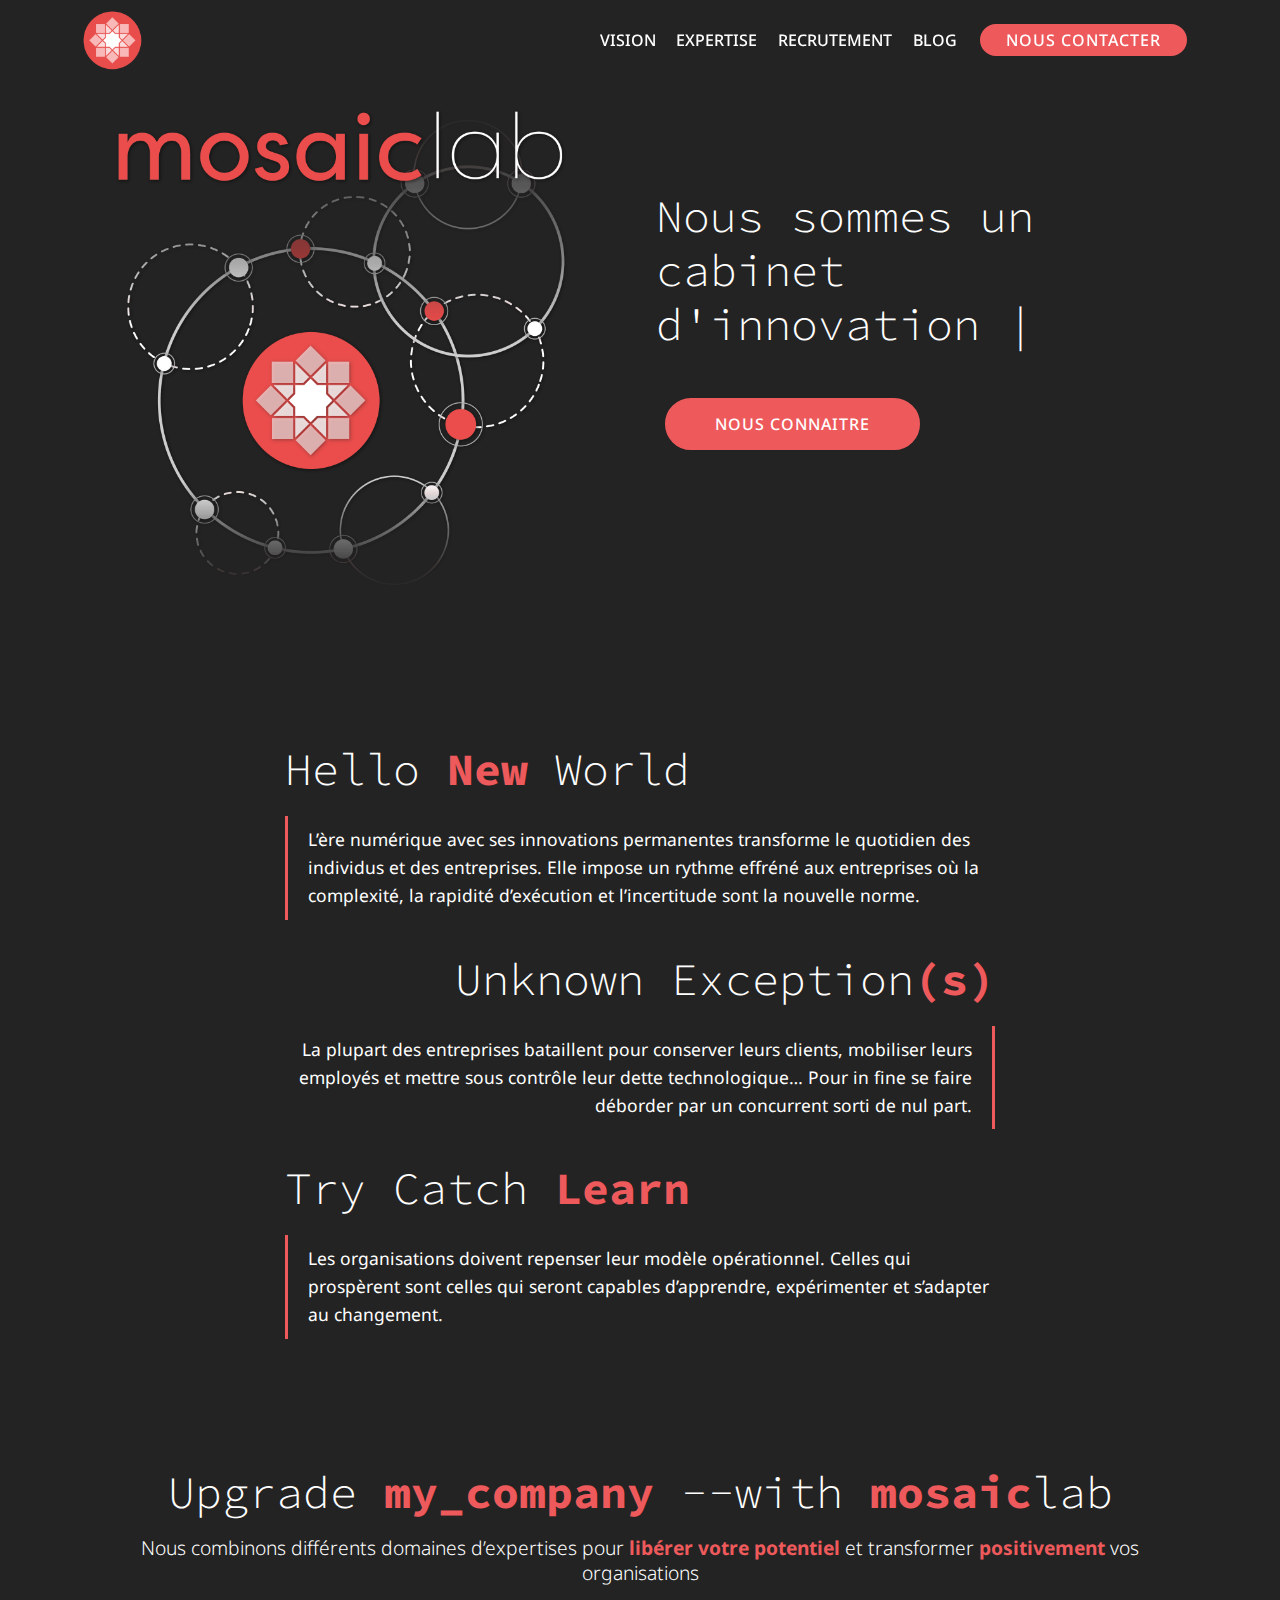
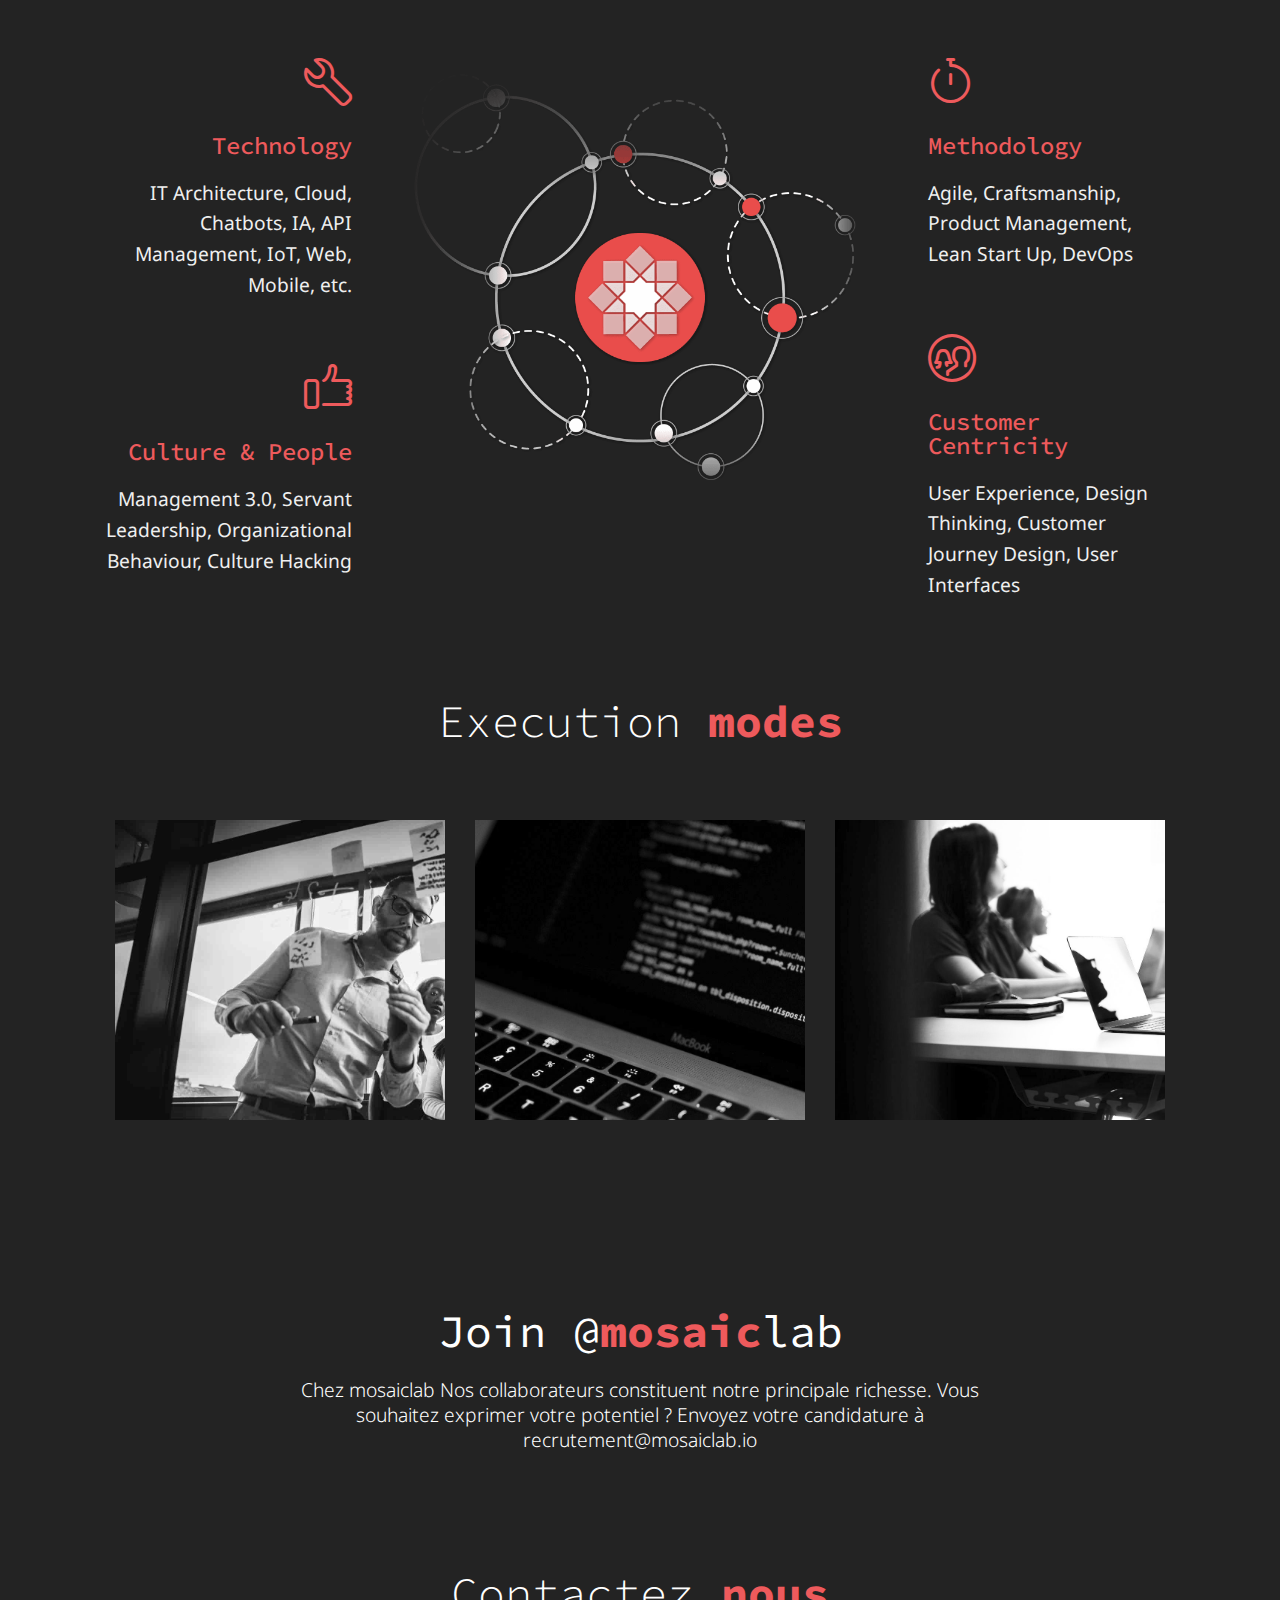
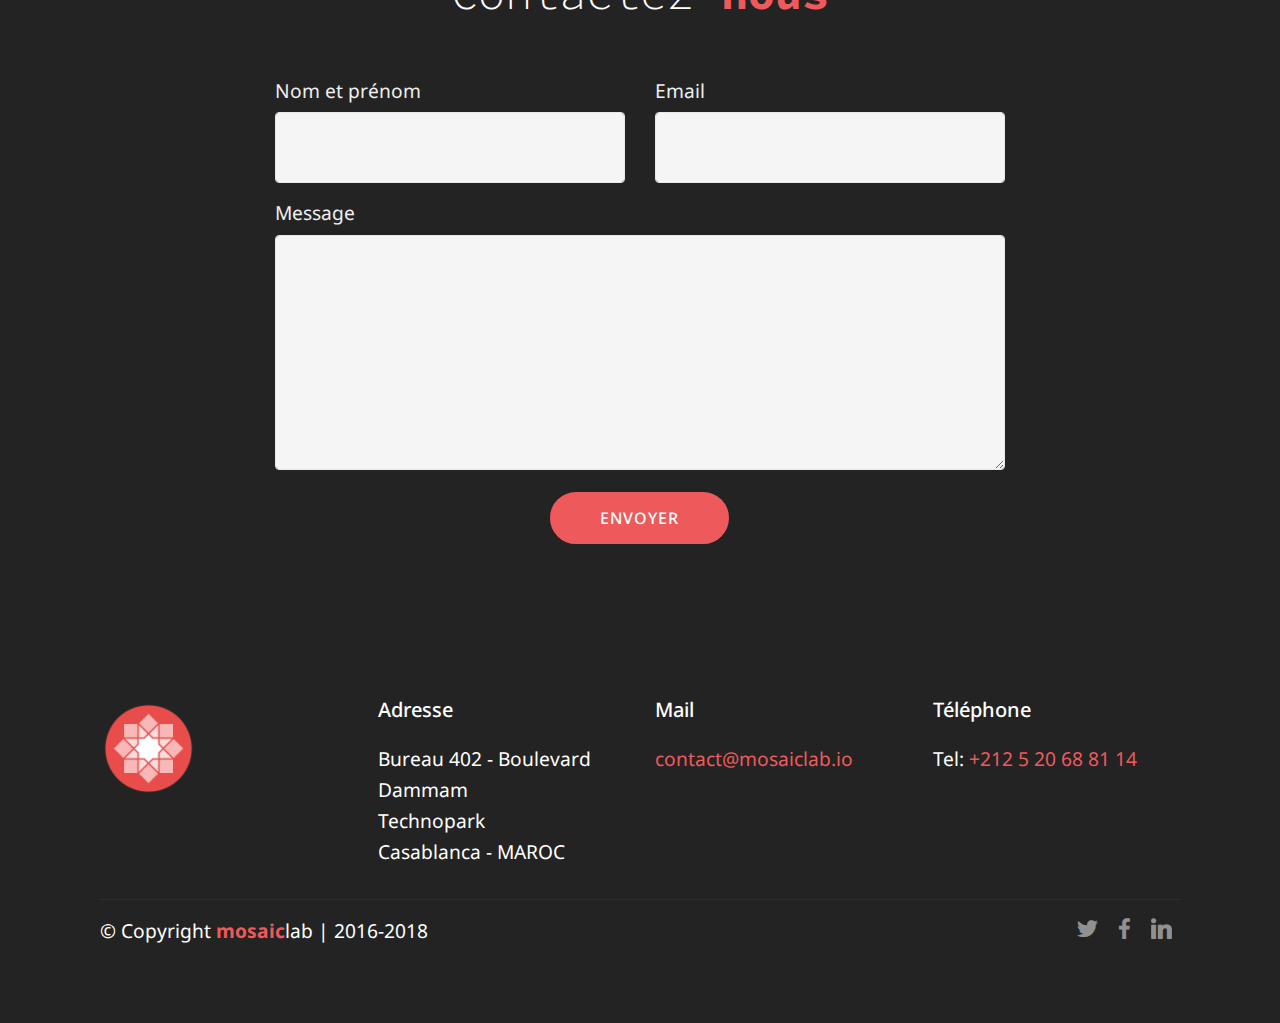
<file: index.html>
<!DOCTYPE html>
<html>
<head>
  <meta charset="UTF-8">
  <meta http-equiv="X-UA-Compatible" content="IE=edge">
  <meta name="viewport" content="width=device-width, initial-scale=1">
  <link rel="shortcut icon" href="assets/images/logo-800x800.png" type="image/x-icon">
  <meta name="description" content="Mosaiclab un cabinet d'innovation technologique, méthodologique et organisationnelle. Notre mission : Vous aider à vous emparer du numérique pour transformer positivement vos organisations">
  <title>Mosaiclab - Unleash Your IT Potential</title>
  <link rel="stylesheet" href="assets/web/assets/mobirise-icons-bold/mobirise-icons-bold.css">
  <link rel="stylesheet" href="assets/tether/tether.min.css">
  <link rel="stylesheet" href="assets/bootstrap/css/bootstrap.min.css">
  <link rel="stylesheet" href="assets/bootstrap/css/bootstrap-grid.min.css">
  <link rel="stylesheet" href="assets/bootstrap/css/bootstrap-reboot.min.css">
  <link rel="stylesheet" href="assets/socicon/css/styles.css">
  <link rel="stylesheet" href="assets/dropdown/css/style.css">
  <link rel="stylesheet" href="assets/theme/css/style.css">
  <link rel="stylesheet" href="assets/mobirise/css/mbr-additional.css" type="text/css">
  <!-- Global site tag (gtag.js) - Google Analytics -->
  <script async src="https://www.googletagmanager.com/gtag/js?id=UA-89540651-1"></script>
  <script>
  window.dataLayer = window.dataLayer || [];
  function gtag(){dataLayer.push(arguments);}
  gtag('js', new Date());

  gtag('config', 'UA-89540651-1');
  </script>
  
  <script>
      window.fbMessengerPlugins = window.fbMessengerPlugins || {
        init: function () {
          FB.init({
            appId            : '1678638095724206',
            autoLogAppEvents : true,
            xfbml            : true,
            version          : 'v2.10'
          });
        }, callable: []
      };
      window.fbAsyncInit = window.fbAsyncInit || function () {
        window.fbMessengerPlugins.callable.forEach(function (item) { item(); });
        window.fbMessengerPlugins.init();
      };
      setTimeout(function () {
        (function (d, s, id) {
          var js, fjs = d.getElementsByTagName(s)[0];
          if (d.getElementById(id)) { return; }
          js = d.createElement(s);
          js.id = id;
          js.src = "//connect.facebook.net/fr_FR/sdk/xfbml.customerchat.js";
          fjs.parentNode.insertBefore(js, fjs);
        }(document, 'script', 'facebook-jssdk'));
      }, 0);
      </script>
      
      <div
        class="fb-customerchat"
        page_id="674611526057441"
        theme_color="#ee5a5c"
        logged_in_greeting="Bonjour ! L'équipe mosaiclab est là pour vous aider."
        logged_out_greeting="Bonjour ! L'équipe mosaiclab est là pour vous aider.">
      </div>
    

  
  
  
</head>
<body>
<section class="menu cid-qwvNXTwRgW" once="menu" id="menu2-9" data-rv-view="543">

    

    <nav class="navbar navbar-expand beta-menu navbar-dropdown align-items-center navbar-fixed-top navbar-toggleable-sm bg-color transparent">
        <button class="navbar-toggler navbar-toggler-right" type="button" data-toggle="collapse" data-target="#navbarSupportedContent" aria-controls="navbarSupportedContent" aria-expanded="false" aria-label="Toggle navigation">
            <div class="hamburger">
                <span></span>
                <span></span>
                <span></span>
                <span></span>
            </div>
        </button>
        <div class="menu-logo">
            <div class="navbar-brand">
                <span class="navbar-logo">
                    <a href="http://mosaiclab.io">
                        <img src="assets/images/logo-800x800.png" alt="mosaiclab" title="Accueil" media-simple="true" style="height: 4rem;">
                    </a>
                </span>
                
            </div>
        </div>
        <div class="collapse navbar-collapse" id="navbarSupportedContent">
            <ul class="navbar-nav nav-dropdown" data-app-modern-menu="true"><li class="nav-item">
                    <a class="nav-link link text-white display-4" href="index.html#content4-d">VISION</a>
                </li><li class="nav-item"><a class="nav-link link text-white display-4" href="index.html#features12-u">EXPERTISE</a></li>
                <li class="nav-item">
                    <a class="nav-link link text-white display-4" href="index.html#content5-1f">
                        RECRUTEMENT</a>
                </li><li class="nav-item"><a class="nav-link link text-white display-4" href="https://medium.com/mosaiclab" target="_blank">BLOG</a></li></ul>
            <div class="navbar-buttons mbr-section-btn"><a class="btn btn-sm btn-primary display-4" href="index.html#form1-11">NOUS CONTACTER</a></div>
        </div>
    </nav>
</section>
<section class="header3 cid-qAp9DrYT38" id="header3-i" data-rv-view="538">
    <div class="container">
        <div class="media-container-row">
            <div class="mbr-figure" style="width: 100%;">
                <img src="assets/images/mosaiclab-design-1600x1600.png" alt="mosaiclab" title="" media-simple="true">
            </div>

            <div class="media-content">
                <h1 class="move-top mbr-section-title mbr-white pb-3 mbr-fonts-style display-1">Nous sommes un cabinet d'innovation <div id="typed-strings"></div></h1>
                
                <div class="mbr-section-text mbr-white pb-3 ">
                    
                </div>
                <div class="mbr-section-btn"><a class="btn btn-md btn-primary display-4" href="index.html#content4-d">NOUS CONNAITRE</a></div>
            </div>
        </div>
    </div>

</section>

<section class="mbr-section content4 cid-qAowHPbqe2" id="content4-d" data-rv-view="541">

    

    <div class="container">
        <div class="media-container-row">
            <div class="title col-12 col-md-8">
                <h2 class="align-center pb-3 mbr-fonts-style display-1">
                    Hello <strong class="red-font">New&nbsp;</strong>World</h2>
                
                
            </div>
        </div>
    </div>
</section>

<section class="mbr-section article content1 cid-qAponvwnwf" id="content2-k" data-rv-view="545">

     

    <div class="container">
        <div class="media-container-row">
            <div class="mbr-text col-12 col-md-8 mbr-fonts-style display-7">
                <blockquote><span style="font-style: normal;">L’ère numérique avec ses innovations permanentes transforme le quotidien des individus et des entreprises. Elle impose un rythme effréné aux entreprises où la complexité, la rapidité d’exécution et l’incertitude sont la nouvelle norme.</span></blockquote>
            </div>
        </div>
    </div>
</section>

<section class="mbr-section content4 cid-qApoTPtrs6" id="content4-l" data-rv-view="546">

    

    <div class="container">
        <div class="media-container-row">
            <div class="title col-12 col-md-8">
                <h2 class="align-center pb-3 mbr-fonts-style display-1">
                    Unknown Exception<strong class="red-font">(s)</strong></h2>
                
                
            </div>
        </div>
    </div>
</section>

<section class="mbr-section article content1 cid-qAppcfwguc" id="content2-m" data-rv-view="548">

     

    <div class="container">
        <div class="media-container-row">
            <div class="mbr-text col-12 col-md-8 mbr-fonts-style display-7">
                <blockquote class="blockquote-left"><span style="font-style: normal;">La plupart des entreprises bataillent pour conserver leurs clients, mobiliser leurs employés et mettre sous contrôle leur dette technologique… Pour in fine se faire déborder par un concurrent sorti de nul part.</span></blockquote>
            </div>
        </div>
    </div>
</section>

<section class="mbr-section content4 cid-qAqCq0Hm7L" id="content4-16" data-rv-view="549">

    

    <div class="container">
        <div class="media-container-row">
            <div class="title col-12 col-md-8">
                <h2 class="align-center pb-3 mbr-fonts-style display-1">
                    Try Catch&nbsp;<strong class="red-font">Learn</strong></h2>
                
                
            </div>
        </div>
    </div>
</section>

<section class="mbr-section article content1 cid-qAqCsZRJda" id="content2-17" data-rv-view="551">

     

    <div class="container">
        <div class="media-container-row">
            <div class="mbr-text col-12 col-md-8 mbr-fonts-style display-7">
                <blockquote><span style="font-style: normal;">Les organisations doivent repenser leur modèle opérationnel. Celles qui prospèrent sont celles qui seront capables d’apprendre, expérimenter et s’adapter au changement.</span></blockquote>
            </div>
        </div>
    </div>
</section>

<section class="features12 cid-qAqm6WSSXu" id="features12-u" data-rv-view="552">
    
    

    

    <div class="container">
        <h2 class="mbr-section-title pb-2 mbr-fonts-style display-1">
            Upgrade <strong class="red-font">my_company</strong>&nbsp;--with&nbsp;<strong class="red-font">mosaic</strong>lab</h2>
        <h3 class="mbr-section-subtitle pb-3 mbr-fonts-style display-7">Nous combinons différents domaines d’expertises pour <strong class="red-font">libérer votre potentiel</strong> et transformer <strong class="red-font">positivement</strong> vos organisations</h3>

        <div class="media-container-row pt-5">
            <div class="block-content align-right">
                <div class="card pl-3 pr-3 pb-5">
                    <div class="mbr-card-img-title">
                        <div class="card-img pb-3">
                             <span class="mbr-iconfont mbrib-setting3" style="color: rgb(238, 90, 92);" media-simple="true"></span>
                        </div>
                        <div class="mbr-crt-title">
                            <h4 class="card-title py-2 mbr-crt-title mbr-fonts-style display-5">Technology</h4>
                        </div>
                    </div>                

                    <div class="card-box">
                        <p class="mbr-text mbr-section-text mbr-fonts-style display-7">
                            IT Architecture, Cloud, Chatbots, IA, API Management, IoT, Web, Mobile, etc.</p>
                    </div>
                </div>

                <div class="card pl-3 pr-3 pb-5">
                    <div class="mbr-card-img-title">
                        <div class="card-img pb-3">
                            <span class="mbr-iconfont mbrib-like" style="color: rgb(238, 90, 92);" media-simple="true"></span>
                        </div>
                        <div class="mbr-crt-title">
                            <h4 class="card-title py-2 mbr-crt-title mbr-fonts-style display-5">
                                Culture &amp; People</h4>
                        </div>
                    </div>
                    <div class="card-box">
                        <p class="mbr-text mbr-section-text mbr-fonts-style display-7">
                            Management 3.0, Servant Leadership, Organizational Behaviour, Culture Hacking</p>
                    </div>
                </div>
            </div>

            <div class="mbr-figure" style="width: 49%;">
                <img src="assets/images/mosaiclab-design-2-1600x1600.png" alt="mosaiclab" title="" media-simple="true">
            </div>

            <div class="block-content align-left  ">
                <div class="card pl-3 pr-3 pb-5">
                    <div class="mbr-card-img-title">
                        <div class="card-img pb-3">
                             <span class="mbr-iconfont mbrib-timer" style="color: rgb(238, 90, 92);" media-simple="true"></span>
                        </div>
                        <div class="mbr-crt-title">
                            <h4 class="card-title py-2 mbr-crt-title mbr-fonts-style display-5">
                                Methodology</h4>
                        </div>
                    </div>                

                    <div class="card-box">
                        <p class="mbr-text mbr-section-text mbr-fonts-style display-7">
                            Agile, Craftsmanship, Product Management, Lean Start Up, DevOps</p>
                    </div>
                </div>

                <div class="card pl-3 pr-3 pb-5">
                    <div class="mbr-card-img-title">
                        <div class="card-img pb-3">
                            <span class="mbr-iconfont mbrib-users" style="color: rgb(238, 90, 92);" media-simple="true"></span>
                        </div>
                        <div class="mbr-crt-title">
                            <h4 class="card-title py-2 mbr-crt-title mbr-fonts-style display-5">
                                Customer Centricity</h4>
                        </div>
                    </div>
                    <div class="card-box">
                        <p class="mbr-text mbr-section-text mbr-fonts-style display-7">
                            User Experience, Design Thinking, Customer Journey Design, User Interfaces</p>
                    </div>
                </div>
            </div>
        </div>
    </div>
</section>

<section class="features15 cid-qAMw8Ykcvx" id="features15-2l" data-rv-view="555">

    

    
    <div class="container">
        <h2 class="mbr-section-title pb-3 align-center mbr-fonts-style display-1">
            Execution <strong class="red-font">modes</strong></h2>
        

        <div class="media-container-row container pt-5 mt-2">

            <div class="col-12 col-md-6 mb-4 col-lg-4">
                <div class="card flip-card p-5 align-center">
                    <div class="card-front card_cont">
                        <img src="assets/images/mbr-1623x1080.jpg" alt="mosaiclab" title="" media-simple="true">
                    </div>
                    <div class="card_back card_cont">
                        <h4 class="card-title display-5 py-2 mbr-fonts-style">Consulting</h4>
                        <p class="mbr-text mbr-fonts-style display-7">
                            Nous co-designons avec vous votre stratégie numérique sous tous ses angles</p>
                    </div>
                </div>
            </div>

            <div class="col-12 col-md-6 mb-4 col-lg-4">
                
                <div class="card flip-card p-5 align-center">
                    <div class="card-front card_cont">
                        <img src="assets/images/mbr-4-1620x1080.jpg" alt="mosaiclab" title="" media-simple="true">
                    </div>
                    <div class="card_back card_cont">
                        <h4 class="card-title py-2 mbr-fonts-style display-5">Delivery</h4>
                        <p class="mbr-text mbr-fonts-style display-7">
                            Nous construisons avec vous vos solutions numériques de demain</p>
                    </div>
                </div>
            </div>
            
            <div class="col-12 col-md-6 mb-4 col-lg-4">
                <div class="card flip-card p-5 align-center">
                    <div class="card-front card_cont">
                        <img src="assets/images/mbr-1-1618x1080.jpg" alt="mosaiclab" title="" media-simple="true">
                    </div>
                    <div class="card_back card_cont">
                        <h4 class="card-title py-2 mbr-fonts-style display-5">
                            Training</h4>
                        <p class="mbr-text mbr-fonts-style display-7">
                            Nous partageons avec vous nos savoirs et nos expertises autour du numérique</p>
                    </div>
                </div> 
            </div>

            
        </div>
</div></section>

<section class="mbr-section content5 cid-qAwhyFw33H" id="content5-1f" data-rv-view="558">

    

    

    <div class="container">
        <div class="media-container-row">
            <div class="title col-12 col-md-8">
                <h2 class="align-center mbr-bold mbr-white pb-3 mbr-fonts-style display-1"><span style="font-weight: normal;">Join @</span><span class="red-font">mosaic</span><span style="font-weight: normal;">lab</span></h2>
                <h3 class="mbr-section-subtitle align-center mbr-light mbr-white pb-3 mbr-fonts-style display-7">Chez mosaiclab Nos collaborateurs constituent notre principale richesse. Vous souhaitez exprimer votre potentiel ? Envoyez votre candidature à recrutement@mosaiclab.io</h3>
                
                
            </div>
        </div>
    </div>
</section>

<!--<section class="features13 cid-qAtiqX7FRc" id="features13-1a" data-rv-view="561">

    

    
    <div class="container">
        

        <div class="media-container-row container">
            <div class="card col-12 col-md-6 p-5 m-3 align-center">
                <div class="card-img">
                    <a href="recrutement-front-end-developer.html" target="_blank"><img src="assets/images/mbr-4-1620x1080.jpg" alt="" title="" media-simple="true"></a>
                </div>
                <h4 class="card-title py-2 mbr-fonts-style display-2"><a href="recrutement-front-end-developer.html" target="_blank">Developpeur Front End JS</a></h4>
                <p class="mbr-text mbr-fonts-style display-7">
                    Casablanca - CDI</p>
            </div>
            <div class="card col-12 col-md-6 p-5 m-3 align-center">
                <div class="card-img">
                    <a href="recrutement-architecte-si.html" target="_blank"><img src="assets/images/mbr-6-1620x1080.jpg" alt="" title="" media-simple="true"></a>
                </div>
                <h4 class="card-title py-2 mbr-fonts-style display-2"><a href="recrutement-architecte-si.html" target="_blank">Architecte SI</a></h4>
                <p class="mbr-text mbr-fonts-style display-7">
                    Casablanca - CDI</p>
            </div>
                
        </div>
</div></section>
-->

<section class="mbr-section form1 cid-qAqxXuUCjV" id="form1-11" data-rv-view="564">

    

    
    <div class="container">
        <div class="row justify-content-center">
            <div class="title col-12 col-lg-8">
                <h2 class="mbr-section-title align-center pb-3 mbr-fonts-style display-1">
                    Contactez <strong class="red-font">nous</strong></h2>
                
            </div>
        </div>
    </div>
    <div class="container">
        <div class="row justify-content-center">
            <div class="media-container-column col-lg-8" data-form-type="formoid">
                    <div data-form-alert="" hidden="">Merci pour votre message. Nous prendrons contact avec vous très rapidement.</div>
            
                    <form class="mbr-form" action="https://mobirise.com/" method="post" data-form-title="Mobirise Form"><input type="hidden" data-form-email="true" value="fMSlJlXPpEP/F0JVL/ilqjMCVnSaTEVMRJKHfSYABwK2GpaICVYa3fUUYe+WWetRqWCHNr0d3hfi/pbwqHHpu3415vAc3/tfKNDw9bGoknjfN1E4ZrqkeiJFSYSRgMHa">
                        <div class="row row-sm-offset">
                            <div class="col-md-4 multi-horizontal" data-for="name">
                                <div class="form-group">
                                    <label class="form-control-label mbr-fonts-style display-7" for="name-form1-11">Nom et prénom</label>
                                    <input type="text" class="form-control" name="name" data-form-field="Name" required="" id="name-form1-11">
                                </div>
                            </div>
                            <div class="col-md-4 multi-horizontal" data-for="email">
                                <div class="form-group">
                                    <label class="form-control-label mbr-fonts-style display-7" for="email-form1-11">Email</label>
                                    <input type="email" class="form-control" name="email" data-form-field="Email" required="" id="email-form1-11">
                                </div>
                            </div>
                            
                        </div>
                        <div class="form-group" data-for="message">
                            <label class="form-control-label mbr-fonts-style display-7" for="message-form1-11">Message</label>
                            <textarea type="text" class="form-control" name="message" rows="7" data-form-field="Message" id="message-form1-11"></textarea>
                        </div>
            
                        <span class="input-group-btn"><button href="" type="submit" class="btn btn-primary btn-form display-4">ENVOYER</button></span>
                    </form>
            </div>
        </div>
    </div>
</section>

<section class="cid-qAqAhuvJNK" id="footer1-12" data-rv-view="567">

    

    

    <div class="container">
        <div class="media-container-row content text-white">
            <div class="col-12 col-md-3">
                <div class="media-wrap">
                    <a href="http://mosaiclab.io">
                        <img src="assets/images/logo-800x800.png" alt="mosaiclab" title="" media-simple="true">
                    </a>
                </div>
            </div>
            <div class="col-12 col-md-3 mbr-fonts-style display-7">
                <h5 class="pb-3">
                    Adresse</h5>
                <p class="mbr-text">Bureau 402 - Boulevard Dammam<br> Technopark<br>Casablanca - MAROC</p>
            </div>
            <div class="col-12 col-md-3 mbr-fonts-style display-7">
                <h5 class="pb-3">
                    Mail</h5>
                <p class="mbr-text"><a href="mailto:contact@mosaiclab.io">contact@mosaiclab.io</a><br></p>
            </div>
            <div class="col-12 col-md-3 mbr-fonts-style display-7">
                <h5 class="pb-3">
                    Téléphone</h5>
                <p class="mbr-text">Tel: <a href="tel:+212 5 20 68 81 14">+212 5 20 68 81 14</a></p>
            </div>
        </div>
        <div class="footer-lower">
            <div class="media-container-row">
                <div class="col-sm-12">
                    <hr>
                </div>
            </div>
            <div class="media-container-row mbr-white">
                <div class="col-sm-6 copyright">
                    <p class="mbr-text mbr-fonts-style display-7">
                        © Copyright <strong class="red-font">mosaic</strong>lab | 2016-2018</p>
                </div>
                <div class="col-md-6">
                    <div class="social-list align-right">
                        <div class="soc-item">
                            <a href="https://twitter.com/mosaiclab_io" target="_blank">
                                <span class="mbr-iconfont mbr-iconfont-social socicon-twitter socicon" media-simple="true"></span>
                            </a>
                        </div>
                        <div class="soc-item">
                            <a href="https://www.facebook.com/mosaiclab.io/" target="_blank">
                                <span class="mbr-iconfont mbr-iconfont-social socicon-facebook socicon" media-simple="true"></span>
                            </a>
                        </div>
                        <div class="soc-item">
                            <a href="https://www.linkedin.com/company/mosaiclab.io/" target="_blank">
                                <span class="mbr-iconfont mbr-iconfont-social socicon-linkedin socicon" media-simple="true"></span>
                            </a>
                        </div>
                        
                        
                        
                    </div>
                </div>
            </div>
        </div>
    </div>
</section>


  <script src="assets/web/assets/jquery/jquery.min.js"></script>
  <script src="assets/popper/popper.min.js"></script>
  <script src="assets/tether/tether.min.js"></script>
  <script src="assets/bootstrap/js/bootstrap.min.js"></script>
  <script src="assets/dropdown/js/script.min.js"></script>
  <script src="assets/touch-swipe/jquery.touch-swipe.min.js"></script>
  <script src="assets/smooth-scroll/smooth-scroll.js"></script>
  <script src="assets/theme/js/script.js"></script>
  <script src="assets/formoid/formoid.min.js"></script>
  <script src="assets/typed/typed.min.js"></script>
<script>
var typed = new Typed('#typed-strings', {
strings: ['technologique','méthodologique', 'organisationnelle'],
typeSpeed: 40,
backSpeed: 40,
showCursor: true,
cursorChar:'|',
smartBackspace: true, // this is a default
loop: true,
autoInsertCSS: true,
startDelay: 2000
});
</script>
  
  
 <div id="scrollToTop" class="scrollToTop mbr-arrow-up"><a style="text-align: center;"><i class="mbrib-down mbr-iconfont"></i></a></div>
  </body>
</html>
</file>
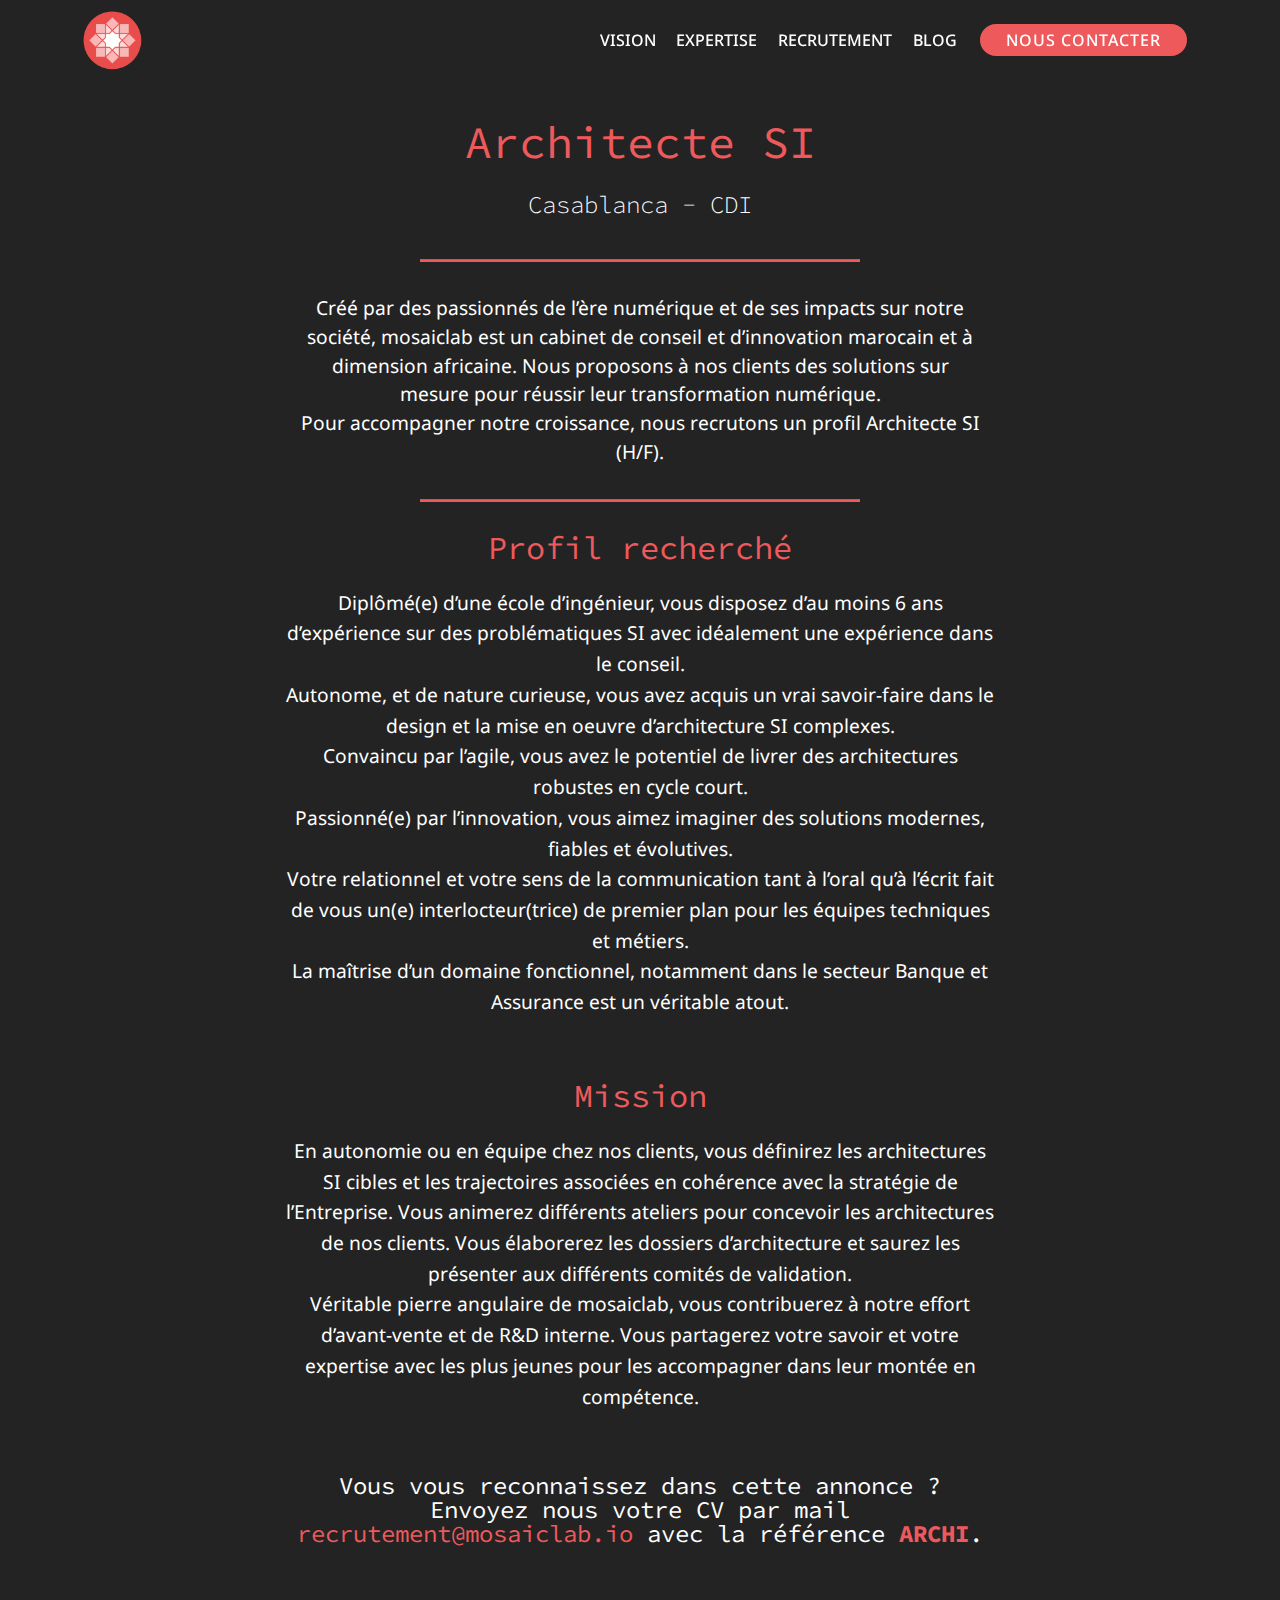
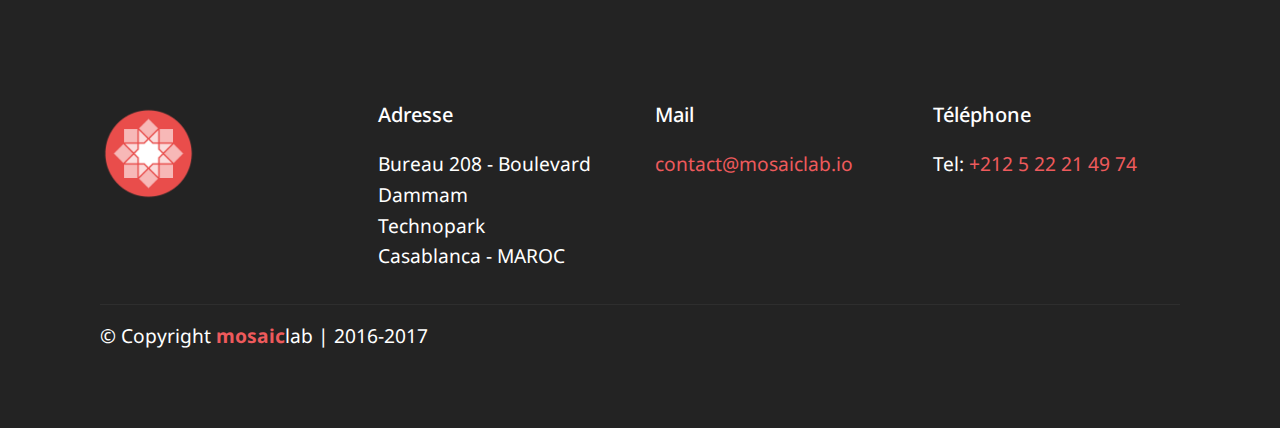
<file: recrutement-architecte-si.html>
<!DOCTYPE html>
<html>
<head>
  <meta charset="UTF-8">
  <meta http-equiv="X-UA-Compatible" content="IE=edge">
  <meta name="generator" content="Mobirise v4.3.2, mobirise.com">
  <meta name="viewport" content="width=device-width, initial-scale=1">
  <link rel="shortcut icon" href="assets/images/logo-800x800.png" type="image/x-icon">
  <meta name="description" content="Mosaiclab recrute un architecte SI">
  <title>Architecte SI</title>
  <link rel="stylesheet" href="assets/tether/tether.min.css">
  <link rel="stylesheet" href="assets/bootstrap/css/bootstrap.min.css">
  <link rel="stylesheet" href="assets/bootstrap/css/bootstrap-grid.min.css">
  <link rel="stylesheet" href="assets/bootstrap/css/bootstrap-reboot.min.css">
  <link rel="stylesheet" href="assets/dropdown/css/style.css">
  <link rel="stylesheet" href="assets/theme/css/style.css">
  <link rel="stylesheet" href="assets/mobirise/css/mbr-additional.css" type="text/css">
  <!-- Global site tag (gtag.js) - Google Analytics -->
  <script async src="https://www.googletagmanager.com/gtag/js?id=UA-89540651-1"></script>
  <script>
  window.dataLayer = window.dataLayer || [];
  function gtag(){dataLayer.push(arguments);}
  gtag('js', new Date());

  gtag('config', 'UA-89540651-1');
  </script>

  
  
  
</head>
<body>
<section class="menu cid-qwvNXTwRgW" once="menu" id="menu2-2m" data-rv-view="589">

    

    <nav class="navbar navbar-expand beta-menu navbar-dropdown align-items-center navbar-fixed-top navbar-toggleable-sm bg-color transparent">
        <button class="navbar-toggler navbar-toggler-right" type="button" data-toggle="collapse" data-target="#navbarSupportedContent" aria-controls="navbarSupportedContent" aria-expanded="false" aria-label="Toggle navigation">
            <div class="hamburger">
                <span></span>
                <span></span>
                <span></span>
                <span></span>
            </div>
        </button>
        <div class="menu-logo">
            <div class="navbar-brand">
                <span class="navbar-logo">
                    <a href="http://mosaiclab.io">
                        <img src="assets/images/logo-800x800.png" alt="mosaiclab" title="Accueil" media-simple="true" style="height: 4rem;">
                    </a>
                </span>
                
            </div>
        </div>
        <div class="collapse navbar-collapse" id="navbarSupportedContent">
            <ul class="navbar-nav nav-dropdown" data-app-modern-menu="true"><li class="nav-item">
                    <a class="nav-link link text-white display-4" href="index.html#content4-d">VISION</a>
                </li><li class="nav-item"><a class="nav-link link text-white display-4" href="index.html#features12-u">EXPERTISE</a></li>
                <li class="nav-item">
                    <a class="nav-link link text-white display-4" href="index.html#content5-1f">
                        RECRUTEMENT</a>
                </li><li class="nav-item"><a class="nav-link link text-white display-4" href="https://medium.com/mosaiclab" target="_blank">BLOG</a></li></ul>
            <div class="navbar-buttons mbr-section-btn"><a class="btn btn-sm btn-primary display-4" href="index.html#form1-11">NOUS CONTACTER</a></div>
        </div>
    </nav>
</section>

<section class="engine"><a href="https://mobirise.co/d">free web page software</a></section><section class="mbr-section content5 cid-qAMWQlIhDm" id="content5-2n" data-rv-view="591">

    

    

    <div class="container">
        <div class="media-container-row">
            <div class="title col-12 col-md-8">
                <h2 class="align-center mbr-bold mbr-white pb-3 mbr-fonts-style display-1"><span style="font-weight: normal;">Architecte SI</span></h2>
                <h3 class="mbr-section-subtitle align-center mbr-light mbr-white pb-3 mbr-fonts-style display-5">Casablanca - CDI</h3>
                
                
            </div>
        </div>
    </div>
</section>

<section class="mbr-section article content10 cid-qAMWR9wbql" id="content10-2o" data-rv-view="594">
    
     

    <div class="container">
        <div class="inner-container" style="width: 62%;">
            <hr class="line" style="width: 64%;">
            <div class="section-text align-center mbr-white mbr-fonts-style display-7">Créé par des passionnés de l’ère numérique et de ses impacts sur notre société, mosaiclab est un cabinet de conseil et d’innovation marocain et à dimension africaine.&nbsp;<span style="font-size: 1.2rem;">Nous proposons à nos clients des solutions sur mesure pour réussir leur transformation numérique.</span><div>Pour accompagner notre croissance, nous recrutons un profil Architecte SI (H/F).</div></div>
            <hr class="line" style="width: 64%;">
        </div>
    </div>
</section>

<section class="mbr-section content5 cid-qAMWRA3H4K" id="content5-2p" data-rv-view="596">

    

    

    <div class="container">
        <div class="media-container-row">
            <div class="title col-12 col-md-8">
                <h2 class="align-center mbr-bold mbr-white pb-3 mbr-fonts-style display-2"><span style="font-weight: normal;">Profil recherché</span></h2>
                
                <p class="mbr-text align-center mbr-white pb-3 mbr-fonts-style display-7">Diplômé(e) d’une école d’ingénieur, vous disposez d’au moins 6 ans d’expérience sur des problématiques SI avec idéalement une expérience dans le conseil.<br>Autonome, et de nature curieuse, vous avez acquis un vrai savoir-faire dans le design et la mise en oeuvre d’architecture SI complexes.<br>Convaincu par l’agile, vous avez le potentiel de livrer des architectures robustes en cycle court.<br>Passionné(e) par l’innovation, vous aimez imaginer des solutions modernes, fiables et évolutives.<br>Votre relationnel et votre sens de la communication tant à l’oral qu’à l’écrit fait de vous un(e) interlocteur(trice) de premier plan pour les équipes techniques et métiers.<br>La maîtrise d’un domaine fonctionnel, notamment dans le secteur Banque et Assurance est un véritable atout.<br></p>
                
            </div>
        </div>
    </div>
</section>

<section class="mbr-section content5 cid-qAMWSyCKk6" id="content5-2q" data-rv-view="599">

    

    

    <div class="container">
        <div class="media-container-row">
            <div class="title col-12 col-md-8">
                <h2 class="align-center mbr-bold mbr-white pb-3 mbr-fonts-style display-2"><span style="font-weight: normal;">Mission</span></h2>
                
                <p class="mbr-text align-center mbr-white pb-3 mbr-fonts-style display-7">En autonomie ou en équipe chez nos clients, vous définirez les architectures SI cibles et les trajectoires associées en cohérence avec la stratégie de l’Entreprise. Vous animerez différents ateliers pour concevoir les architectures de nos clients. Vous élaborerez les dossiers d’architecture et saurez les présenter aux différents comités de validation.<br>Véritable pierre angulaire de mosaiclab, vous contribuerez à notre effort d’avant-vente et de R&amp;D interne. Vous partagerez votre savoir et votre expertise avec les plus jeunes pour les accompagner dans leur montée en compétence.<br></p>
                
            </div>
        </div>
    </div>
</section>

<section class="mbr-section content5 cid-qAMWTlRxC2" id="content5-2r" data-rv-view="602">

    

    

    <div class="container">
        <div class="media-container-row">
            <div class="title col-12 col-md-8">
                <h2 class="align-center mbr-bold mbr-white pb-3 mbr-fonts-style display-5"><span style="font-weight: normal;">Vous vous reconnaissez dans cette annonce ? Envoyez nous votre CV par mail <a href="mailto:recrutement@mosaiclab.io">recrutement@mosaiclab.io</a>&nbsp;avec la référence </span><span class="red-font">ARCHI</span><span style="font-weight: normal;">.</span></h2>
                
                
                
            </div>
        </div>
    </div>
</section>
    <section class="cid-qAqAhuvJNK" id="footer1-12" data-rv-view="567">

    

    

    <div class="container">
        <div class="media-container-row content text-white">
            <div class="col-12 col-md-3">
                <div class="media-wrap">
                    <a href="http://mosaiclab.io">
                        <img src="assets/images/logo-800x800.png" alt="mosaiclab" title="" media-simple="true">
                    </a>
                </div>
            </div>
            <div class="col-12 col-md-3 mbr-fonts-style display-7">
                <h5 class="pb-3">
                    Adresse</h5>
                <p class="mbr-text">Bureau 208 - Boulevard Dammam<br> Technopark<br>Casablanca - MAROC</p>
            </div>
            <div class="col-12 col-md-3 mbr-fonts-style display-7">
                <h5 class="pb-3">
                    Mail</h5>
                <p class="mbr-text"><a href="mailto:contact@mosaiclab.io">contact@mosaiclab.io</a><br></p>
            </div>
            <div class="col-12 col-md-3 mbr-fonts-style display-7">
                <h5 class="pb-3">
                    Téléphone</h5>
                <p class="mbr-text">Tel: <a href="tel:+212 5 22 21 49 74">+212 5 22 21 49 74</a></p>
            </div>
        </div>
        <div class="footer-lower">
            <div class="media-container-row">
                <div class="col-sm-12">
                    <hr>
                </div>
            </div>
            <div class="media-container-row mbr-white">
                <div class="col-sm-6 copyright">
                    <p class="mbr-text mbr-fonts-style display-7">
                        © Copyright <strong class="red-font">mosaic</strong>lab | 2016-2017</p>
                </div>
                <div class="col-md-6">
                    <div class="social-list align-right">
                        <div class="soc-item">
                            <a href="https://twitter.com/mosaiclab_io" target="_blank">
                                <span class="mbr-iconfont mbr-iconfont-social socicon-twitter socicon" media-simple="true"></span>
                            </a>
                        </div>
                        <div class="soc-item">
                            <a href="https://www.facebook.com/mosaiclab.io/" target="_blank">
                                <span class="mbr-iconfont mbr-iconfont-social socicon-facebook socicon" media-simple="true"></span>
                            </a>
                        </div>
                        <div class="soc-item">
                            <a href="https://www.linkedin.com/company/mosaiclab.io/" target="_blank">
                                <span class="mbr-iconfont mbr-iconfont-social socicon-linkedin socicon" media-simple="true"></span>
                            </a>
                        </div>
                        
                        
                        
                    </div>
                </div>
            </div>
        </div>
    </div>
</section>


  <script src="assets/web/assets/jquery/jquery.min.js"></script>
  <script src="assets/popper/popper.min.js"></script>
  <script src="assets/tether/tether.min.js"></script>
  <script src="assets/bootstrap/js/bootstrap.min.js"></script>
  <script src="assets/smooth-scroll/smooth-scroll.js"></script>
  <script src="assets/dropdown/js/script.min.js"></script>
  <script src="assets/touch-swipe/jquery.touch-swipe.min.js"></script>
  <script src="assets/theme/js/script.js"></script>
  
  
 <div id="scrollToTop" class="scrollToTop mbr-arrow-up"><a style="text-align: center;"><i class="mbri-down mbr-iconfont"></i></a></div>
  </body>
</html>
</file>
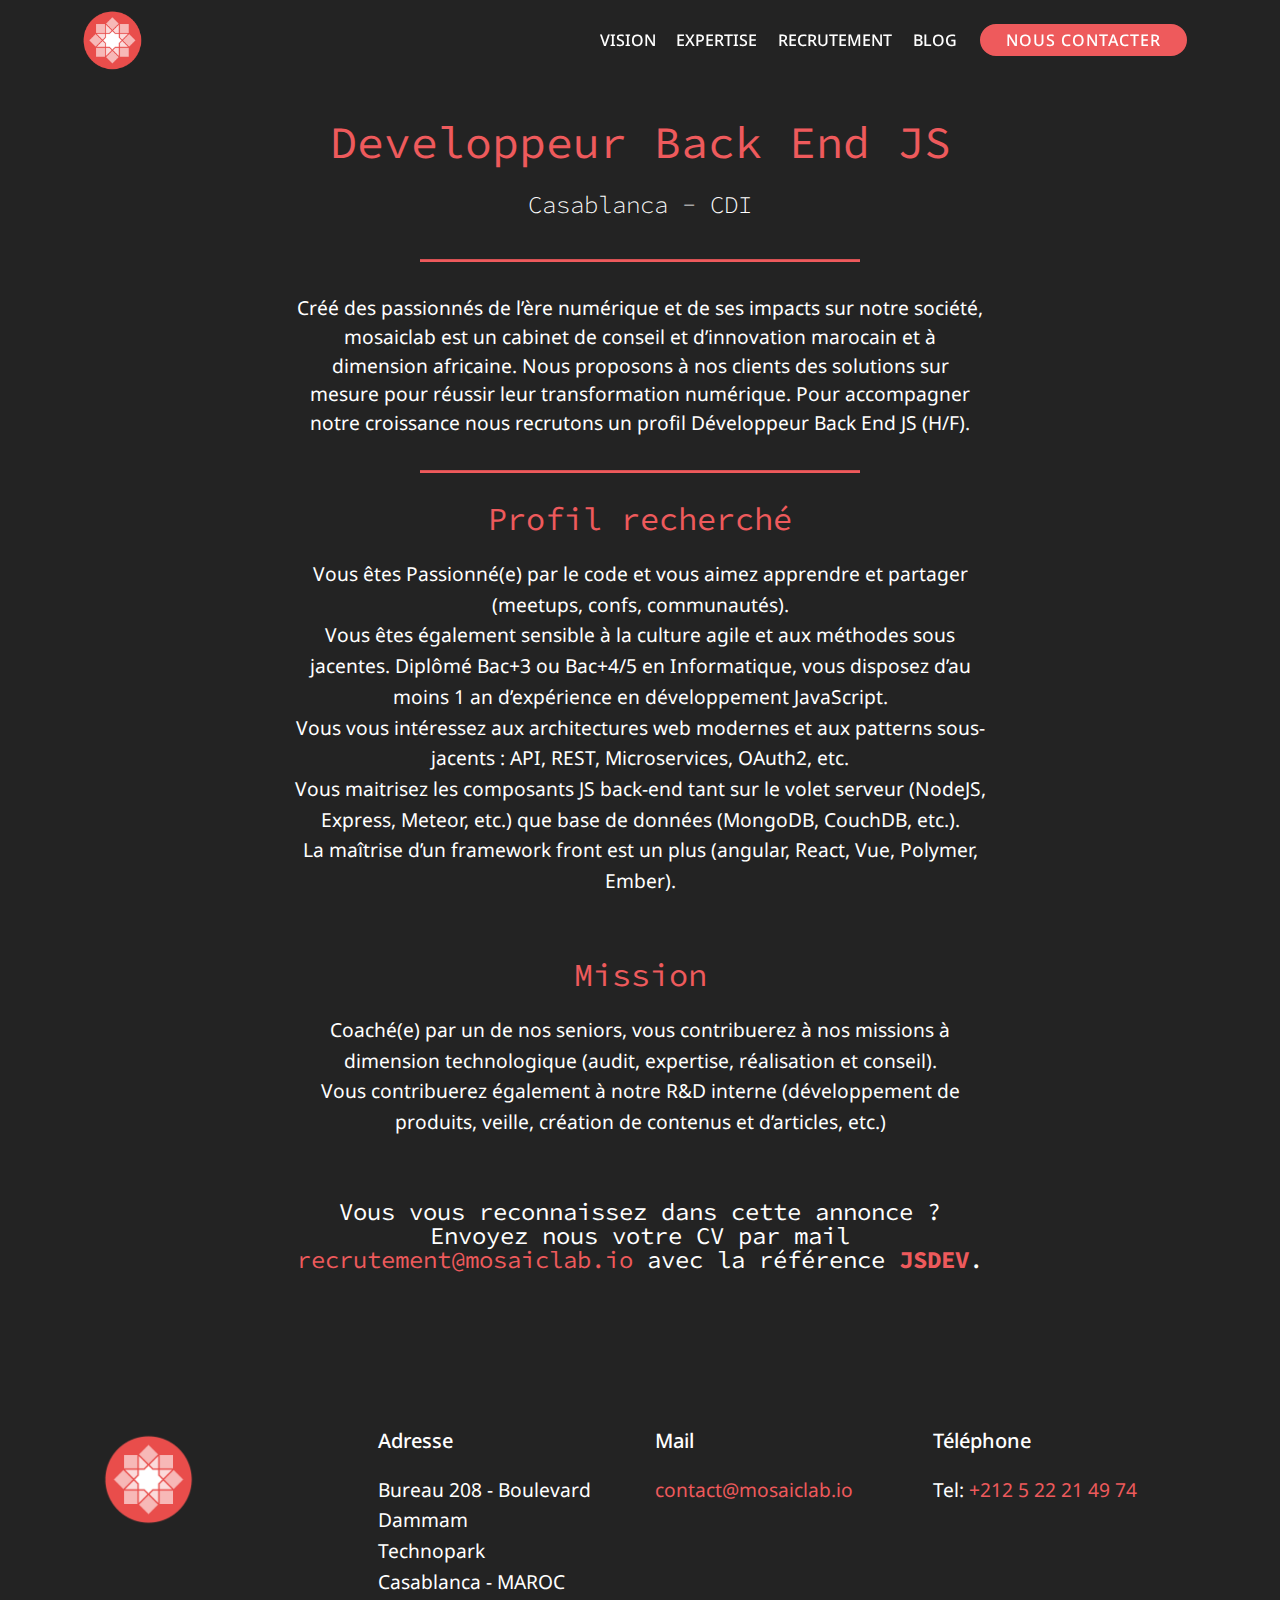
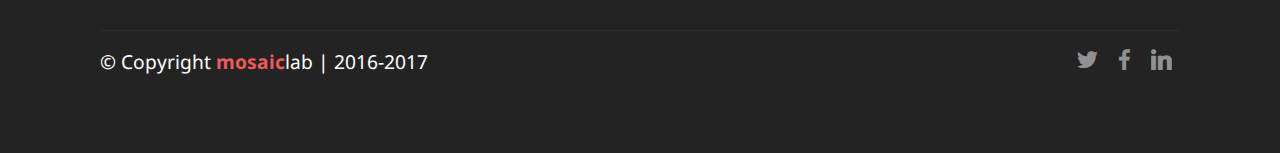
<file: recrutement-back-end-developer.html>
<!DOCTYPE html>
<html>
<head>
  <meta charset="UTF-8">
  <meta http-equiv="X-UA-Compatible" content="IE=edge">
  <meta name="generator" content="Mobirise v4.3.2, mobirise.com">
  <meta name="viewport" content="width=device-width, initial-scale=1">
  <link rel="shortcut icon" href="assets/images/logo-800x800.png" type="image/x-icon">
  <meta name="description" content="Mosaiclab recrute un développeur JS back-end">
  <title>Back-End JS Developer</title>
  <link rel="stylesheet" href="assets/tether/tether.min.css">
  <link rel="stylesheet" href="assets/bootstrap/css/bootstrap.min.css">
  <link rel="stylesheet" href="assets/bootstrap/css/bootstrap-grid.min.css">
  <link rel="stylesheet" href="assets/bootstrap/css/bootstrap-reboot.min.css">
  <link rel="stylesheet" href="assets/dropdown/css/style.css">
  <link rel="stylesheet" href="assets/socicon/css/styles.css">
  <link rel="stylesheet" href="assets/theme/css/style.css">
  <link rel="stylesheet" href="assets/mobirise/css/mbr-additional.css" type="text/css">
  <!-- Global site tag (gtag.js) - Google Analytics -->
  <script async src="https://www.googletagmanager.com/gtag/js?id=UA-89540651-1"></script>
  <script>
  window.dataLayer = window.dataLayer || [];
  function gtag(){dataLayer.push(arguments);}
  gtag('js', new Date());

  gtag('config', 'UA-89540651-1');
  </script>

  
  
  
</head>
<body>
<section class="menu cid-qwvNXTwRgW" once="menu" id="menu2-1y" data-rv-view="575">

    

    <nav class="navbar navbar-expand beta-menu navbar-dropdown align-items-center navbar-fixed-top navbar-toggleable-sm bg-color transparent">
        <button class="navbar-toggler navbar-toggler-right" type="button" data-toggle="collapse" data-target="#navbarSupportedContent" aria-controls="navbarSupportedContent" aria-expanded="false" aria-label="Toggle navigation">
            <div class="hamburger">
                <span></span>
                <span></span>
                <span></span>
                <span></span>
            </div>
        </button>
        <div class="menu-logo">
            <div class="navbar-brand">
                <span class="navbar-logo">
                    <a href="http://mosaiclab.io">
                        <img src="assets/images/logo-800x800.png" alt="mosaiclab" title="Accueil" media-simple="true" style="height: 4rem;">
                    </a>
                </span>
                
            </div>
        </div>
        <div class="collapse navbar-collapse" id="navbarSupportedContent">
            <ul class="navbar-nav nav-dropdown" data-app-modern-menu="true"><li class="nav-item">
                    <a class="nav-link link text-white display-4" href="index.html#content4-d">VISION</a>
                </li><li class="nav-item"><a class="nav-link link text-white display-4" href="index.html#features12-u">EXPERTISE</a></li>
                <li class="nav-item">
                    <a class="nav-link link text-white display-4" href="index.html#content5-1f">
                        RECRUTEMENT</a>
                </li><li class="nav-item"><a class="nav-link link text-white display-4" href="https://medium.com/mosaiclab" target="_blank">BLOG</a></li></ul>
            <div class="navbar-buttons mbr-section-btn"><a class="btn btn-sm btn-primary display-4" href="index.html#form1-11">NOUS CONTACTER</a></div>
        </div>
    </nav>
</section>

<section class="engine"><a href="https://mobirise.co/q">bootstrap slider</a></section><section class="mbr-section content5 cid-qALXEbeIHL" id="content5-2c" data-rv-view="570">

    

    

    <div class="container">
        <div class="media-container-row">
            <div class="title col-12 col-md-8">
                <h2 class="align-center mbr-bold mbr-white pb-3 mbr-fonts-style display-1"><span style="font-weight: normal;">Developpeur Back End JS</span></h2>
                <h3 class="mbr-section-subtitle align-center mbr-light mbr-white pb-3 mbr-fonts-style display-5">Casablanca - CDI</h3>
                
                
            </div>
        </div>
    </div>
</section>

<section class="mbr-section article content10 cid-qALYAgcSaf" id="content10-2d" data-rv-view="573">
    
     

    <div class="container">
        <div class="inner-container" style="width: 62%;">
            <hr class="line" style="width: 64%;">
            <div class="section-text align-center mbr-white mbr-fonts-style display-7">Créé des passionnés de l’ère numérique et de ses impacts sur notre société, mosaiclab est un cabinet de conseil et d’innovation marocain et à dimension africaine.&nbsp;<span style="font-size: 1.2rem;">Nous proposons à nos clients des solutions sur mesure pour réussir leur transformation numérique.&nbsp;</span><span style="font-size: 1.2rem;">Pour accompagner notre croissance nous recrutons un profil Développeur Back End JS (H/F).</span></div>
            <hr class="line" style="width: 64%;">
        </div>
    </div>
</section>

<section class="mbr-section content5 cid-qALZkqNSUc" id="content5-2h" data-rv-view="577">

    

    

    <div class="container">
        <div class="media-container-row">
            <div class="title col-12 col-md-8">
                <h2 class="align-center mbr-bold mbr-white pb-3 mbr-fonts-style display-2"><span style="font-weight: normal;">Profil recherché</span></h2>
                
                <p class="mbr-text align-center mbr-white pb-3 mbr-fonts-style display-7">Vous êtes Passionné(e) par le code et vous aimez apprendre et partager (meetups, confs, communautés).<br>Vous êtes également sensible à la culture agile et aux méthodes sous jacentes.  Diplômé Bac+3 ou Bac+4/5 en Informatique, vous disposez d’au moins 1 an d’expérience en développement JavaScript.<br>Vous vous intéressez aux architectures web modernes et aux patterns sous-jacents : API, REST, Microservices, OAuth2, etc.<br>Vous maitrisez les composants JS back-end tant sur le volet serveur (NodeJS, Express, Meteor, etc.) que base de données (MongoDB, CouchDB, etc.).<br>La maîtrise d’un framework front est un plus (angular, React, Vue, Polymer, Ember).<br></p>
                
            </div>
        </div>
    </div>
</section>

<section class="mbr-section content5 cid-qALZJomBE0" id="content5-2i" data-rv-view="580">

    

    

    <div class="container">
        <div class="media-container-row">
            <div class="title col-12 col-md-8">
                <h2 class="align-center mbr-bold mbr-white pb-3 mbr-fonts-style display-2"><span style="font-weight: normal;">Mission</span></h2>
                
                <p class="mbr-text align-center mbr-white pb-3 mbr-fonts-style display-7">Coaché(e) par un de nos seniors, vous contribuerez à nos missions à dimension technologique (audit, expertise, réalisation et conseil).<br>Vous contribuerez également à notre R&amp;D interne (développement de produits, veille, création de contenus et d’articles, etc.)<br></p>
                
            </div>
        </div>
    </div>
</section>

<section class="mbr-section content5 cid-qAM0x7Bp3f" id="content5-2j" data-rv-view="583">

    

    

    <div class="container">
        <div class="media-container-row">
            <div class="title col-12 col-md-8">
                <h2 class="align-center mbr-bold mbr-white pb-3 mbr-fonts-style display-5"><span style="font-weight: normal;">Vous vous reconnaissez dans cette annonce ? Envoyez nous votre CV par mail <a href="mailto:recrutement@mosaiclab.io">recrutement@mosaiclab.io</a>&nbsp;avec la référence </span><span class="red-font">JSDEV</span><span style="font-weight: normal;">.</span></h2>
                
                
                
            </div>
        </div>
    </div>
</section>

<section class="cid-qAqAhuvJNK" id="footer1-12" data-rv-view="567">

    

    

    <div class="container">
        <div class="media-container-row content text-white">
            <div class="col-12 col-md-3">
                <div class="media-wrap">
                    <a href="http://mosaiclab.io">
                        <img src="assets/images/logo-800x800.png" alt="mosaiclab" title="" media-simple="true">
                    </a>
                </div>
            </div>
            <div class="col-12 col-md-3 mbr-fonts-style display-7">
                <h5 class="pb-3">
                    Adresse</h5>
                <p class="mbr-text">Bureau 208 - Boulevard Dammam<br> Technopark<br>Casablanca - MAROC</p>
            </div>
            <div class="col-12 col-md-3 mbr-fonts-style display-7">
                <h5 class="pb-3">
                    Mail</h5>
                <p class="mbr-text"><a href="mailto:contact@mosaiclab.io">contact@mosaiclab.io</a><br></p>
            </div>
            <div class="col-12 col-md-3 mbr-fonts-style display-7">
                <h5 class="pb-3">
                    Téléphone</h5>
                <p class="mbr-text">Tel: <a href="tel:+212 5 22 21 49 74">+212 5 22 21 49 74</a></p>
            </div>
        </div>
        <div class="footer-lower">
            <div class="media-container-row">
                <div class="col-sm-12">
                    <hr>
                </div>
            </div>
            <div class="media-container-row mbr-white">
                <div class="col-sm-6 copyright">
                    <p class="mbr-text mbr-fonts-style display-7">
                        © Copyright <strong class="red-font">mosaic</strong>lab | 2016-2017</p>
                </div>
                <div class="col-md-6">
                    <div class="social-list align-right">
                        <div class="soc-item">
                            <a href="https://twitter.com/mosaiclab_io" target="_blank">
                                <span class="mbr-iconfont mbr-iconfont-social socicon-twitter socicon" media-simple="true"></span>
                            </a>
                        </div>
                        <div class="soc-item">
                            <a href="https://www.facebook.com/mosaiclab.io/" target="_blank">
                                <span class="mbr-iconfont mbr-iconfont-social socicon-facebook socicon" media-simple="true"></span>
                            </a>
                        </div>
                        <div class="soc-item">
                            <a href="https://www.linkedin.com/company/mosaiclab.io/" target="_blank">
                                <span class="mbr-iconfont mbr-iconfont-social socicon-linkedin socicon" media-simple="true"></span>
                            </a>
                        </div>
                        
                        
                        
                    </div>
                </div>
            </div>
        </div>
    </div>
</section>


  <script src="assets/web/assets/jquery/jquery.min.js"></script>
  <script src="assets/popper/popper.min.js"></script>
  <script src="assets/tether/tether.min.js"></script>
  <script src="assets/bootstrap/js/bootstrap.min.js"></script>
  <script src="assets/smooth-scroll/smooth-scroll.js"></script>
  <script src="assets/dropdown/js/script.min.js"></script>
  <script src="assets/touch-swipe/jquery.touch-swipe.min.js"></script>
  <script src="assets/theme/js/script.js"></script>
  
  
 <div id="scrollToTop" class="scrollToTop mbr-arrow-up"><a style="text-align: center;"><i class="mbri-down mbr-iconfont"></i></a></div>
  </body>
</html>
</file>
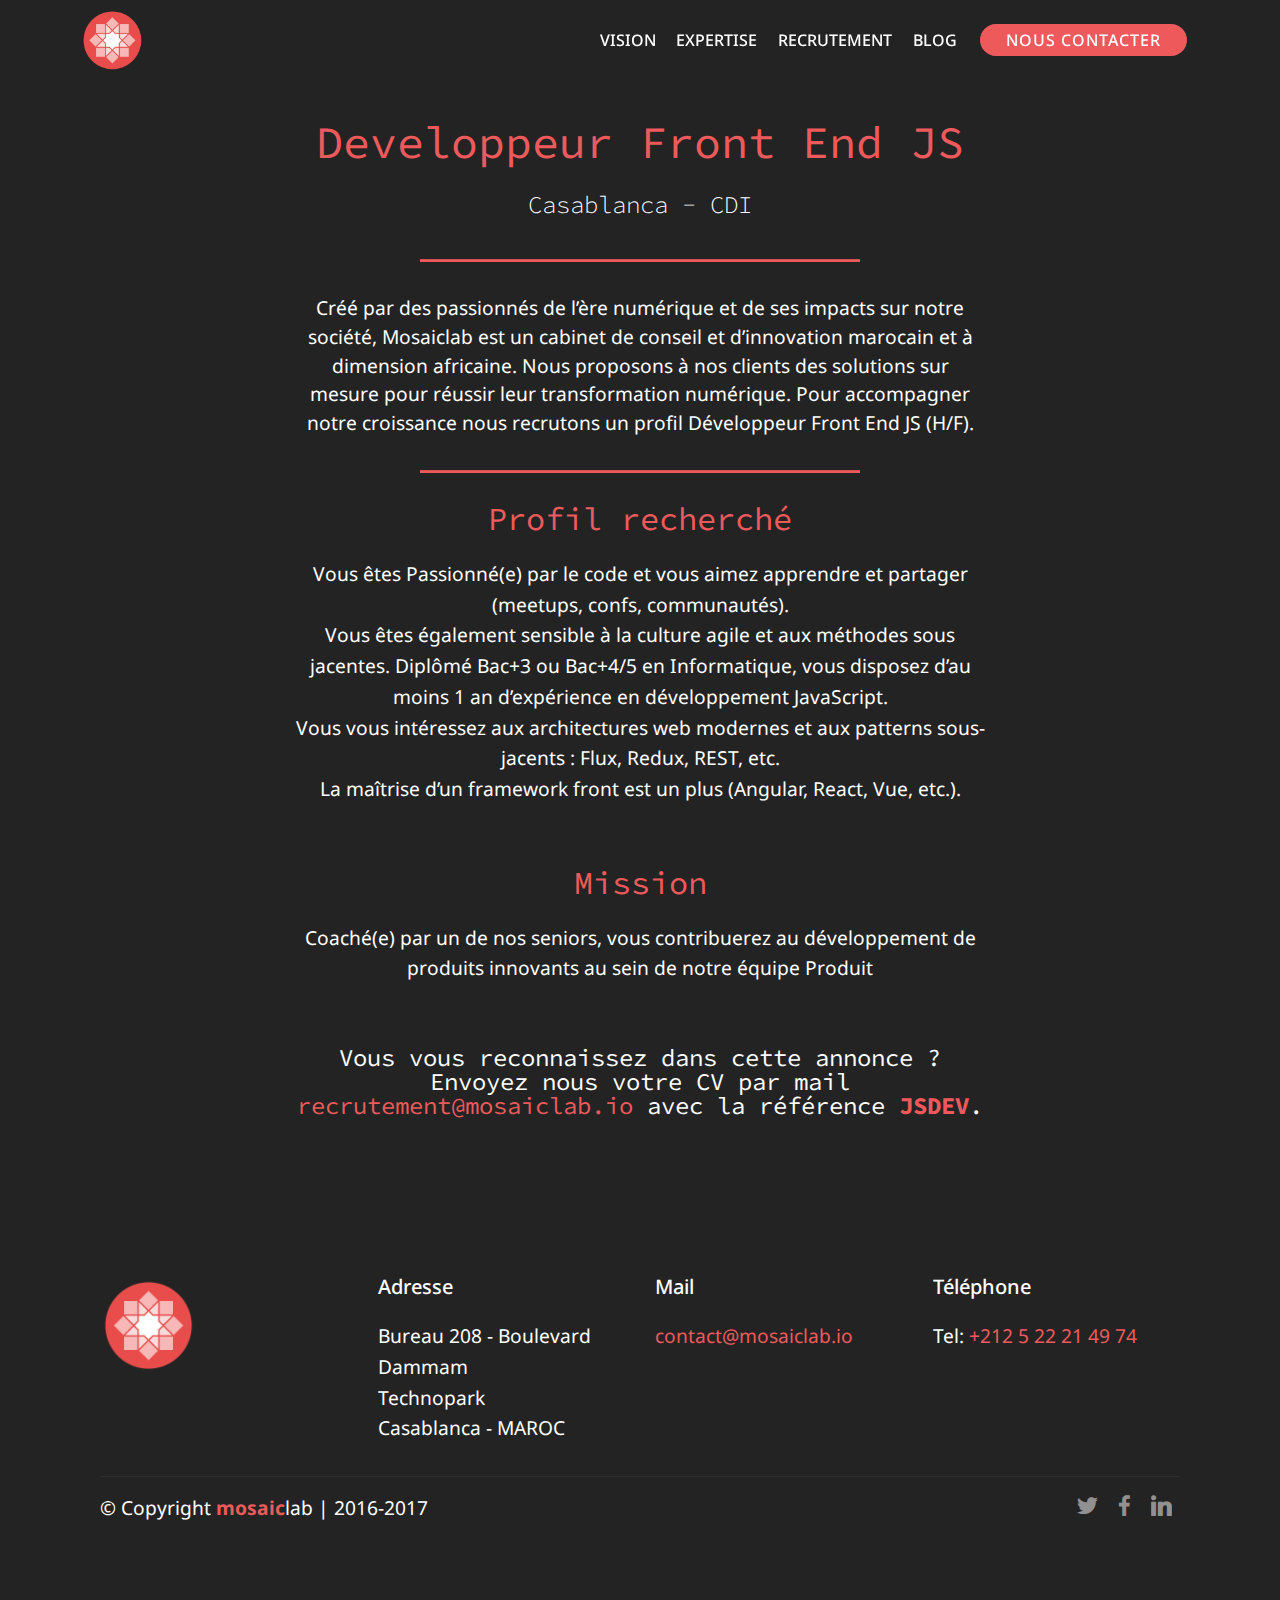
<file: recrutement-front-end-developer.html>
<!DOCTYPE html>
<html>
<head>
  <meta charset="UTF-8">
  <meta http-equiv="X-UA-Compatible" content="IE=edge">
  <meta name="generator" content="Mobirise v4.3.2, mobirise.com">
  <meta name="viewport" content="width=device-width, initial-scale=1">
  <link rel="shortcut icon" href="assets/images/logo-800x800.png" type="image/x-icon">
  <meta name="description" content="Mosaiclab recrute un développeur JS Front End">
  <title>Front End JS Developer</title>
  <link rel="stylesheet" href="assets/tether/tether.min.css">
  <link rel="stylesheet" href="assets/bootstrap/css/bootstrap.min.css">
  <link rel="stylesheet" href="assets/bootstrap/css/bootstrap-grid.min.css">
  <link rel="stylesheet" href="assets/bootstrap/css/bootstrap-reboot.min.css">
  <link rel="stylesheet" href="assets/dropdown/css/style.css">
  <link rel="stylesheet" href="assets/socicon/css/styles.css">
  <link rel="stylesheet" href="assets/theme/css/style.css">
  <link rel="stylesheet" href="assets/mobirise/css/mbr-additional.css" type="text/css">
  <!-- Global site tag (gtag.js) - Google Analytics -->
  <script async src="https://www.googletagmanager.com/gtag/js?id=UA-89540651-1"></script>
  <script>
  window.dataLayer = window.dataLayer || [];
  function gtag(){dataLayer.push(arguments);}
  gtag('js', new Date());

  gtag('config', 'UA-89540651-1');
  </script>

  
  
  
</head>
<body>
<section class="menu cid-qwvNXTwRgW" once="menu" id="menu2-1y" data-rv-view="575">

    

    <nav class="navbar navbar-expand beta-menu navbar-dropdown align-items-center navbar-fixed-top navbar-toggleable-sm bg-color transparent">
        <button class="navbar-toggler navbar-toggler-right" type="button" data-toggle="collapse" data-target="#navbarSupportedContent" aria-controls="navbarSupportedContent" aria-expanded="false" aria-label="Toggle navigation">
            <div class="hamburger">
                <span></span>
                <span></span>
                <span></span>
                <span></span>
            </div>
        </button>
        <div class="menu-logo">
            <div class="navbar-brand">
                <span class="navbar-logo">
                    <a href="http://mosaiclab.io">
                        <img src="assets/images/logo-800x800.png" alt="mosaiclab" title="Accueil" media-simple="true" style="height: 4rem;">
                    </a>
                </span>
                
            </div>
        </div>
        <div class="collapse navbar-collapse" id="navbarSupportedContent">
            <ul class="navbar-nav nav-dropdown" data-app-modern-menu="true"><li class="nav-item">
                    <a class="nav-link link text-white display-4" href="index.html#content4-d">VISION</a>
                </li><li class="nav-item"><a class="nav-link link text-white display-4" href="index.html#features12-u">EXPERTISE</a></li>
                <li class="nav-item">
                    <a class="nav-link link text-white display-4" href="index.html#content5-1f">
                        RECRUTEMENT</a>
                </li><li class="nav-item"><a class="nav-link link text-white display-4" href="https://medium.com/mosaiclab" target="_blank">BLOG</a></li></ul>
            <div class="navbar-buttons mbr-section-btn"><a class="btn btn-sm btn-primary display-4" href="index.html#form1-11">NOUS CONTACTER</a></div>
        </div>
    </nav>
</section>

<section class="engine"><a href="https://mobirise.co/q">bootstrap slider</a></section><section class="mbr-section content5 cid-qALXEbeIHL" id="content5-2c" data-rv-view="570">

    

    

    <div class="container">
        <div class="media-container-row">
            <div class="title col-12 col-md-8">
                <h2 class="align-center mbr-bold mbr-white pb-3 mbr-fonts-style display-1"><span style="font-weight: normal;">Developpeur Front End JS</span></h2>
                <h3 class="mbr-section-subtitle align-center mbr-light mbr-white pb-3 mbr-fonts-style display-5">Casablanca - CDI</h3>
                
                
            </div>
        </div>
    </div>
</section>

<section class="mbr-section article content10 cid-qALYAgcSaf" id="content10-2d" data-rv-view="573">
    
     

    <div class="container">
        <div class="inner-container" style="width: 62%;">
            <hr class="line" style="width: 64%;">
            <div class="section-text align-center mbr-white mbr-fonts-style display-7">Créé par des passionnés de l’ère numérique et de ses impacts sur notre société, Mosaiclab est un cabinet de conseil et d’innovation marocain et à dimension africaine.&nbsp;<span style="font-size: 1.2rem;">Nous proposons à nos clients des solutions sur mesure pour réussir leur transformation numérique.&nbsp;</span><span style="font-size: 1.2rem;">Pour accompagner notre croissance nous recrutons un profil Développeur Front End JS (H/F).</span></div>
            <hr class="line" style="width: 64%;">
        </div>
    </div>
</section>

<section class="mbr-section content5 cid-qALZkqNSUc" id="content5-2h" data-rv-view="577">

    

    

    <div class="container">
        <div class="media-container-row">
            <div class="title col-12 col-md-8">
                <h2 class="align-center mbr-bold mbr-white pb-3 mbr-fonts-style display-2"><span style="font-weight: normal;">Profil recherché</span></h2>
                
                <p class="mbr-text align-center mbr-white pb-3 mbr-fonts-style display-7">Vous êtes Passionné(e) par le code et vous aimez apprendre et partager (meetups, confs, communautés).<br>Vous êtes également sensible à la culture agile et aux méthodes sous jacentes.  Diplômé Bac+3 ou Bac+4/5 en Informatique, vous disposez d’au moins 1 an d’expérience en développement JavaScript.<br>Vous vous intéressez aux architectures web modernes et aux patterns sous-jacents : Flux, Redux, REST, etc.<br>La maîtrise d’un framework front est un plus (Angular, React, Vue, etc.).<br></p>
                
            </div>
        </div>
    </div>
</section>

<section class="mbr-section content5 cid-qALZJomBE0" id="content5-2i" data-rv-view="580">

    

    

    <div class="container">
        <div class="media-container-row">
            <div class="title col-12 col-md-8">
                <h2 class="align-center mbr-bold mbr-white pb-3 mbr-fonts-style display-2"><span style="font-weight: normal;">Mission</span></h2>
                
                <p class="mbr-text align-center mbr-white pb-3 mbr-fonts-style display-7">Coaché(e) par un de nos seniors, vous contribuerez au développement de produits innovants au sein de notre équipe Produit</p>
                
            </div>
        </div>
    </div>
</section>

<section class="mbr-section content5 cid-qAM0x7Bp3f" id="content5-2j" data-rv-view="583">

    

    

    <div class="container">
        <div class="media-container-row">
            <div class="title col-12 col-md-8">
                <h2 class="align-center mbr-bold mbr-white pb-3 mbr-fonts-style display-5"><span style="font-weight: normal;">Vous vous reconnaissez dans cette annonce ? Envoyez nous votre CV par mail <a href="mailto:recrutement@mosaiclab.io">recrutement@mosaiclab.io</a>&nbsp;avec la référence </span><span class="red-font">JSDEV</span><span style="font-weight: normal;">.</span></h2>
                
                
                
            </div>
        </div>
    </div>
</section>

<section class="cid-qAqAhuvJNK" id="footer1-12" data-rv-view="567">

    

    

    <div class="container">
        <div class="media-container-row content text-white">
            <div class="col-12 col-md-3">
                <div class="media-wrap">
                    <a href="http://mosaiclab.io">
                        <img src="assets/images/logo-800x800.png" alt="mosaiclab" title="" media-simple="true">
                    </a>
                </div>
            </div>
            <div class="col-12 col-md-3 mbr-fonts-style display-7">
                <h5 class="pb-3">
                    Adresse</h5>
                <p class="mbr-text">Bureau 208 - Boulevard Dammam<br> Technopark<br>Casablanca - MAROC</p>
            </div>
            <div class="col-12 col-md-3 mbr-fonts-style display-7">
                <h5 class="pb-3">
                    Mail</h5>
                <p class="mbr-text"><a href="mailto:contact@mosaiclab.io">contact@mosaiclab.io</a><br></p>
            </div>
            <div class="col-12 col-md-3 mbr-fonts-style display-7">
                <h5 class="pb-3">
                    Téléphone</h5>
                <p class="mbr-text">Tel: <a href="tel:+212 5 22 21 49 74">+212 5 22 21 49 74</a></p>
            </div>
        </div>
        <div class="footer-lower">
            <div class="media-container-row">
                <div class="col-sm-12">
                    <hr>
                </div>
            </div>
            <div class="media-container-row mbr-white">
                <div class="col-sm-6 copyright">
                    <p class="mbr-text mbr-fonts-style display-7">
                        © Copyright <strong class="red-font">mosaic</strong>lab | 2016-2017</p>
                </div>
                <div class="col-md-6">
                    <div class="social-list align-right">
                        <div class="soc-item">
                            <a href="https://twitter.com/mosaiclab_io" target="_blank">
                                <span class="mbr-iconfont mbr-iconfont-social socicon-twitter socicon" media-simple="true"></span>
                            </a>
                        </div>
                        <div class="soc-item">
                            <a href="https://www.facebook.com/mosaiclab.io/" target="_blank">
                                <span class="mbr-iconfont mbr-iconfont-social socicon-facebook socicon" media-simple="true"></span>
                            </a>
                        </div>
                        <div class="soc-item">
                            <a href="https://www.linkedin.com/company/mosaiclab.io/" target="_blank">
                                <span class="mbr-iconfont mbr-iconfont-social socicon-linkedin socicon" media-simple="true"></span>
                            </a>
                        </div>
                        
                        
                        
                    </div>
                </div>
            </div>
        </div>
    </div>
</section>


  <script src="assets/web/assets/jquery/jquery.min.js"></script>
  <script src="assets/popper/popper.min.js"></script>
  <script src="assets/tether/tether.min.js"></script>
  <script src="assets/bootstrap/js/bootstrap.min.js"></script>
  <script src="assets/smooth-scroll/smooth-scroll.js"></script>
  <script src="assets/dropdown/js/script.min.js"></script>
  <script src="assets/touch-swipe/jquery.touch-swipe.min.js"></script>
  <script src="assets/theme/js/script.js"></script>
  
  
 <div id="scrollToTop" class="scrollToTop mbr-arrow-up"><a style="text-align: center;"><i class="mbri-down mbr-iconfont"></i></a></div>
  </body>
</html>
</file>
<file: assets/web/assets/mobirise-icons-bold/mobirise-icons-bold.css>
@font-face {
  font-family: 'mobirise-icons-bold';
  src:  url('mobirise-icons-bold.eot?m1l4yr');
  src:  url('mobirise-icons-bold.eot?m1l4yr#iefix') format('embedded-opentype'),
    url('mobirise-icons-bold.ttf?m1l4yr') format('truetype'),
    url('mobirise-icons-bold.woff?m1l4yr') format('woff'),
    url('mobirise-icons-bold.svg?m1l4yr#mobirise-icons-bold') format('svg');
  font-weight: normal;
  font-style: normal;
}

[class^="mbrib-"], [class*="mbrib-"] {
  /* use !important to prevent issues with browser extensions that change fonts */
  font-family: 'mobirise-icons-bold' !important;
  speak: none;
  font-style: normal;
  font-weight: normal;
  font-variant: normal;
  text-transform: none;
  line-height: 1;

  /* Better Font Rendering =========== */
  -webkit-font-smoothing: antialiased;
  -moz-osx-font-smoothing: grayscale;
}

.mbrib-add-submenu:before {
  content: "\e900";
}
.mbrib-alert:before {
  content: "\e901";
}
.mbrib-align-center:before {
  content: "\e902";
}
.mbrib-align-justify:before {
  content: "\e903";
}
.mbrib-align-left:before {
  content: "\e904";
}
.mbrib-align-right:before {
  content: "\e905";
}
.mbrib-android:before {
  content: "\e906";
}
.mbrib-apple:before {
  content: "\e907";
}
.mbrib-arrow-down:before {
  content: "\e908";
}
.mbrib-arrow-next:before {
  content: "\e909";
}
.mbrib-arrow-prev:before {
  content: "\e90a";
}
.mbrib-arrow-up:before {
  content: "\e90b";
}
.mbrib-bold:before {
  content: "\e90c";
}
.mbrib-bookmark:before {
  content: "\e90d";
}
.mbrib-bootstrap:before {
  content: "\e90e";
}
.mbrib-briefcase:before {
  content: "\e90f";
}
.mbrib-browse:before {
  content: "\e910";
}
.mbrib-bulleted-list:before {
  content: "\e911";
}
.mbrib-calendar:before {
  content: "\e912";
}
.mbrib-camera:before {
  content: "\e913";
}
.mbrib-cart-add:before {
  content: "\e914";
}
.mbrib-cart-full:before {
  content: "\e915";
}
.mbrib-cash:before {
  content: "\e916";
}
.mbrib-change-style:before {
  content: "\e917";
}
.mbrib-chat:before {
  content: "\e918";
}
.mbrib-clock:before {
  content: "\e919";
}
.mbrib-close:before {
  content: "\e91a";
}
.mbrib-cloud:before {
  content: "\e91b";
}
.mbrib-code:before {
  content: "\e91c";
}
.mbrib-contact-form:before {
  content: "\e91d";
}
.mbrib-credit-card:before {
  content: "\e91e";
}
.mbrib-cursor-click:before {
  content: "\e91f";
}
.mbrib-cust-feedback:before {
  content: "\e920";
}
.mbrib-database:before {
  content: "\e921";
}
.mbrib-delivery:before {
  content: "\e922";
}
.mbrib-desktop:before {
  content: "\e923";
}
.mbrib-devices:before {
  content: "\e924";
}
.mbrib-down:before {
  content: "\e925";
}
.mbrib-download:before {
  content: "\e926";
}
.mbrib-drag-n-drop:before {
  content: "\e927";
}
.mbrib-drag-n-drop2:before {
  content: "\e928";
}
.mbrib-edit:before {
  content: "\e929";
}
.mbrib-edit2:before {
  content: "\e92a";
}
.mbrib-error:before {
  content: "\e92b";
}
.mbrib-extension:before {
  content: "\e92c";
}
.mbrib-features:before {
  content: "\e92d";
}
.mbrib-file:before {
  content: "\e92e";
}
.mbrib-flag:before {
  content: "\e92f";
}
.mbrib-folder:before {
  content: "\e930";
}
.mbrib-gift:before {
  content: "\e931";
}
.mbrib-github:before {
  content: "\e932";
}
.mbrib-globe-2:before {
  content: "\e933";
}
.mbrib-globe:before {
  content: "\e934";
}
.mbrib-growing-chart:before {
  content: "\e935";
}
.mbrib-hearth:before {
  content: "\e936";
}
.mbrib-help:before {
  content: "\e937";
}
.mbrib-home:before {
  content: "\e938";
}
.mbrib-hot-cup:before {
  content: "\e939";
}
.mbrib-idea:before {
  content: "\e93a";
}
.mbrib-image-gallery:before {
  content: "\e93b";
}
.mbrib-image-slider:before {
  content: "\e93c";
}
.mbrib-info:before {
  content: "\e93d";
}
.mbrib-italic:before {
  content: "\e93e";
}
.mbrib-key:before {
  content: "\e93f";
}
.mbrib-laptop:before {
  content: "\e940";
}
.mbrib-layers:before {
  content: "\e941";
}
.mbrib-left-right:before {
  content: "\e942";
}
.mbrib-left:before {
  content: "\e943";
}
.mbrib-letter:before {
  content: "\e944";
}
.mbrib-like:before {
  content: "\e945";
}
.mbrib-link:before {
  content: "\e946";
}
.mbrib-lock:before {
  content: "\e947";
}
.mbrib-login:before {
  content: "\e948";
}
.mbrib-logout:before {
  content: "\e949";
}
.mbrib-magic-stick:before {
  content: "\e94a";
}
.mbrib-map-pin:before {
  content: "\e94b";
}
.mbrib-menu:before {
  content: "\e94c";
}
.mbrib-mobile:before {
  content: "\e94d";
}
.mbrib-mobile2:before {
  content: "\e94e";
}
.mbrib-mobirise:before {
  content: "\e94f";
}
.mbrib-more-horizontal:before {
  content: "\e950";
}
.mbrib-more-vertical:before {
  content: "\e951";
}
.mbrib-music:before {
  content: "\e952";
}
.mbrib-new-file:before {
  content: "\e953";
}
.mbrib-numbered-list:before {
  content: "\e954";
}
.mbrib-opened-folder:before {
  content: "\e955";
}
.mbrib-pages:before {
  content: "\e956";
}
.mbrib-paper-plane:before {
  content: "\e957";
}
.mbrib-paperclip:before {
  content: "\e958";
}
.mbrib-photo:before {
  content: "\e959";
}
.mbrib-photos:before {
  content: "\e95a";
}
.mbrib-pin:before {
  content: "\e95b";
}
.mbrib-play:before {
  content: "\e95c";
}
.mbrib-plus:before {
  content: "\e95d";
}
.mbrib-preview:before {
  content: "\e95e";
}
.mbrib-print:before {
  content: "\e95f";
}
.mbrib-protect:before {
  content: "\e960";
}
.mbrib-question:before {
  content: "\e961";
}
.mbrib-quote-left:before {
  content: "\e962";
}
.mbrib-quote-right:before {
  content: "\e963";
}
.mbrib-redo:before {
  content: "\e964";
}
.mbrib-refresh:before {
  content: "\e965";
}
.mbrib-responsive:before {
  content: "\e966";
}
.mbrib-right:before {
  content: "\e967";
}
.mbrib-rocket:before {
  content: "\e968";
}
.mbrib-sad-face:before {
  content: "\e969";
}
.mbrib-sale:before {
  content: "\e96a";
}
.mbrib-save:before {
  content: "\e96b";
}
.mbrib-search:before {
  content: "\e96c";
}
.mbrib-setting:before {
  content: "\e96d";
}
.mbrib-setting2:before {
  content: "\e96e";
}
.mbrib-setting3:before {
  content: "\e96f";
}
.mbrib-share:before {
  content: "\e970";
}
.mbrib-shopping-bag:before {
  content: "\e971";
}
.mbrib-shopping-basket:before {
  content: "\e972";
}
.mbrib-shopping-cart:before {
  content: "\e973";
}
.mbrib-sites:before {
  content: "\e974";
}
.mbrib-smile-face:before {
  content: "\e975";
}
.mbrib-speed:before {
  content: "\e976";
}
.mbrib-star:before {
  content: "\e977";
}
.mbrib-success:before {
  content: "\e978";
}
.mbrib-sun:before {
  content: "\e979";
}
.mbrib-sun2:before {
  content: "\e97a";
}
.mbrib-tablet-vertical:before {
  content: "\e97b";
}
.mbrib-tablet:before {
  content: "\e97c";
}
.mbrib-target:before {
  content: "\e97d";
}
.mbrib-timer:before {
  content: "\e97e";
}
.mbrib-to-ftp:before {
  content: "\e97f";
}
.mbrib-to-local-drive:before {
  content: "\e980";
}
.mbrib-touch-swipe:before {
  content: "\e981";
}
.mbrib-touch:before {
  content: "\e982";
}
.mbrib-trash:before {
  content: "\e983";
}
.mbrib-underline:before {
  content: "\e984";
}
.mbrib-undo:before {
  content: "\e985";
}
.mbrib-unlink:before {
  content: "\e986";
}
.mbrib-unlock:before {
  content: "\e987";
}
.mbrib-up-down:before {
  content: "\e988";
}
.mbrib-up:before {
  content: "\e989";
}
.mbrib-update:before {
  content: "\e98a";
}
.mbrib-upload:before {
  content: "\e98b";
}
.mbrib-user:before {
  content: "\e98c";
}
.mbrib-user2:before {
  content: "\e98d";
}
.mbrib-users:before {
  content: "\e98e";
}
.mbrib-video-play:before {
  content: "\e98f";
}
.mbrib-video:before {
  content: "\e990";
}
.mbrib-watch:before {
  content: "\e991";
}
.mbrib-website-theme:before {
  content: "\e992";
}
.mbrib-wifi:before {
  content: "\e993";
}
.mbrib-windows:before {
  content: "\e994";
}
.mbrib-zoom-out:before {
  content: "\e995";
}
</file>
<file: assets/socicon/css/styles.css>
@charset "UTF-8";

@font-face {
  font-family: "socicon";
  src:url("../fonts/socicon.eot");
  src:url("../fonts/socicon.eot?#iefix") format("embedded-opentype"),
    url("../fonts/socicon.woff") format("woff"),
    url("../fonts/socicon.ttf") format("truetype"),
    url("../fonts/socicon.svg#socicon") format("svg");
  font-weight: normal;
  font-style: normal;

}

[data-icon]:before {
  font-family: "socicon" !important;
  content: attr(data-icon);
  font-style: normal !important;
  font-weight: normal !important;
  font-variant: normal !important;
  text-transform: none !important;
  speak: none;
  line-height: 1;
  -webkit-font-smoothing: antialiased;
  -moz-osx-font-smoothing: grayscale;
}

[class^="socicon-"]:before,
[class*=" socicon-"]:before {
  font-family: "socicon" !important;
  font-style: normal !important;
  font-weight: normal !important;
  font-variant: normal !important;
  text-transform: none !important;
  speak: none;
  line-height: 1;
  -webkit-font-smoothing: antialiased;
  -moz-osx-font-smoothing: grayscale;
}

.socicon-modelmayhem:before {
  content: "\e000";
}
.socicon-mixcloud:before {
  content: "\e001";
}
.socicon-drupal:before {
  content: "\e002";
}
.socicon-swarm:before {
  content: "\e003";
}
.socicon-istock:before {
  content: "\e004";
}
.socicon-yammer:before {
  content: "\e005";
}
.socicon-ello:before {
  content: "\e006";
}
.socicon-stackoverflow:before {
  content: "\e007";
}
.socicon-persona:before {
  content: "\e008";
}
.socicon-triplej:before {
  content: "\e009";
}
.socicon-houzz:before {
  content: "\e00a";
}
.socicon-rss:before {
  content: "\e00b";
}
.socicon-paypal:before {
  content: "\e00c";
}
.socicon-odnoklassniki:before {
  content: "\e00d";
}
.socicon-airbnb:before {
  content: "\e00e";
}
.socicon-periscope:before {
  content: "\e00f";
}
.socicon-outlook:before {
  content: "\e010";
}
.socicon-coderwall:before {
  content: "\e011";
}
.socicon-tripadvisor:before {
  content: "\e012";
}
.socicon-appnet:before {
  content: "\e013";
}
.socicon-goodreads:before {
  content: "\e014";
}
.socicon-tripit:before {
  content: "\e015";
}
.socicon-lanyrd:before {
  content: "\e016";
}
.socicon-slideshare:before {
  content: "\e017";
}
.socicon-buffer:before {
  content: "\e018";
}
.socicon-disqus:before {
  content: "\e019";
}
.socicon-vkontakte:before {
  content: "\e01a";
}
.socicon-whatsapp:before {
  content: "\e01b";
}
.socicon-patreon:before {
  content: "\e01c";
}
.socicon-storehouse:before {
  content: "\e01d";
}
.socicon-pocket:before {
  content: "\e01e";
}
.socicon-mail:before {
  content: "\e01f";
}
.socicon-blogger:before {
  content: "\e020";
}
.socicon-technorati:before {
  content: "\e021";
}
.socicon-reddit:before {
  content: "\e022";
}
.socicon-dribbble:before {
  content: "\e023";
}
.socicon-stumbleupon:before {
  content: "\e024";
}
.socicon-digg:before {
  content: "\e025";
}
.socicon-envato:before {
  content: "\e026";
}
.socicon-behance:before {
  content: "\e027";
}
.socicon-delicious:before {
  content: "\e028";
}
.socicon-deviantart:before {
  content: "\e029";
}
.socicon-forrst:before {
  content: "\e02a";
}
.socicon-play:before {
  content: "\e02b";
}
.socicon-zerply:before {
  content: "\e02c";
}
.socicon-wikipedia:before {
  content: "\e02d";
}
.socicon-apple:before {
  content: "\e02e";
}
.socicon-flattr:before {
  content: "\e02f";
}
.socicon-github:before {
  content: "\e030";
}
.socicon-renren:before {
  content: "\e031";
}
.socicon-friendfeed:before {
  content: "\e032";
}
.socicon-newsvine:before {
  content: "\e033";
}
.socicon-identica:before {
  content: "\e034";
}
.socicon-bebo:before {
  content: "\e035";
}
.socicon-zynga:before {
  content: "\e036";
}
.socicon-steam:before {
  content: "\e037";
}
.socicon-xbox:before {
  content: "\e038";
}
.socicon-windows:before {
  content: "\e039";
}
.socicon-qq:before {
  content: "\e03a";
}
.socicon-douban:before {
  content: "\e03b";
}
.socicon-meetup:before {
  content: "\e03c";
}
.socicon-playstation:before {
  content: "\e03d";
}
.socicon-android:before {
  content: "\e03e";
}
.socicon-snapchat:before {
  content: "\e03f";
}
.socicon-twitter:before {
  content: "\e040";
}
.socicon-facebook:before {
  content: "\e041";
}
.socicon-googleplus:before {
  content: "\e042";
}
.socicon-pinterest:before {
  content: "\e043";
}
.socicon-foursquare:before {
  content: "\e044";
}
.socicon-yahoo:before {
  content: "\e045";
}
.socicon-skype:before {
  content: "\e046";
}
.socicon-yelp:before {
  content: "\e047";
}
.socicon-feedburner:before {
  content: "\e048";
}
.socicon-linkedin:before {
  content: "\e049";
}
.socicon-viadeo:before {
  content: "\e04a";
}
.socicon-xing:before {
  content: "\e04b";
}
.socicon-myspace:before {
  content: "\e04c";
}
.socicon-soundcloud:before {
  content: "\e04d";
}
.socicon-spotify:before {
  content: "\e04e";
}
.socicon-grooveshark:before {
  content: "\e04f";
}
.socicon-lastfm:before {
  content: "\e050";
}
.socicon-youtube:before {
  content: "\e051";
}
.socicon-vimeo:before {
  content: "\e052";
}
.socicon-dailymotion:before {
  content: "\e053";
}
.socicon-vine:before {
  content: "\e054";
}
.socicon-flickr:before {
  content: "\e055";
}
.socicon-500px:before {
  content: "\e056";
}
.socicon-wordpress:before {
  content: "\e058";
}
.socicon-tumblr:before {
  content: "\e059";
}
.socicon-twitch:before {
  content: "\e05a";
}
.socicon-8tracks:before {
  content: "\e05b";
}
.socicon-amazon:before {
  content: "\e05c";
}
.socicon-icq:before {
  content: "\e05d";
}
.socicon-smugmug:before {
  content: "\e05e";
}
.socicon-ravelry:before {
  content: "\e05f";
}
.socicon-weibo:before {
  content: "\e060";
}
.socicon-baidu:before {
  content: "\e061";
}
.socicon-angellist:before {
  content: "\e062";
}
.socicon-ebay:before {
  content: "\e063";
}
.socicon-imdb:before {
  content: "\e064";
}
.socicon-stayfriends:before {
  content: "\e065";
}
.socicon-residentadvisor:before {
  content: "\e066";
}
.socicon-google:before {
  content: "\e067";
}
.socicon-yandex:before {
  content: "\e068";
}
.socicon-sharethis:before {
  content: "\e069";
}
.socicon-bandcamp:before {
  content: "\e06a";
}
.socicon-itunes:before {
  content: "\e06b";
}
.socicon-deezer:before {
  content: "\e06c";
}
.socicon-telegram:before {
  content: "\e06e";
}
.socicon-openid:before {
  content: "\e06f";
}
.socicon-amplement:before {
  content: "\e070";
}
.socicon-viber:before {
  content: "\e071";
}
.socicon-zomato:before {
  content: "\e072";
}
.socicon-draugiem:before {
  content: "\e074";
}
.socicon-endomodo:before {
  content: "\e075";
}
.socicon-filmweb:before {
  content: "\e076";
}
.socicon-stackexchange:before {
  content: "\e077";
}
.socicon-wykop:before {
  content: "\e078";
}
.socicon-teamspeak:before {
  content: "\e079";
}
.socicon-teamviewer:before {
  content: "\e07a";
}
.socicon-ventrilo:before {
  content: "\e07b";
}
.socicon-younow:before {
  content: "\e07c";
}
.socicon-raidcall:before {
  content: "\e07d";
}
.socicon-mumble:before {
  content: "\e07e";
}
.socicon-medium:before {
  content: "\e06d";
}
.socicon-bebee:before {
  content: "\e07f";
}
.socicon-hitbox:before {
  content: "\e080";
}
.socicon-reverbnation:before {
  content: "\e081";
}
.socicon-formulr:before {
  content: "\e082";
}
.socicon-instagram:before {
  content: "\e057";
}
.socicon-battlenet:before {
  content: "\e083";
}
.socicon-chrome:before {
  content: "\e084";
}
.socicon-discord:before {
  content: "\e086";
}
.socicon-issuu:before {
  content: "\e087";
}
.socicon-macos:before {
  content: "\e088";
}
.socicon-firefox:before {
  content: "\e089";
}
.socicon-opera:before {
  content: "\e08d";
}
.socicon-keybase:before {
  content: "\e090";
}
.socicon-alliance:before {
  content: "\e091";
}
.socicon-livejournal:before {
  content: "\e092";
}
.socicon-googlephotos:before {
  content: "\e093";
}
.socicon-horde:before {
  content: "\e094";
}
.socicon-etsy:before {
  content: "\e095";
}
.socicon-zapier:before {
  content: "\e096";
}
.socicon-google-scholar:before {
  content: "\e097";
}
.socicon-researchgate:before {
  content: "\e098";
}
.socicon-wechat:before {
  content: "\e099";
}
.socicon-strava:before {
  content: "\e09a";
}
.socicon-line:before {
  content: "\e09b";
}
.socicon-lyft:before {
  content: "\e09c";
}
.socicon-uber:before {
  content: "\e09d";
}
.socicon-songkick:before {
  content: "\e09e";
}
.socicon-viewbug:before {
  content: "\e09f";
}
.socicon-googlegroups:before {
  content: "\e0a0";
}
.socicon-quora:before {
  content: "\e073";
}
.socicon-diablo:before {
  content: "\e085";
}
.socicon-blizzard:before {
  content: "\e0a1";
}
.socicon-hearthstone:before {
  content: "\e08b";
}
.socicon-heroes:before {
  content: "\e08a";
}
.socicon-overwatch:before {
  content: "\e08c";
}
.socicon-warcraft:before {
  content: "\e08e";
}
.socicon-starcraft:before {
  content: "\e08f";
}
.socicon-beam:before {
  content: "\e0a2";
}
.socicon-curse:before {
  content: "\e0a3";
}
.socicon-player:before {
  content: "\e0a4";
}
.socicon-streamjar:before {
  content: "\e0a5";
}
.socicon-nintendo:before {
  content: "\e0a6";
}
.socicon-hellocoton:before {
  content: "\e0a7";
}
</file>
<file: assets/dropdown/css/style.css>
.navbar-dropdown {
  left: 0;
  padding: 0;
  position: absolute;
  right: 0;
  top: 0;
  transition: all 0.45s ease;
  z-index: 1030;
  background: #282828; }
  .navbar-dropdown .navbar-logo {
    margin-right: 0.8rem;
    transition: margin 0.3s ease-in-out;
    vertical-align: middle; }
    .navbar-dropdown .navbar-logo img {
      height: 3.125rem;
      transition: all 0.3s ease-in-out; }
    .navbar-dropdown .navbar-logo.mbr-iconfont {
      font-size: 3.125rem;
      line-height: 3.125rem; }
  .navbar-dropdown .navbar-caption {
    font-weight: 700;
    white-space: normal;
    vertical-align: -4px;
    line-height: 3.125rem !important; }
    .navbar-dropdown .navbar-caption, .navbar-dropdown .navbar-caption:hover {
      color: inherit;
      text-decoration: none; }
  .navbar-dropdown .mbr-iconfont + .navbar-caption {
    vertical-align: -1px; }
  .navbar-dropdown.navbar-fixed-top {
    position: fixed; }
  .navbar-dropdown .navbar-brand span {
    vertical-align: -4px; }
  .navbar-dropdown.bg-color.transparent {
    background: none; }
  .navbar-dropdown.navbar-short .navbar-brand {
    padding: 0.625rem 0; }
    .navbar-dropdown.navbar-short .navbar-brand span {
      vertical-align: -1px; }
  .navbar-dropdown.navbar-short .navbar-caption {
    line-height: 2.375rem !important;
    vertical-align: -2px; }
  .navbar-dropdown.navbar-short .navbar-logo {
    margin-right: 0.5rem; }
    .navbar-dropdown.navbar-short .navbar-logo img {
      height: 2.375rem; }
    .navbar-dropdown.navbar-short .navbar-logo.mbr-iconfont {
      font-size: 2.375rem;
      line-height: 2.375rem; }
  .navbar-dropdown.navbar-short .mbr-table-cell {
    height: 3.625rem; }
  .navbar-dropdown .navbar-close {
    left: 0.6875rem;
    position: fixed;
    top: 0.75rem;
    z-index: 1000; }
  .navbar-dropdown .hamburger-icon {
    content: "";
    display: inline-block;
    vertical-align: middle;
    width: 16px;
    -webkit-box-shadow: 0 -6px 0 1px #282828,0 0 0 1px #282828,0 6px 0 1px #282828;
    -moz-box-shadow: 0 -6px 0 1px #282828,0 0 0 1px #282828,0 6px 0 1px #282828;
    box-shadow: 0 -6px 0 1px #282828,0 0 0 1px #282828,0 6px 0 1px #282828; }

.dropdown-menu .dropdown-toggle[data-toggle="dropdown-submenu"]::after {
  border-bottom: 0.35em solid transparent;
  border-left: 0.35em solid;
  border-right: 0;
  border-top: 0.35em solid transparent;
  margin-left: 0.3rem; }

.dropdown-menu .dropdown-item:focus {
  outline: 0; }

.nav-dropdown {
  font-size: 0.75rem;
  font-weight: 500;
  height: auto !important; }
  .nav-dropdown .nav-btn {
    padding-left: 1rem; }
  .nav-dropdown .link {
    margin: .667em 1.667em;
    font-weight: 500;
    padding: 0;
    transition: color .2s ease-in-out; }
    .nav-dropdown .link.dropdown-toggle {
      margin-right: 2.583em; }
      .nav-dropdown .link.dropdown-toggle::after {
        margin-left: .25rem;
        border-top: 0.35em solid;
        border-right: 0.35em solid transparent;
        border-left: 0.35em solid transparent;
        border-bottom: 0; }
      .nav-dropdown .link.dropdown-toggle[aria-expanded="true"] {
        margin: 0;
        padding: 0.667em 3.263em  0.667em 1.667em; }
  .nav-dropdown .link::after,
  .nav-dropdown .dropdown-item::after {
    color: inherit; }
  .nav-dropdown .btn {
    font-size: 0.75rem;
    font-weight: 700;
    letter-spacing: 0;
    margin-bottom: 0;
    padding-left: 1.25rem;
    padding-right: 1.25rem; }
  .nav-dropdown .dropdown-menu {
    border-radius: 0;
    border: 0;
    left: 0;
    margin: 0;
    padding-bottom: 1.25rem;
    padding-top: 1.25rem;
    position: relative; }
  .nav-dropdown .dropdown-submenu {
    margin-left: 0.125rem;
    top: 0; }
  .nav-dropdown .dropdown-item {
    font-weight: 500;
    line-height: 2;
    padding: 0.3846em 4.615em 0.3846em 1.5385em;
    position: relative;
    transition: color .2s ease-in-out, background-color .2s ease-in-out; }
    .nav-dropdown .dropdown-item::after {
      margin-top: -0.3077em;
      position: absolute;
      right: 1.1538em;
      top: 50%; }
    .nav-dropdown .dropdown-item:focus, .nav-dropdown .dropdown-item:hover {
      background: none; }

@media (max-width: 767px) {
  .nav-dropdown.navbar-toggleable-sm {
    bottom: 0;
    display: none;
    left: 0;
    overflow-x: hidden;
    position: fixed;
    top: 0;
    transform: translateX(-100%);
    -ms-transform: translateX(-100%);
    -webkit-transform: translateX(-100%);
    width: 18.75rem;
    z-index: 999; } }
.nav-dropdown.navbar-toggleable-xl {
  bottom: 0;
  display: none;
  left: 0;
  overflow-x: hidden;
  position: fixed;
  top: 0;
  transform: translateX(-100%);
  -ms-transform: translateX(-100%);
  -webkit-transform: translateX(-100%);
  width: 18.75rem;
  z-index: 999; }

.nav-dropdown-sm {
  display: block !important;
  overflow-x: hidden;
  overflow: auto;
  padding-top: 3.875rem; }
  .nav-dropdown-sm::after {
    content: "";
    display: block;
    height: 3rem;
    width: 100%; }
  .nav-dropdown-sm.collapse.in ~ .navbar-close {
    display: block !important; }
  .nav-dropdown-sm.collapsing, .nav-dropdown-sm.collapse.in {
    transform: translateX(0);
    -ms-transform: translateX(0);
    -webkit-transform: translateX(0);
    transition: all 0.25s ease-out;
    -webkit-transition: all 0.25s ease-out;
    background: #282828; }
  .nav-dropdown-sm.collapsing[aria-expanded="false"] {
    transform: translateX(-100%);
    -ms-transform: translateX(-100%);
    -webkit-transform: translateX(-100%); }
  .nav-dropdown-sm .nav-item {
    display: block;
    margin-left: 0 !important;
    padding-left: 0; }
  .nav-dropdown-sm .link,
  .nav-dropdown-sm .dropdown-item {
    border-top: 1px dotted rgba(255, 255, 255, 0.1);
    font-size: 0.8125rem;
    line-height: 1.6;
    margin: 0 !important;
    padding: 0.875rem 2.4rem 0.875rem 1.5625rem !important;
    position: relative;
    white-space: normal; }
    .nav-dropdown-sm .link:focus, .nav-dropdown-sm .link:hover,
    .nav-dropdown-sm .dropdown-item:focus,
    .nav-dropdown-sm .dropdown-item:hover {
      background: rgba(0, 0, 0, 0.2) !important;
      color: #c0a375; }
  .nav-dropdown-sm .nav-btn {
    position: relative;
    padding: 1.5625rem 1.5625rem 0 1.5625rem; }
    .nav-dropdown-sm .nav-btn::before {
      border-top: 1px dotted rgba(255, 255, 255, 0.1);
      content: "";
      left: 0;
      position: absolute;
      top: 0;
      width: 100%; }
    .nav-dropdown-sm .nav-btn + .nav-btn {
      padding-top: 0.625rem; }
      .nav-dropdown-sm .nav-btn + .nav-btn::before {
        display: none; }
  .nav-dropdown-sm .btn {
    padding: 0.625rem 0; }
  .nav-dropdown-sm .dropdown-toggle[data-toggle="dropdown-submenu"]::after {
    margin-left: .25rem;
    border-top: 0.35em solid;
    border-right: 0.35em solid transparent;
    border-left: 0.35em solid transparent;
    border-bottom: 0; }
  .nav-dropdown-sm .dropdown-toggle[data-toggle="dropdown-submenu"][aria-expanded="true"]::after {
    border-top: 0;
    border-right: 0.35em solid transparent;
    border-left: 0.35em solid transparent;
    border-bottom: 0.35em solid; }
  .nav-dropdown-sm .dropdown-menu {
    margin: 0;
    padding: 0;
    position: relative;
    top: 0;
    left: 0;
    width: 100%;
    border: 0;
    float: none;
    border-radius: 0;
    background: none; }
  .nav-dropdown-sm .dropdown-submenu {
    left: 100%;
    margin-left: 0.125rem;
    margin-top: -1.25rem;
    top: 0; }

.navbar-toggleable-sm .nav-dropdown .dropdown-menu {
  position: absolute; }

.navbar-toggleable-sm .nav-dropdown .dropdown-submenu {
  left: 100%;
  margin-left: 0.125rem;
  margin-top: -1.25rem;
  top: 0; }

.navbar-toggleable-sm.opened .nav-dropdown .dropdown-menu {
  position: relative; }

.navbar-toggleable-sm.opened .nav-dropdown .dropdown-submenu {
  left: 0;
  margin-left: 00rem;
  margin-top: 0rem;
  top: 0; }

.is-builder .nav-dropdown.collapsing {
  transition: none !important; }

/*# sourceMappingURL=style.css.map */
</file>
<file: assets/theme/css/style.css>
/*!
 * Mobirise v4 theme (https://mobirise.com/)
 * Copyright 2017 Mobirise
 */

#typed-strings {
display: inline;
}
.typed-cursor {
display: inline;
opacity: 1;
animation: blink .5s infinite;
}

section {
  background-color: #eeeeee; }

section,
.container,
.container-fluid {
  position: relative;
  word-wrap: break-word; }

a.mbr-iconfont:hover {
  text-decoration: none; }

.article .lead p, .article .lead ul, .article .lead ol, .article .lead pre, .article .lead blockquote {
  margin-bottom: 0; }

a {
  font-style: normal;
  font-weight: 400;
  cursor: pointer; }
  a, a:hover {
    text-decoration: none; }

figure {
  margin-bottom: 0; }

body {
  color: #232323; }

h1, h2, h3, h4, h5, h6,
.h1, .h2, .h3, .h4, .h5, .h6,
.display-1, .display-2, .display-3, .display-4 {
  line-height: 1;
  word-break: break-word;
  word-wrap: break-word; }

b, strong {
  font-weight: bold; }

blockquote {
  padding: 10px 0 10px 20px;
  position: relative;
  border-left: 2px solid;
  border-color: #ff3366; }

input:-webkit-autofill, input:-webkit-autofill:hover, input:-webkit-autofill:focus, input:-webkit-autofill:active {
  transition-delay: 9999s;
  transition-property: background-color, color; }

textarea[type="hidden"] {
  display: none; }

body {
  position: relative; }

section {
  background-position: 50% 50%;
  background-repeat: no-repeat;
  background-size: cover; }
  section .mbr-background-video,
  section .mbr-background-video-preview {
    position: absolute;
    bottom: 0;
    left: 0;
    right: 0;
    top: 0; }

.hidden {
  visibility: hidden; }

.mbr-z-index20 {
  z-index: 20; }

/*! Base colors */
.mbr-white {
  color: #ffffff; }

.mbr-black {
  color: #000000; }

.mbr-bg-white {
  background-color: #ffffff; }

.mbr-bg-black {
  background-color: #000000; }

/*! Text-aligns */
.align-left {
  text-align: left; }

.align-center {
  text-align: center; }

.align-right {
  text-align: right; }

@media (max-width: 767px) {
  .align-left, .align-center, .align-right, .mbr-section-btn, .mbr-section-title {
    text-align: center; } }
/*! Font-weight  */
.mbr-light {
  font-weight: 300; }

.mbr-regular {
  font-weight: 400; }

.mbr-semibold {
  font-weight: 500; }

.mbr-bold {
  font-weight: 700; }

/*! Media  */
.media-size-item {
  -webkit-flex: 1 1 auto;
  -moz-flex: 1 1 auto;
  -ms-flex: 1 1 auto;
  -o-flex: 1 1 auto;
  flex: 1 1 auto; }

.media-content {
  -webkit-flex-basis: 100%;
  flex-basis: 100%; }

.media-container-row {
  display: -ms-flexbox;
  display: -webkit-flex;
  display: flex;
  -webkit-flex-direction: row;
  -ms-flex-direction: row;
  flex-direction: row;
  -webkit-flex-wrap: wrap;
  -ms-flex-wrap: wrap;
  flex-wrap: wrap;
  -webkit-justify-content: center;
  -ms-flex-pack: center;
  justify-content: center;
  -webkit-align-content: center;
  -ms-flex-line-pack: center;
  align-content: center;
  -webkit-align-items: start;
  -ms-flex-align: start;
  align-items: start; }
  .media-container-row .media-size-item {
    width: 400px; }

.media-container-column {
  display: -ms-flexbox;
  display: -webkit-flex;
  display: flex;
  -webkit-flex-direction: column;
  -ms-flex-direction: column;
  flex-direction: column;
  -webkit-flex-wrap: wrap;
  -ms-flex-wrap: wrap;
  flex-wrap: wrap;
  -webkit-justify-content: center;
  -ms-flex-pack: center;
  justify-content: center;
  -webkit-align-content: center;
  -ms-flex-line-pack: center;
  align-content: center;
  -webkit-align-items: stretch;
  -ms-flex-align: stretch;
  align-items: stretch; }
  .media-container-column > * {
    width: 100%; }

@media (min-width: 992px) {
  .media-container-row {
    -webkit-flex-wrap: nowrap;
    -ms-flex-wrap: nowrap;
    flex-wrap: nowrap; } }
figure {
  overflow: hidden; }

figure[mbr-media-size] {
  transition: width 0.1s; }

.mbr-figure img, .mbr-figure iframe {
  display: block;
  width: 100%; }

.card {
  background-color: transparent;
  border: none; }

.card-img {
  text-align: center;
  flex-shrink: 0; }

.media {
  max-width: 100%;
  margin: 0 auto; }

.mbr-figure {
  -ms-flex-item-align: center;
  -ms-grid-row-align: center;
  -webkit-align-self: center;
  align-self: center; }

.media-container > div {
  max-width: 100%; }

.mbr-figure img, .card-img img {
  width: 100%; }

@media (max-width: 991px) {
  .media-size-item {
    width: auto !important; }

  .media {
    width: auto; }

  .mbr-figure {
    width: 100% !important; } }
/*! Buttons */
.mbr-section-btn {
  margin-left: -.25rem;
  margin-right: -.25rem;
  font-size: 0; }

nav .mbr-section-btn {
  margin-left: 0rem;
  margin-right: 0rem; }

/*! Btn icon margin */
.btn .mbr-iconfont, .btn.btn-sm .mbr-iconfont {
  cursor: pointer;
  margin-right: 0.5rem; }

.btn.btn-md .mbr-iconfont, .btn.btn-md .mbr-iconfont {
  margin-right: 0.8rem; }

.mbr-regular {
  font-weight: 400; }

.mbr-semibold {
  font-weight: 500; }

.mbr-bold {
  font-weight: 700; }

[type="submit"] {
  -webkit-appearance: none; }

/*! Full-screen */
.mbr-fullscreen .mbr-overlay {
  min-height: 100vh; }

.mbr-fullscreen {
  display: flex;
  display: -webkit-flex;
  display: -moz-flex;
  display: -ms-flex;
  display: -o-flex;
  align-items: center;
  -webkit-align-items: center;
  min-height: 100vh;
  padding-top: 3rem;
  padding-bottom: 3rem; }

/*! Map */
.map {
  height: 25rem;
  position: relative; }
  .map iframe {
    width: 100%;
    height: 100%; }

/* Form */
.form-asterisk {
  font-family: initial;
  position: absolute;
  top: -2px;
  font-weight: normal; }

/*! Scroll to top arrow */
.mbr-arrow-up {
  bottom: 25px;
  right: 90px;
  position: fixed;
  text-align: right;
  z-index: 5000;
  color: #ffffff;
  font-size: 32px;
  transform: rotate(180deg);
  -webkit-transform: rotate(180deg); }

.mbr-arrow-up a {
  background: rgba(0, 0, 0, 0.2);
  border-radius: 3px;
  color: #fff;
  display: inline-block;
  height: 60px;
  width: 60px;
  outline-style: none !important;
  position: relative;
  text-decoration: none;
  transition: all .3s ease-in-out;
  cursor: pointer;
  text-align: center; }
  .mbr-arrow-up a:hover {
    background-color: rgba(0, 0, 0, 0.4); }
  .mbr-arrow-up a i {
    line-height: 60px; }

.mbr-arrow-up-icon {
  display: block;
  color: #fff; }

.mbr-arrow-up-icon::before {
  content: "\203a";
  display: inline-block;
  font-family: serif;
  font-size: 32px;
  line-height: 1;
  font-style: normal;
  position: relative;
  top: 6px;
  left: -4px;
  -webkit-transform: rotate(-90deg);
  transform: rotate(-90deg); }

/*! Arrow Down */
.mbr-arrow {
  position: absolute;
  bottom: 45px;
  left: 50%;
  width: 60px;
  height: 60px;
  cursor: pointer;
  background-color: rgba(80, 80, 80, 0.5);
  border-radius: 50%;
  -webkit-transform: translateX(-50%);
  transform: translateX(-50%); }
  .mbr-arrow > a {
    display: inline-block;
    text-decoration: none;
    outline-style: none;
    -webkit-animation: arrowdown 1.7s ease-in-out infinite;
    animation: arrowdown 1.7s ease-in-out infinite; }
    .mbr-arrow > a > i {
      position: absolute;
      top: -2px;
      left: 15px;
      font-size: 2rem; }

@keyframes arrowdown {
  0% {
    transform: translateY(0px);
    -webkit-transform: translateY(0px); }
  50% {
    transform: translateY(-5px);
    -webkit-transform: translateY(-5px); }
  100% {
    transform: translateY(0px);
    -webkit-transform: translateY(0px); } }
@-webkit-keyframes arrowdown {
  0% {
    transform: translateY(0px);
    -webkit-transform: translateY(0px); }
  50% {
    transform: translateY(-5px);
    -webkit-transform: translateY(-5px); }
  100% {
    transform: translateY(0px);
    -webkit-transform: translateY(0px); } }
@media (max-width: 500px) {
  .mbr-arrow-up {
    left: 50%;
    right: auto;
    transform: translateX(-50%) rotate(180deg);
    -webkit-transform: translateX(-50%) rotate(180deg); } }
/*Gradients animation*/
@keyframes gradient-animation {
  from {
    background-position: 0% 100%;
    animation-timing-function: ease-in-out; }
  to {
    background-position: 100% 0%;
    animation-timing-function: ease-in-out; } }
@-webkit-keyframes gradient-animation {
  from {
    background-position: 0% 100%;
    animation-timing-function: ease-in-out; }
  to {
    background-position: 100% 0%;
    animation-timing-function: ease-in-out; } }
.bg-gradient {
  background-size: 200% 200%;
  animation: gradient-animation 5s infinite alternate;
  -webkit-animation: gradient-animation 5s infinite alternate; }

.menu .navbar-brand {
  display: -webkit-flex; }
  .menu .navbar-brand span {
    display: flex;
    display: -webkit-flex; }
  .menu .navbar-brand .navbar-caption-wrap {
    display: -webkit-flex; }
  .menu .navbar-brand .navbar-logo img {
    display: -webkit-flex; }
@media (min-width: 768px) and (max-width: 991px) {
  .menu .navbar-toggleable-sm .navbar-nav {
    display: -webkit-box;
    display: -webkit-flex;
    display: -ms-flexbox; } }
@media (min-width: 992px) {
  .menu .navbar-nav.nav-dropdown {
    display: -webkit-flex; }
  .menu .navbar-toggleable-sm .navbar-collapse {
    display: -webkit-flex !important; } }

/*# sourceMappingURL=style.css.map */
.engine {
	position: absolute;
	text-indent: -2400px;
	text-align: center;
	padding: 0;
	top: 0;
	left: -2400px;
}
.red-font {
        color: #ee5a5c !important;
}

.blockquote-left {
    border-left: 0px !important;
    border-right: 3px solid;
    padding: 10px 20px 10px 0 !important;
    border-color: #ee5a5c;
}

.move-top {
    margin-top:100px;
}
</file>
<file: assets/mobirise/css/mbr-additional.css>
@import url(https://fonts.googleapis.com/css?family=Source+Code+Pro:200,300,400,500,600,700,900);
@import url(https://fonts.googleapis.com/css?family=Noto+Sans:400,400i,700,700i);





body {
  font-style: normal;
  line-height: 1.5;
}
.mbr-section-title {
  font-style: normal;
  line-height: 1.2;
}
.mbr-section-subtitle {
  line-height: 1.3;
}
.mbr-text {
  font-style: normal;
  line-height: 1.6;
}
.display-1 {
  font-family: 'Source Code Pro', monospace;
  font-size: 2.8rem;
}
.display-1 > .mbr-iconfont {
  font-size: 4.48rem;
}
.display-2 {
  font-family: 'Source Code Pro', monospace;
  font-size: 2rem;
}
.display-2 > .mbr-iconfont {
  font-size: 3.2rem;
}
.display-4 {
  font-family: 'Noto Sans', sans-serif;
  font-size: 1rem;
}
.display-4 > .mbr-iconfont {
  font-size: 1.6rem;
}
.display-5 {
  font-family: 'Source Code Pro', monospace;
  font-size: 1.5rem;
}
.display-5 > .mbr-iconfont {
  font-size: 2.4rem;
}
.display-7 {
  font-family: 'Noto Sans', sans-serif;
  font-size: 1.2rem;
}
.display-7 > .mbr-iconfont {
  font-size: 1.92rem;
}
/* ---- Fluid typography for mobile devices ---- */
/* 1.4 - font scale ratio ( bootstrap == 1.42857 ) */
/* 100vw - current viewport width */
/* (48 - 20)  48 == 48rem == 768px, 20 == 20rem == 320px(minimal supported viewport) */
/* 0.65 - min scale variable, may vary */
@media (max-width: 768px) {
  .display-1 {
    font-size: 2.24rem;
    font-size: calc( 1.63rem + (2.8 - 1.63) * ((100vw - 20rem) / (48 - 20)));
    line-height: calc( 1.4 * (1.63rem + (2.8 - 1.63) * ((100vw - 20rem) / (48 - 20))));
  }
  .display-2 {
    font-size: 1.6rem;
    font-size: calc( 1.35rem + (2 - 1.35) * ((100vw - 20rem) / (48 - 20)));
    line-height: calc( 1.4 * (1.35rem + (2 - 1.35) * ((100vw - 20rem) / (48 - 20))));
  }
  .display-4 {
    font-size: 0.8rem;
    font-size: calc( 1rem + (1 - 1) * ((100vw - 20rem) / (48 - 20)));
    line-height: calc( 1.4 * (1rem + (1 - 1) * ((100vw - 20rem) / (48 - 20))));
  }
  .display-5 {
    font-size: 1.2rem;
    font-size: calc( 1.175rem + (1.5 - 1.175) * ((100vw - 20rem) / (48 - 20)));
    line-height: calc( 1.4 * (1.175rem + (1.5 - 1.175) * ((100vw - 20rem) / (48 - 20))));
  }
}
/* Buttons */
.btn {
  font-weight: 500;
  border-width: 2px;
  font-style: normal;
  letter-spacing: 1px;
  margin: .4rem .8rem;
  white-space: normal;
  -webkit-transition: all 0.3s ease-in-out;
  -moz-transition: all 0.3s ease-in-out;
  transition: all 0.3s ease-in-out;
  padding: 1rem 3rem;
  border-radius: 3px;
  display: inline-flex;
  align-items: center;
  justify-content: center;
  word-break: break-word;
}
.btn-sm {
  font-weight: 500;
  letter-spacing: 1px;
  -webkit-transition: all 0.3s ease-in-out;
  -moz-transition: all 0.3s ease-in-out;
  transition: all 0.3s ease-in-out;
  padding: 0.6rem 1.5rem;
  border-radius: 3px;
}
.btn-md {
  font-weight: 500;
  letter-spacing: 1px;
  margin: .4rem .8rem !important;
  -webkit-transition: all 0.3s ease-in-out;
  -moz-transition: all 0.3s ease-in-out;
  transition: all 0.3s ease-in-out;
  padding: 1rem 3rem;
  border-radius: 3px;
}
.btn-lg {
  font-weight: 500;
  letter-spacing: 1px;
  margin: .4rem .8rem !important;
  -webkit-transition: all 0.3s ease-in-out;
  -moz-transition: all 0.3s ease-in-out;
  transition: all 0.3s ease-in-out;
  padding: 1.2rem 3.2rem;
  border-radius: 3px;
}
.bg-primary {
  background-color: #ee5a5c !important;
}
.bg-success {
  background-color: #15b28a !important;
}
.bg-info {
  background-color: #2682d5 !important;
}
.bg-warning {
  background-color: #eebb00 !important;
}
.bg-danger {
  background-color: #e6343a !important;
}
.btn-primary,
.btn-primary:active {
  background-color: #ee5a5c;
  border-color: #ee5a5c;
  color: #ffffff;
}
.btn-primary:hover,
.btn-primary:focus,
.btn-primary.focus,
.btn-primary.active {
  color: #ffffff;
  background-color: #e4171a;
  border-color: #e4171a;
}
.btn-primary.disabled,
.btn-primary:disabled {
  color: #ffffff !important;
  background-color: #e4171a !important;
  border-color: #e4171a !important;
}
.btn-secondary,
.btn-secondary:active {
  background-color: #4f4f4e;
  border-color: #4f4f4e;
  color: #ffffff;
}
.btn-secondary:hover,
.btn-secondary:focus,
.btn-secondary.focus,
.btn-secondary.active {
  color: #ffffff;
  background-color: #292928;
  border-color: #292928;
}
.btn-secondary.disabled,
.btn-secondary:disabled {
  color: #ffffff !important;
  background-color: #292928 !important;
  border-color: #292928 !important;
}
.btn-info,
.btn-info:active {
  background-color: #2682d5;
  border-color: #2682d5;
  color: #ffffff;
}
.btn-info:hover,
.btn-info:focus,
.btn-info.focus,
.btn-info.active {
  color: #ffffff;
  background-color: #1a5a94;
  border-color: #1a5a94;
}
.btn-info.disabled,
.btn-info:disabled {
  color: #ffffff !important;
  background-color: #1a5a94 !important;
  border-color: #1a5a94 !important;
}
.btn-success,
.btn-success:active {
  background-color: #15b28a;
  border-color: #15b28a;
  color: #ffffff;
}
.btn-success:hover,
.btn-success:focus,
.btn-success.focus,
.btn-success.active {
  color: #ffffff;
  background-color: #0d6e55;
  border-color: #0d6e55;
}
.btn-success.disabled,
.btn-success:disabled {
  color: #ffffff !important;
  background-color: #0d6e55 !important;
  border-color: #0d6e55 !important;
}
.btn-warning,
.btn-warning:active {
  background-color: #eebb00;
  border-color: #eebb00;
  color: #ffffff;
}
.btn-warning:hover,
.btn-warning:focus,
.btn-warning.focus,
.btn-warning.active {
  color: #ffffff;
  background-color: #a27f00;
  border-color: #a27f00;
}
.btn-warning.disabled,
.btn-warning:disabled {
  color: #ffffff !important;
  background-color: #a27f00 !important;
  border-color: #a27f00 !important;
}
.btn-danger,
.btn-danger:active {
  background-color: #e6343a;
  border-color: #e6343a;
  color: #ffffff;
}
.btn-danger:hover,
.btn-danger:focus,
.btn-danger.focus,
.btn-danger.active {
  color: #ffffff;
  background-color: #b7171c;
  border-color: #b7171c;
}
.btn-danger.disabled,
.btn-danger:disabled {
  color: #ffffff !important;
  background-color: #b7171c !important;
  border-color: #b7171c !important;
}
.btn-white {
  color: #333333 !important;
}
.btn-white,
.btn-white:active {
  background-color: #ffffff;
  border-color: #ffffff;
  color: #ffffff;
}
.btn-white:hover,
.btn-white:focus,
.btn-white.focus,
.btn-white.active {
  color: #ffffff;
  background-color: #d4d4d4;
  border-color: #d4d4d4;
}
.btn-white.disabled,
.btn-white:disabled {
  color: #ffffff !important;
  background-color: #d4d4d4 !important;
  border-color: #d4d4d4 !important;
}
.btn-black,
.btn-black:active {
  background-color: #333333;
  border-color: #333333;
  color: #ffffff;
}
.btn-black:hover,
.btn-black:focus,
.btn-black.focus,
.btn-black.active {
  color: #ffffff;
  background-color: #0d0d0d;
  border-color: #0d0d0d;
}
.btn-black.disabled,
.btn-black:disabled {
  color: #ffffff !important;
  background-color: #0d0d0d !important;
  border-color: #0d0d0d !important;
}
.btn-primary-outline,
.btn-primary-outline:active {
  background: none;
  border-color: #cd1518;
  color: #cd1518;
}
.btn-primary-outline:hover,
.btn-primary-outline:focus,
.btn-primary-outline.focus,
.btn-primary-outline.active {
  color: #ffffff;
  background-color: #ee5a5c;
  border-color: #ee5a5c;
}
.btn-primary-outline.disabled,
.btn-primary-outline:disabled {
  color: #ffffff !important;
  background-color: #ee5a5c !important;
  border-color: #ee5a5c !important;
}
.btn-secondary-outline,
.btn-secondary-outline:active {
  background: none;
  border-color: #1c1c1b;
  color: #1c1c1b;
}
.btn-secondary-outline:hover,
.btn-secondary-outline:focus,
.btn-secondary-outline.focus,
.btn-secondary-outline.active {
  color: #ffffff;
  background-color: #4f4f4e;
  border-color: #4f4f4e;
}
.btn-secondary-outline.disabled,
.btn-secondary-outline:disabled {
  color: #ffffff !important;
  background-color: #4f4f4e !important;
  border-color: #4f4f4e !important;
}
.btn-info-outline,
.btn-info-outline:active {
  background: none;
  border-color: #174d7e;
  color: #174d7e;
}
.btn-info-outline:hover,
.btn-info-outline:focus,
.btn-info-outline.focus,
.btn-info-outline.active {
  color: #ffffff;
  background-color: #2682d5;
  border-color: #2682d5;
}
.btn-info-outline.disabled,
.btn-info-outline:disabled {
  color: #ffffff !important;
  background-color: #2682d5 !important;
  border-color: #2682d5 !important;
}
.btn-success-outline,
.btn-success-outline:active {
  background: none;
  border-color: #0a5743;
  color: #0a5743;
}
.btn-success-outline:hover,
.btn-success-outline:focus,
.btn-success-outline.focus,
.btn-success-outline.active {
  color: #ffffff;
  background-color: #15b28a;
  border-color: #15b28a;
}
.btn-success-outline.disabled,
.btn-success-outline:disabled {
  color: #ffffff !important;
  background-color: #15b28a !important;
  border-color: #15b28a !important;
}
.btn-warning-outline,
.btn-warning-outline:active {
  background: none;
  border-color: #886b00;
  color: #886b00;
}
.btn-warning-outline:hover,
.btn-warning-outline:focus,
.btn-warning-outline.focus,
.btn-warning-outline.active {
  color: #ffffff;
  background-color: #eebb00;
  border-color: #eebb00;
}
.btn-warning-outline.disabled,
.btn-warning-outline:disabled {
  color: #ffffff !important;
  background-color: #eebb00 !important;
  border-color: #eebb00 !important;
}
.btn-danger-outline,
.btn-danger-outline:active {
  background: none;
  border-color: #a01418;
  color: #a01418;
}
.btn-danger-outline:hover,
.btn-danger-outline:focus,
.btn-danger-outline.focus,
.btn-danger-outline.active {
  color: #ffffff;
  background-color: #e6343a;
  border-color: #e6343a;
}
.btn-danger-outline.disabled,
.btn-danger-outline:disabled {
  color: #ffffff !important;
  background-color: #e6343a !important;
  border-color: #e6343a !important;
}
.btn-black-outline,
.btn-black-outline:active {
  background: none;
  border-color: #000000;
  color: #000000;
}
.btn-black-outline:hover,
.btn-black-outline:focus,
.btn-black-outline.focus,
.btn-black-outline.active {
  color: #ffffff;
  background-color: #333333;
  border-color: #333333;
}
.btn-black-outline.disabled,
.btn-black-outline:disabled {
  color: #ffffff !important;
  background-color: #333333 !important;
  border-color: #333333 !important;
}
.btn-white-outline,
.btn-white-outline:active,
.btn-white-outline.active {
  background: none;
  border-color: #ffffff;
  color: #ffffff;
}
.btn-white-outline:hover,
.btn-white-outline:focus,
.btn-white-outline.focus {
  color: #333333;
  background-color: #ffffff;
  border-color: #ffffff;
}
.text-primary {
  color: #ee5a5c !important;
}
.text-secondary {
  color: #4f4f4e !important;
}
.text-success {
  color: #15b28a !important;
}
.text-info {
  color: #2682d5 !important;
}
.text-warning {
  color: #eebb00 !important;
}
.text-danger {
  color: #e6343a !important;
}
.text-white {
  color: #ffffff !important;
}
.text-black {
  color: #000000 !important;
}
a.text-primary:hover,
a.text-primary:focus {
  color: #cd1518 !important;
}
a.text-secondary:hover,
a.text-secondary:focus {
  color: #1c1c1b !important;
}
a.text-success:hover,
a.text-success:focus {
  color: #0a5743 !important;
}
a.text-info:hover,
a.text-info:focus {
  color: #174d7e !important;
}
a.text-warning:hover,
a.text-warning:focus {
  color: #886b00 !important;
}
a.text-danger:hover,
a.text-danger:focus {
  color: #a01418 !important;
}
a.text-white:hover,
a.text-white:focus {
  color: #b3b3b3 !important;
}
a.text-black:hover,
a.text-black:focus {
  color: #4d4d4d !important;
}
.alert-success {
  background-color: #70c770;
}
.alert-info {
  background-color: #2682d5;
}
.alert-warning {
  background-color: #eebb00;
}
.alert-danger {
  background-color: #e6343a;
}
.mbr-section-btn a.btn:not(.btn-form) {
  border-radius: 100px;
}
.mbr-section-btn a.btn:not(.btn-form):hover {
  box-shadow: 0 10px 40px 0 rgba(0, 0, 0, 0.2);
}
.mbr-gallery-filter li a {
  border-radius: 100px !important;
}
.mbr-gallery-filter li.active .btn {
  background-color: #ee5a5c;
  border-color: #ee5a5c;
  color: #ffffff;
}
.mbr-gallery-filter li.active .btn:focus {
  box-shadow: none;
}
.nav-tabs .nav-link {
  border-radius: 100px !important;
}
.btn-form {
  border-radius: 0;
}
.btn-form:hover {
  cursor: pointer;
}
a,
a:hover {
  color: #ee5a5c;
}
.mbr-plan-header.bg-primary .mbr-plan-subtitle,
.mbr-plan-header.bg-primary .mbr-plan-price-desc {
  color: #ffffff;
}
.mbr-plan-header.bg-success .mbr-plan-subtitle,
.mbr-plan-header.bg-success .mbr-plan-price-desc {
  color: #5becc7;
}
.mbr-plan-header.bg-info .mbr-plan-subtitle,
.mbr-plan-header.bg-info .mbr-plan-price-desc {
  color: #d0e4f7;
}
.mbr-plan-header.bg-warning .mbr-plan-subtitle,
.mbr-plan-header.bg-warning .mbr-plan-price-desc {
  color: #fff0bb;
}
.mbr-plan-header.bg-danger .mbr-plan-subtitle,
.mbr-plan-header.bg-danger .mbr-plan-price-desc {
  color: #fceaea;
}
/* Scroll to top button*/
#scrollToTop a {
  border-radius: 100px;
}
/* Others*/
.note-check a[data-value=Rubik] {
  font-style: normal;
}
.mbr-arrow a {
  color: #ffffff;
}
.form-control-label {
  position: relative;
  cursor: pointer;
  margin-bottom: .357em;
  padding: 0;
}
.alert {
  color: #ffffff;
  border-radius: 0;
  border: 0;
  font-size: .875rem;
  line-height: 1.5;
  margin-bottom: 1.875rem;
  padding: 1.25rem;
  position: relative;
}
.alert.alert-form::after {
  background-color: inherit;
  bottom: -7px;
  content: "";
  display: block;
  height: 14px;
  left: 50%;
  margin-left: -7px;
  position: absolute;
  transform: rotate(45deg);
  width: 14px;
}
.form-control {
  background-color: #f5f5f5;
  box-shadow: none;
  color: #565656;
  font-family: 'Noto Sans', sans-serif;
  font-size: 1.2rem;
  line-height: 1.43;
  min-height: 3.5em;
  padding: 1.07em .5em;
}
.form-control > .mbr-iconfont {
  font-size: 1.92rem;
}
.form-control,
.form-control:focus {
  border: 1px solid #e8e8e8;
}
.form-active .form-control:invalid {
  border-color: red;
}
.mbr-overlay {
  background-color: #000;
  bottom: 0;
  left: 0;
  opacity: .5;
  position: absolute;
  right: 0;
  top: 0;
  z-index: 0;
}
blockquote {
  font-style: italic;
  padding: 10px 0 10px 20px;
  font-size: 1.09rem;
  position: relative;
  border-color: #ee5a5c;
  border-width: 3px;
}
ul,
ol,
pre,
blockquote {
  margin-bottom: 2.3125rem;
}
pre {
  background: #f4f4f4;
  padding: 10px 24px;
  white-space: pre-wrap;
}
.inactive {
  -webkit-user-select: none;
  -moz-user-select: none;
  -ms-user-select: none;
  user-select: none;
  pointer-events: none;
  -webkit-user-drag: none;
  user-drag: none;
}
.mbr-section__comments .row {
  justify-content: center;
}
/* Forms */
.mbr-form .btn {
  margin: .4rem 0;
}
.mbr-form .input-group-btn a.btn {
  border-radius: 100px !important;
}
.mbr-form .input-group-btn a.btn:hover {
  box-shadow: 0 10px 40px 0 rgba(0, 0, 0, 0.2);
}
.mbr-form .input-group-btn button[type="submit"] {
  border-radius: 100px !important;
  padding: 1rem 3rem;
}
.mbr-form .input-group-btn button[type="submit"]:hover {
  box-shadow: 0 10px 40px 0 rgba(0, 0, 0, 0.2);
}
.form2 .form-control {
  border-top-left-radius: 100px;
  border-bottom-left-radius: 100px;
}
.form2 .input-group-btn a.btn {
  border-top-left-radius: 0 !important;
  border-bottom-left-radius: 0 !important;
}
.form2 .input-group-btn button[type="submit"] {
  border-top-left-radius: 0 !important;
  border-bottom-left-radius: 0 !important;
}
.form3 input[type="email"] {
  border-radius: 100px !important;
}
@media (max-width: 349px) {
  .form2 input[type="email"] {
    border-radius: 100px !important;
  }
  .form2 .input-group-btn a.btn {
    border-radius: 100px !important;
  }
  .form2 .input-group-btn button[type="submit"] {
    border-radius: 100px !important;
  }
}
@media (max-width: 767px) {
  .btn {
    font-size: .75rem !important;
  }
  .btn .mbr-iconfont {
    font-size: 1rem !important;
  }
}
/* Social block */
.btn-social {
  font-size: 20px;
  border-radius: 50%;
  padding: 0;
  width: 44px;
  height: 44px;
  line-height: 44px;
  text-align: center;
  position: relative;
  border: 2px solid #c0a375;
  border-color: #ee5a5c;
  color: #232323;
  cursor: pointer;
}
.btn-social i {
  top: 0;
  line-height: 44px;
  width: 44px;
}
.btn-social:hover {
  color: #fff;
  background: #ee5a5c;
}
.btn-social + .btn {
  margin-left: .1rem;
}
/* Footer */
.mbr-footer-content li::before,
.mbr-footer .mbr-contacts li::before {
  background: #ee5a5c;
}
.mbr-footer-content li a:hover,
.mbr-footer .mbr-contacts li a:hover {
  color: #ee5a5c;
}
.footer3 input[type="email"],
.footer4 input[type="email"] {
  border-radius: 100px !important;
}
.footer3 .input-group-btn a.btn,
.footer4 .input-group-btn a.btn {
  border-radius: 100px !important;
}
.footer3 .input-group-btn button[type="submit"],
.footer4 .input-group-btn button[type="submit"] {
  border-radius: 100px !important;
}
/* Headers*/
.header13 .form-inline input[type="email"],
.header14 .form-inline input[type="email"] {
  border-radius: 100px;
}
.header13 .form-inline input[type="text"],
.header14 .form-inline input[type="text"] {
  border-radius: 100px;
}
.header13 .form-inline input[type="tel"],
.header14 .form-inline input[type="tel"] {
  border-radius: 100px;
}
.header13 .form-inline a.btn,
.header14 .form-inline a.btn {
  border-radius: 100px;
}
.header13 .form-inline button,
.header14 .form-inline button {
  border-radius: 100px !important;
}
.offset-1 {
  margin-left: 8.33333%;
}
.offset-2 {
  margin-left: 16.66667%;
}
.offset-3 {
  margin-left: 25%;
}
.offset-4 {
  margin-left: 33.33333%;
}
.offset-5 {
  margin-left: 41.66667%;
}
.offset-6 {
  margin-left: 50%;
}
.offset-7 {
  margin-left: 58.33333%;
}
.offset-8 {
  margin-left: 66.66667%;
}
.offset-9 {
  margin-left: 75%;
}
.offset-10 {
  margin-left: 83.33333%;
}
.offset-11 {
  margin-left: 91.66667%;
}
@media (min-width: 576px) {
  .offset-sm-0 {
    margin-left: 0%;
  }
  .offset-sm-1 {
    margin-left: 8.33333%;
  }
  .offset-sm-2 {
    margin-left: 16.66667%;
  }
  .offset-sm-3 {
    margin-left: 25%;
  }
  .offset-sm-4 {
    margin-left: 33.33333%;
  }
  .offset-sm-5 {
    margin-left: 41.66667%;
  }
  .offset-sm-6 {
    margin-left: 50%;
  }
  .offset-sm-7 {
    margin-left: 58.33333%;
  }
  .offset-sm-8 {
    margin-left: 66.66667%;
  }
  .offset-sm-9 {
    margin-left: 75%;
  }
  .offset-sm-10 {
    margin-left: 83.33333%;
  }
  .offset-sm-11 {
    margin-left: 91.66667%;
  }
}
@media (min-width: 768px) {
  .offset-md-0 {
    margin-left: 0%;
  }
  .offset-md-1 {
    margin-left: 8.33333%;
  }
  .offset-md-2 {
    margin-left: 16.66667%;
  }
  .offset-md-3 {
    margin-left: 25%;
  }
  .offset-md-4 {
    margin-left: 33.33333%;
  }
  .offset-md-5 {
    margin-left: 41.66667%;
  }
  .offset-md-6 {
    margin-left: 50%;
  }
  .offset-md-7 {
    margin-left: 58.33333%;
  }
  .offset-md-8 {
    margin-left: 66.66667%;
  }
  .offset-md-9 {
    margin-left: 75%;
  }
  .offset-md-10 {
    margin-left: 83.33333%;
  }
  .offset-md-11 {
    margin-left: 91.66667%;
  }
}
@media (min-width: 992px) {
  .offset-lg-0 {
    margin-left: 0%;
  }
  .offset-lg-1 {
    margin-left: 8.33333%;
  }
  .offset-lg-2 {
    margin-left: 16.66667%;
  }
  .offset-lg-3 {
    margin-left: 25%;
  }
  .offset-lg-4 {
    margin-left: 33.33333%;
  }
  .offset-lg-5 {
    margin-left: 41.66667%;
  }
  .offset-lg-6 {
    margin-left: 50%;
  }
  .offset-lg-7 {
    margin-left: 58.33333%;
  }
  .offset-lg-8 {
    margin-left: 66.66667%;
  }
  .offset-lg-9 {
    margin-left: 75%;
  }
  .offset-lg-10 {
    margin-left: 83.33333%;
  }
  .offset-lg-11 {
    margin-left: 91.66667%;
  }
}
@media (min-width: 1200px) {
  .offset-xl-0 {
    margin-left: 0%;
  }
  .offset-xl-1 {
    margin-left: 8.33333%;
  }
  .offset-xl-2 {
    margin-left: 16.66667%;
  }
  .offset-xl-3 {
    margin-left: 25%;
  }
  .offset-xl-4 {
    margin-left: 33.33333%;
  }
  .offset-xl-5 {
    margin-left: 41.66667%;
  }
  .offset-xl-6 {
    margin-left: 50%;
  }
  .offset-xl-7 {
    margin-left: 58.33333%;
  }
  .offset-xl-8 {
    margin-left: 66.66667%;
  }
  .offset-xl-9 {
    margin-left: 75%;
  }
  .offset-xl-10 {
    margin-left: 83.33333%;
  }
  .offset-xl-11 {
    margin-left: 91.66667%;
  }
}
.navbar-toggler {
  -webkit-align-self: flex-start;
  -ms-flex-item-align: start;
  align-self: flex-start;
  padding: 0.25rem 0.75rem;
  font-size: 1.25rem;
  line-height: 1;
  background: transparent;
  border: 1px solid transparent;
  -webkit-border-radius: 0.25rem;
  border-radius: 0.25rem;
}
.navbar-toggler:focus,
.navbar-toggler:hover {
  text-decoration: none;
}
.navbar-toggler-icon {
  display: inline-block;
  width: 1.5em;
  height: 1.5em;
  vertical-align: middle;
  content: "";
  background: no-repeat center center;
  -webkit-background-size: 100% 100%;
  -o-background-size: 100% 100%;
  background-size: 100% 100%;
}
.navbar-toggler-left {
  position: absolute;
  left: 1rem;
}
.navbar-toggler-right {
  position: absolute;
  right: 1rem;
}
@media (max-width: 575px) {
  .navbar-toggleable .navbar-nav .dropdown-menu {
    position: static;
    float: none;
  }
  .navbar-toggleable > .container {
    padding-right: 0;
    padding-left: 0;
  }
}
@media (min-width: 576px) {
  .navbar-toggleable {
    -webkit-box-orient: horizontal;
    -webkit-box-direction: normal;
    -webkit-flex-direction: row;
    -ms-flex-direction: row;
    flex-direction: row;
    -webkit-flex-wrap: nowrap;
    -ms-flex-wrap: nowrap;
    flex-wrap: nowrap;
    -webkit-box-align: center;
    -webkit-align-items: center;
    -ms-flex-align: center;
    align-items: center;
  }
  .navbar-toggleable .navbar-nav {
    -webkit-box-orient: horizontal;
    -webkit-box-direction: normal;
    -webkit-flex-direction: row;
    -ms-flex-direction: row;
    flex-direction: row;
  }
  .navbar-toggleable .navbar-nav .nav-link {
    padding-right: .5rem;
    padding-left: .5rem;
  }
  .navbar-toggleable > .container {
    display: -webkit-box;
    display: -webkit-flex;
    display: -ms-flexbox;
    display: flex;
    -webkit-flex-wrap: nowrap;
    -ms-flex-wrap: nowrap;
    flex-wrap: nowrap;
    -webkit-box-align: center;
    -webkit-align-items: center;
    -ms-flex-align: center;
    align-items: center;
  }
  .navbar-toggleable .navbar-collapse {
    display: -webkit-box !important;
    display: -webkit-flex !important;
    display: -ms-flexbox !important;
    display: flex !important;
    width: 100%;
  }
  .navbar-toggleable .navbar-toggler {
    display: none;
  }
}
@media (max-width: 767px) {
  .navbar-toggleable-sm .navbar-nav .dropdown-menu {
    position: static;
    float: none;
  }
  .navbar-toggleable-sm > .container {
    padding-right: 0;
    padding-left: 0;
  }
}
@media (min-width: 768px) {
  .navbar-toggleable-sm {
    -webkit-box-orient: horizontal;
    -webkit-box-direction: normal;
    -webkit-flex-direction: row;
    -ms-flex-direction: row;
    flex-direction: row;
    -webkit-flex-wrap: nowrap;
    -ms-flex-wrap: nowrap;
    flex-wrap: nowrap;
    -webkit-box-align: center;
    -webkit-align-items: center;
    -ms-flex-align: center;
    align-items: center;
  }
  .navbar-toggleable-sm .navbar-nav {
    -webkit-box-orient: horizontal;
    -webkit-box-direction: normal;
    -webkit-flex-direction: row;
    -ms-flex-direction: row;
    flex-direction: row;
  }
  .navbar-toggleable-sm .navbar-nav .nav-link {
    padding-right: .5rem;
    padding-left: .5rem;
  }
  .navbar-toggleable-sm > .container {
    display: -webkit-box;
    display: -webkit-flex;
    display: -ms-flexbox;
    display: flex;
    -webkit-flex-wrap: nowrap;
    -ms-flex-wrap: nowrap;
    flex-wrap: nowrap;
    -webkit-box-align: center;
    -webkit-align-items: center;
    -ms-flex-align: center;
    align-items: center;
  }
  .navbar-toggleable-sm .navbar-collapse {
    display: -webkit-box !important;
    display: -webkit-flex !important;
    display: -ms-flexbox !important;
    display: flex !important;
    width: 100%;
  }
  .navbar-toggleable-sm .navbar-toggler {
    display: none;
  }
}
@media (max-width: 991px) {
  .navbar-toggleable-md .navbar-nav .dropdown-menu {
    position: static;
    float: none;
  }
  .navbar-toggleable-md > .container {
    padding-right: 0;
    padding-left: 0;
  }
}
@media (min-width: 992px) {
  .navbar-toggleable-md {
    -webkit-box-orient: horizontal;
    -webkit-box-direction: normal;
    -webkit-flex-direction: row;
    -ms-flex-direction: row;
    flex-direction: row;
    -webkit-flex-wrap: nowrap;
    -ms-flex-wrap: nowrap;
    flex-wrap: nowrap;
    -webkit-box-align: center;
    -webkit-align-items: center;
    -ms-flex-align: center;
    align-items: center;
  }
  .navbar-toggleable-md .navbar-nav {
    -webkit-box-orient: horizontal;
    -webkit-box-direction: normal;
    -webkit-flex-direction: row;
    -ms-flex-direction: row;
    flex-direction: row;
  }
  .navbar-toggleable-md .navbar-nav .nav-link {
    padding-right: .5rem;
    padding-left: .5rem;
  }
  .navbar-toggleable-md > .container {
    display: -webkit-box;
    display: -webkit-flex;
    display: -ms-flexbox;
    display: flex;
    -webkit-flex-wrap: nowrap;
    -ms-flex-wrap: nowrap;
    flex-wrap: nowrap;
    -webkit-box-align: center;
    -webkit-align-items: center;
    -ms-flex-align: center;
    align-items: center;
  }
  .navbar-toggleable-md .navbar-collapse {
    display: -webkit-box !important;
    display: -webkit-flex !important;
    display: -ms-flexbox !important;
    display: flex !important;
    width: 100%;
  }
  .navbar-toggleable-md .navbar-toggler {
    display: none;
  }
}
@media (max-width: 1199px) {
  .navbar-toggleable-lg .navbar-nav .dropdown-menu {
    position: static;
    float: none;
  }
  .navbar-toggleable-lg > .container {
    padding-right: 0;
    padding-left: 0;
  }
}
@media (min-width: 1200px) {
  .navbar-toggleable-lg {
    -webkit-box-orient: horizontal;
    -webkit-box-direction: normal;
    -webkit-flex-direction: row;
    -ms-flex-direction: row;
    flex-direction: row;
    -webkit-flex-wrap: nowrap;
    -ms-flex-wrap: nowrap;
    flex-wrap: nowrap;
    -webkit-box-align: center;
    -webkit-align-items: center;
    -ms-flex-align: center;
    align-items: center;
  }
  .navbar-toggleable-lg .navbar-nav {
    -webkit-box-orient: horizontal;
    -webkit-box-direction: normal;
    -webkit-flex-direction: row;
    -ms-flex-direction: row;
    flex-direction: row;
  }
  .navbar-toggleable-lg .navbar-nav .nav-link {
    padding-right: .5rem;
    padding-left: .5rem;
  }
  .navbar-toggleable-lg > .container {
    display: -webkit-box;
    display: -webkit-flex;
    display: -ms-flexbox;
    display: flex;
    -webkit-flex-wrap: nowrap;
    -ms-flex-wrap: nowrap;
    flex-wrap: nowrap;
    -webkit-box-align: center;
    -webkit-align-items: center;
    -ms-flex-align: center;
    align-items: center;
  }
  .navbar-toggleable-lg .navbar-collapse {
    display: -webkit-box !important;
    display: -webkit-flex !important;
    display: -ms-flexbox !important;
    display: flex !important;
    width: 100%;
  }
  .navbar-toggleable-lg .navbar-toggler {
    display: none;
  }
}
.navbar-toggleable-xl {
  -webkit-box-orient: horizontal;
  -webkit-box-direction: normal;
  -webkit-flex-direction: row;
  -ms-flex-direction: row;
  flex-direction: row;
  -webkit-flex-wrap: nowrap;
  -ms-flex-wrap: nowrap;
  flex-wrap: nowrap;
  -webkit-box-align: center;
  -webkit-align-items: center;
  -ms-flex-align: center;
  align-items: center;
}
.navbar-toggleable-xl .navbar-nav .dropdown-menu {
  position: static;
  float: none;
}
.navbar-toggleable-xl > .container {
  padding-right: 0;
  padding-left: 0;
}
.navbar-toggleable-xl .navbar-nav {
  -webkit-box-orient: horizontal;
  -webkit-box-direction: normal;
  -webkit-flex-direction: row;
  -ms-flex-direction: row;
  flex-direction: row;
}
.navbar-toggleable-xl .navbar-nav .nav-link {
  padding-right: .5rem;
  padding-left: .5rem;
}
.navbar-toggleable-xl > .container {
  display: -webkit-box;
  display: -webkit-flex;
  display: -ms-flexbox;
  display: flex;
  -webkit-flex-wrap: nowrap;
  -ms-flex-wrap: nowrap;
  flex-wrap: nowrap;
  -webkit-box-align: center;
  -webkit-align-items: center;
  -ms-flex-align: center;
  align-items: center;
}
.navbar-toggleable-xl .navbar-collapse {
  display: -webkit-box !important;
  display: -webkit-flex !important;
  display: -ms-flexbox !important;
  display: flex !important;
  width: 100%;
}
.navbar-toggleable-xl .navbar-toggler {
  display: none;
}
.card-img {
  width: auto;
}
.menu .navbar.collapsed:not(.beta-menu) {
  flex-direction: column;
}
.carousel-item.active,
.carousel-item-next,
.carousel-item-prev {
  display: -webkit-box;
  display: -webkit-flex;
  display: -ms-flexbox;
  display: flex;
}
.note-air-layout .dropup .dropdown-menu,
.note-air-layout .navbar-fixed-bottom .dropdown .dropdown-menu {
  bottom: initial !important;
}
html,
body {
  height: auto;
  min-height: 100vh;
}
.cid-qAp9DrYT38 {
  padding-top: 90px;
  padding-bottom: 90px;
  background-color: #232323;
}
@media (min-width: 992px) {
  .cid-qAp9DrYT38 .mbr-figure {
    padding-right: 4rem;
  }
}
@media (max-width: 991px) {
  .cid-qAp9DrYT38 .mbr-figure {
    padding-bottom: 3rem;
  }
}
@media (max-width: 767px) {
  .cid-qAp9DrYT38 .mbr-text {
    text-align: center;
  }
}
.cid-qAowHPbqe2 {
  padding-top: 60px;
  padding-bottom: 0px;
  background-color: #232323;
}
.cid-qAowHPbqe2 .mbr-section-subtitle {
  color: #ffffff;
  text-align: left;
}
.cid-qAowHPbqe2 H2 {
  color: #ffffff;
  text-align: left;
}
.cid-qAowHPbqe2 B {
  color: #ee5a5c;
}
.cid-qwvNXTwRgW .navbar {
  background: #232323;
  transition: none;
  min-height: 77px;
  padding: .5rem 0;
}
.cid-qwvNXTwRgW .navbar-dropdown.bg-color.transparent.opened {
  background: #232323;
}
.cid-qwvNXTwRgW a {
  font-style: normal;
}
.cid-qwvNXTwRgW .nav-item span {
  padding-right: 0.4em;
  line-height: 0.5em;
  vertical-align: text-bottom;
  position: relative;
  top: -0.2em;
  text-decoration: none;
}
.cid-qwvNXTwRgW .nav-item a {
  padding: 0.7rem 0 !important;
  margin: 0rem .65rem !important;
}
.cid-qwvNXTwRgW .btn {
  padding: 0.4rem 1.5rem;
  display: inline-flex;
  align-items: center;
}
.cid-qwvNXTwRgW .btn .mbr-iconfont {
  font-size: 1.6rem;
}
.cid-qwvNXTwRgW .menu-logo {
  margin-right: auto;
}
.cid-qwvNXTwRgW .menu-logo .navbar-brand {
  display: flex;
  margin-left: 5rem;
  padding: 0;
  transition: padding .2s;
  min-height: 3.8rem;
  align-items: center;
}
.cid-qwvNXTwRgW .menu-logo .navbar-brand .navbar-caption-wrap {
  display: flex;
  -webkit-align-items: center;
  align-items: center;
  word-break: break-word;
  min-width: 7rem;
  margin: .3rem 0;
}
.cid-qwvNXTwRgW .menu-logo .navbar-brand .navbar-caption-wrap .navbar-caption {
  line-height: 1.2rem !important;
  padding-right: 2rem;
}
.cid-qwvNXTwRgW .menu-logo .navbar-brand .navbar-logo {
  font-size: 4rem;
  transition: font-size 0.25s;
}
.cid-qwvNXTwRgW .menu-logo .navbar-brand .navbar-logo img {
  display: flex;
}
.cid-qwvNXTwRgW .menu-logo .navbar-brand .navbar-logo .mbr-iconfont {
  transition: font-size 0.25s;
}
.cid-qwvNXTwRgW .navbar-toggleable-sm .navbar-collapse {
  justify-content: flex-end;
  -webkit-justify-content: flex-end;
  padding-right: 5rem;
  width: auto;
}
.cid-qwvNXTwRgW .navbar-toggleable-sm .navbar-collapse .navbar-nav {
  flex-wrap: wrap;
  -webkit-flex-wrap: wrap;
  padding-left: 0;
}
.cid-qwvNXTwRgW .navbar-toggleable-sm .navbar-collapse .navbar-nav .nav-item {
  -webkit-align-self: center;
  align-self: center;
}
.cid-qwvNXTwRgW .navbar-toggleable-sm .navbar-collapse .navbar-buttons {
  padding-left: 0;
  padding-bottom: 0;
}
.cid-qwvNXTwRgW .dropdown .dropdown-menu {
  background: #232323;
  display: none;
  position: absolute;
  min-width: 5rem;
  padding-top: 1.4rem;
  padding-bottom: 1.4rem;
  text-align: left;
}
.cid-qwvNXTwRgW .dropdown .dropdown-menu .dropdown-item {
  width: auto;
  padding: 0.235em 1.5385em 0.235em 1.5385em !important;
}
.cid-qwvNXTwRgW .dropdown .dropdown-menu .dropdown-item::after {
  right: 0.5rem;
}
.cid-qwvNXTwRgW .dropdown .dropdown-menu .dropdown-submenu {
  margin: 0;
}
.cid-qwvNXTwRgW .dropdown.open > .dropdown-menu {
  display: block;
}
.cid-qwvNXTwRgW .navbar-toggleable-sm.opened:after {
  position: absolute;
  width: 100vw;
  height: 100vh;
  content: '';
  background-color: rgba(0, 0, 0, 0.1);
  left: 0;
  bottom: 0;
  transform: translateY(100%);
  -webkit-transform: translateY(100%);
  z-index: 1000;
}
.cid-qwvNXTwRgW .navbar.navbar-short {
  min-height: 60px;
  transition: all .2s;
}
.cid-qwvNXTwRgW .navbar.navbar-short .navbar-toggler-right {
  top: 20px;
}
.cid-qwvNXTwRgW .navbar.navbar-short .navbar-logo a {
  font-size: 2.5rem !important;
  line-height: 2.5rem;
  transition: font-size 0.25s;
}
.cid-qwvNXTwRgW .navbar.navbar-short .navbar-logo a .mbr-iconfont {
  font-size: 2.5rem !important;
}
.cid-qwvNXTwRgW .navbar.navbar-short .navbar-logo a img {
  height: 3rem !important;
}
.cid-qwvNXTwRgW .navbar.navbar-short .navbar-brand {
  min-height: 3rem;
}
.cid-qwvNXTwRgW button.navbar-toggler {
  width: 31px;
  height: 18px;
  cursor: pointer;
  transition: all .2s;
  top: 1.5rem;
  right: 1rem;
}
.cid-qwvNXTwRgW button.navbar-toggler:focus {
  outline: none;
}
.cid-qwvNXTwRgW button.navbar-toggler .hamburger span {
  position: absolute;
  right: 0;
  width: 30px;
  height: 2px;
  border-right: 5px;
  background-color: #ee5a5c;
}
.cid-qwvNXTwRgW button.navbar-toggler .hamburger span:nth-child(1) {
  top: 0;
  transition: all .2s;
}
.cid-qwvNXTwRgW button.navbar-toggler .hamburger span:nth-child(2) {
  top: 8px;
  transition: all .15s;
}
.cid-qwvNXTwRgW button.navbar-toggler .hamburger span:nth-child(3) {
  top: 8px;
  transition: all .15s;
}
.cid-qwvNXTwRgW button.navbar-toggler .hamburger span:nth-child(4) {
  top: 16px;
  transition: all .2s;
}
.cid-qwvNXTwRgW nav.opened .hamburger span:nth-child(1) {
  top: 8px;
  width: 0;
  opacity: 0;
  right: 50%;
  transition: all .2s;
}
.cid-qwvNXTwRgW nav.opened .hamburger span:nth-child(2) {
  -webkit-transform: rotate(45deg);
  transform: rotate(45deg);
  transition: all .25s;
}
.cid-qwvNXTwRgW nav.opened .hamburger span:nth-child(3) {
  -webkit-transform: rotate(-45deg);
  transform: rotate(-45deg);
  transition: all .25s;
}
.cid-qwvNXTwRgW nav.opened .hamburger span:nth-child(4) {
  top: 8px;
  width: 0;
  opacity: 0;
  right: 50%;
  transition: all .2s;
}
.cid-qwvNXTwRgW .collapsed.navbar-expand {
  flex-direction: column;
}
.cid-qwvNXTwRgW .collapsed .btn {
  display: flex;
}
.cid-qwvNXTwRgW .collapsed .navbar-collapse {
  display: none !important;
  padding-right: 0 !important;
}
.cid-qwvNXTwRgW .collapsed .navbar-collapse.collapsing,
.cid-qwvNXTwRgW .collapsed .navbar-collapse.show {
  display: block !important;
}
.cid-qwvNXTwRgW .collapsed .navbar-collapse.collapsing .navbar-nav,
.cid-qwvNXTwRgW .collapsed .navbar-collapse.show .navbar-nav {
  display: block;
  text-align: center;
}
.cid-qwvNXTwRgW .collapsed .navbar-collapse.collapsing .navbar-nav .nav-item,
.cid-qwvNXTwRgW .collapsed .navbar-collapse.show .navbar-nav .nav-item {
  clear: both;
}
.cid-qwvNXTwRgW .collapsed .navbar-collapse.collapsing .navbar-buttons,
.cid-qwvNXTwRgW .collapsed .navbar-collapse.show .navbar-buttons {
  text-align: center;
}
.cid-qwvNXTwRgW .collapsed .navbar-collapse.collapsing .navbar-buttons:last-child,
.cid-qwvNXTwRgW .collapsed .navbar-collapse.show .navbar-buttons:last-child {
  margin-bottom: 1rem;
}
.cid-qwvNXTwRgW .collapsed button.navbar-toggler {
  display: block;
}
.cid-qwvNXTwRgW .collapsed .navbar-brand {
  margin-left: 1rem !important;
}
.cid-qwvNXTwRgW .collapsed .navbar-toggleable-sm {
  flex-direction: column;
  -webkit-flex-direction: column;
}
.cid-qwvNXTwRgW .collapsed .dropdown .dropdown-menu {
  width: 100%;
  text-align: center;
  position: relative;
  opacity: 0;
  display: block;
  height: 0;
  visibility: hidden;
  padding: 0;
  transition-duration: .5s;
  transition-property: opacity,padding,height;
}
.cid-qwvNXTwRgW .collapsed .dropdown.open > .dropdown-menu {
  position: relative;
  opacity: 1;
  height: auto;
  padding: 1.4rem 0;
  visibility: visible;
}
.cid-qwvNXTwRgW .collapsed .dropdown .dropdown-submenu {
  left: 0;
  text-align: center;
  width: 100%;
}
.cid-qwvNXTwRgW .collapsed .dropdown .dropdown-toggle[data-toggle="dropdown-submenu"]::after {
  margin-top: 0;
  position: inherit;
  right: 0;
  top: 50%;
  display: inline-block;
  width: 0;
  height: 0;
  margin-left: .3em;
  vertical-align: middle;
  content: "";
  border-top: .30em solid;
  border-right: .30em solid transparent;
  border-left: .30em solid transparent;
}
@media (max-width: 991px) {
  .cid-qwvNXTwRgW.navbar-expand {
    flex-direction: column;
  }
  .cid-qwvNXTwRgW img {
    height: 3.8rem !important;
  }
  .cid-qwvNXTwRgW .btn {
    display: flex;
  }
  .cid-qwvNXTwRgW button.navbar-toggler {
    display: block;
  }
  .cid-qwvNXTwRgW .navbar-brand {
    margin-left: 1rem !important;
  }
  .cid-qwvNXTwRgW .navbar-toggleable-sm {
    flex-direction: column;
    -webkit-flex-direction: column;
  }
  .cid-qwvNXTwRgW .navbar-collapse {
    display: none !important;
    padding-right: 0 !important;
  }
  .cid-qwvNXTwRgW .navbar-collapse.collapsing,
  .cid-qwvNXTwRgW .navbar-collapse.show {
    display: block !important;
  }
  .cid-qwvNXTwRgW .navbar-collapse.collapsing .navbar-nav,
  .cid-qwvNXTwRgW .navbar-collapse.show .navbar-nav {
    display: block;
    text-align: center;
  }
  .cid-qwvNXTwRgW .navbar-collapse.collapsing .navbar-nav .nav-item,
  .cid-qwvNXTwRgW .navbar-collapse.show .navbar-nav .nav-item {
    clear: both;
  }
  .cid-qwvNXTwRgW .navbar-collapse.collapsing .navbar-buttons,
  .cid-qwvNXTwRgW .navbar-collapse.show .navbar-buttons {
    text-align: center;
  }
  .cid-qwvNXTwRgW .navbar-collapse.collapsing .navbar-buttons:last-child,
  .cid-qwvNXTwRgW .navbar-collapse.show .navbar-buttons:last-child {
    margin-bottom: 1rem;
  }
  .cid-qwvNXTwRgW .dropdown .dropdown-menu {
    width: 100%;
    text-align: center;
    position: relative;
    opacity: 0;
    display: block;
    height: 0;
    visibility: hidden;
    padding: 0;
    transition-duration: .5s;
    transition-property: opacity,padding,height;
  }
  .cid-qwvNXTwRgW .dropdown.open > .dropdown-menu {
    position: relative;
    opacity: 1;
    height: auto;
    padding: 1.4rem 0;
    visibility: visible;
  }
  .cid-qwvNXTwRgW .dropdown .dropdown-submenu {
    left: 0;
    text-align: center;
    width: 100%;
  }
  .cid-qwvNXTwRgW .dropdown .dropdown-toggle[data-toggle="dropdown-submenu"]::after {
    margin-top: 0;
    position: inherit;
    right: 0;
    top: 50%;
    display: inline-block;
    width: 0;
    height: 0;
    margin-left: .3em;
    vertical-align: middle;
    content: "";
    border-top: .30em solid;
    border-right: .30em solid transparent;
    border-left: .30em solid transparent;
  }
}
@media (min-width: 767px) {
  .cid-qwvNXTwRgW .menu-logo {
    flex-shrink: 0;
  }
}
.cid-qAponvwnwf {
  padding-top: 0px;
  padding-bottom: 0px;
  background-color: #232323;
}
.cid-qAponvwnwf .mbr-text,
.cid-qAponvwnwf blockquote {
  color: #767676;
}
.cid-qAponvwnwf BLOCKQUOTE {
  color: #ffffff;
}
.cid-qApoTPtrs6 {
  padding-top: 0px;
  padding-bottom: 0px;
  background-color: #232323;
}
.cid-qApoTPtrs6 .mbr-section-subtitle {
  color: #ffffff;
  text-align: left;
}
.cid-qApoTPtrs6 H2 {
  color: #ffffff;
  text-align: right;
}
.cid-qApoTPtrs6 B {
  color: #ee5a5c;
}
.cid-qAppcfwguc {
  padding-top: 0px;
  padding-bottom: 0px;
  background-color: #232323;
}
.cid-qAppcfwguc .mbr-text,
.cid-qAppcfwguc blockquote {
  color: #767676;
}
.cid-qAppcfwguc BLOCKQUOTE {
  color: #ffffff;
}
.cid-qAppcfwguc DIV {
  text-align: right;
}
.cid-qAqCq0Hm7L {
  padding-top: 0px;
  padding-bottom: 0px;
  background-color: #232323;
}
.cid-qAqCq0Hm7L .mbr-section-subtitle {
  color: #ffffff;
  text-align: left;
}
.cid-qAqCq0Hm7L H2 {
  color: #ffffff;
  text-align: left;
}
.cid-qAqCq0Hm7L B {
  color: #ee5a5c;
}
.cid-qAqCsZRJda {
  padding-top: 0px;
  padding-bottom: 0px;
  background-color: #232323;
}
.cid-qAqCsZRJda .mbr-text,
.cid-qAqCsZRJda blockquote {
  color: #767676;
}
.cid-qAqCsZRJda BLOCKQUOTE {
  color: #ffffff;
}
.cid-qAqCsZRJda DIV {
  text-align: left;
}
.cid-qAqm6WSSXu {
  padding-top: 90px;
  padding-bottom: 0px;
  background-color: #232323;
}
.cid-qAqm6WSSXu h2 {
  text-align: center;
}
.cid-qAqm6WSSXu h3 {
  text-align: center;
  font-weight: 300;
}
.cid-qAqm6WSSXu p {
  color: #767676;
}
.cid-qAqm6WSSXu .block-content {
  display: -webkit-flex;
  flex-direction: column;
  -webkit-flex-direction: column;
  flex-basis: 100%;
  -webkit-flex-basis: 100%;
}
.cid-qAqm6WSSXu .mbr-figure {
  align-self: flex-start;
  -webkit-align-self: flex-start;
  flex-shrink: 0;
  -webkit-flex-shrink: 0;
}
.cid-qAqm6WSSXu .media-container-row {
  word-wrap: break-word;
  word-break: break-word;
}
.cid-qAqm6WSSXu .mbr-section-subtitle {
  color: #ffffff;
}
.cid-qAqm6WSSXu .card-title {
  font-weight: 500;
}
.cid-qAqm6WSSXu .card-img {
  text-align: inherit;
}
.cid-qAqm6WSSXu .card-img span {
  font-size: 48px;
  color: #707070;
}
@media (min-width: 992px) {
  .cid-qAqm6WSSXu .mbr-figure {
    padding-right: 2rem;
    padding-left: 2rem;
  }
}
@media (max-width: 991px) {
  .cid-qAqm6WSSXu .mbr-figure {
    margin-bottom: 2rem;
  }
}
@media (max-width: 991px) and (min-width: 768px) {
  .cid-qAqm6WSSXu .mbr-figure {
    padding-right: 0;
    padding-bottom: 1rem;
    padding-top: 1rem;
  }
  .cid-qAqm6WSSXu .block-content {
    flex-direction: row;
    -webkit-flex-direction: row;
    text-align: center;
  }
  .cid-qAqm6WSSXu .block-content .card {
    flex-basis: 100%;
    -webkit-flex-basis: 100%;
  }
}
.cid-qAqm6WSSXu .mbr-crt-title {
  color: #ee5a5c;
}
.cid-qAqm6WSSXu .mbr-section-title {
  color: #ffffff;
}
.cid-qAqm6WSSXu .mbr-section-text {
  color: #efefef;
}
.cid-qAqm6WSSXu .mbr-section-subtitle B {
  color: #efefef;
}
.cid-qAqm6WSSXu .mbr-section-title B {
  color: #ee5a5c;
}
.cid-qAMw8Ykcvx {
  padding-top: 30px;
  padding-bottom: 90px;
  background-color: #232323;
}
.cid-qAMw8Ykcvx .mbr-section-subtitle {
  color: #767676;
  font-weight: 300;
}
.cid-qAMw8Ykcvx .media-container-row {
  word-wrap: break-word;
  word-break: break-word;
  align-items: stretch;
  -webkit-align-items: stretch;
}
.cid-qAMw8Ykcvx .card_cont {
  -o-transition: all .5s;
  -ms-transition: all .5s;
  -moz-transition: all .5s;
  -webkit-transition: all .5s;
  transition: all .5s;
  -o-backface-visibility: hidden;
  -ms-backface-visibility: hidden;
  -moz-backface-visibility: hidden;
  -webkit-backface-visibility: hidden;
  backface-visibility: hidden;
  position: absolute;
  top: 0px;
  left: 0px;
  text-align: center;
  background-color: #eee;
}
.cid-qAMw8Ykcvx .card-front {
  z-index: 2;
  padding: 0;
  width: 100%;
  height: 100%;
  overflow: hidden;
}
.cid-qAMw8Ykcvx .card-front img {
  min-height: 100%;
  min-width: 100%;
  width: auto;
  max-width: 600px;
}
.cid-qAMw8Ykcvx .card_back {
  width: 100%;
  height: 100%;
  padding: 30px 30px;
  color: #ffffff;
  background-color: #ee5a5c;
  z-index: 1;
  margin: 0;
  text-align: center;
  overflow: hidden;
  -o-transform: rotateY(-180deg);
  -ms-transform: rotateY(-180deg);
  -moz-transform: rotateY(-180deg);
  -webkit-transform: rotateY(-180deg);
  transform: rotateY(-180deg);
}
.cid-qAMw8Ykcvx .card {
  min-height: 300px;
}
.cid-qAMw8Ykcvx .card:hover .card-front {
  z-index: 1;
  -o-transform: rotateY(180deg);
  -ms-transform: rotateY(180deg);
  -moz-transform: rotateY(180deg);
  -webkit-transform: rotateY(180deg);
  transform: rotateY(180deg);
}
.cid-qAMw8Ykcvx .card:hover .card_back {
  z-index: 2;
  -o-transform: rotateY(0deg);
  -ms-transform: rotateY(0deg);
  -moz-transform: rotateY(0deg);
  -webkit-transform: rotateY(0deg);
  transform: rotateY(0deg);
}
.cid-qAMw8Ykcvx .builderCard .card_back {
  border-bottom-left-radius: 100px;
}
.cid-qAMw8Ykcvx .builderCard .card_cont {
  -o-backface-visibility: hidden;
  -ms-backface-visibility: hidd;
  -moz-backface-visibility: visible;
  -webkit-backface-visibility: visible;
  backface-visibility: visible;
}
.cid-qAMw8Ykcvx .mbr-section-title {
  color: #ffffff;
}
.cid-qAMw8Ykcvx .mbr-section-title B {
  color: #ee5a5c;
}
.cid-qAwhyFw33H {
  padding-top: 75px;
  padding-bottom: 0px;
  background-color: #232323;
}
.cid-qAtiqX7FRc {
  padding-top: 15px;
  padding-bottom: 45px;
  background-color: #232323;
}
.cid-qAtiqX7FRc h2 {
  text-align: center;
}
.cid-qAtiqX7FRc h4 {
  text-align: center;
  z-index: 1;
  color: #ffffff;
}
.cid-qAtiqX7FRc p {
  z-index: 1;
  margin-bottom: 0;
  color: #ffffff;
}
.cid-qAtiqX7FRc .media-container-row {
  word-wrap: break-word;
  word-break: break-word;
  align-items: stretch;
  -webkit-align-items: stretch;
}
.cid-qAtiqX7FRc .card-img {
  position: absolute;
  top: 0;
  left: 0;
  height: 100%;
  width: 100%;
  overflow: hidden;
}
.cid-qAtiqX7FRc .card-img img {
  z-index: -1;
  min-height: 100%;
  min-width: 100%;
  width: auto;
  max-width: 600px;
}
.cid-qAtiqX7FRc .mbr-section-title {
  color: #ffffff;
}
.cid-qAtiqX7FRc H4 {
  color: #ee5a5c;
}
.cid-qAtiqX7FRc P {
  color: #ffffff;
}
.cid-qAtiqX7FRc B {
  color: #ee5a5c;
}
.cid-qAqxXuUCjV {
  padding-top: 90px;
  padding-bottom: 90px;
  background-color: #232323;
}
.cid-qAqxXuUCjV .title {
  margin-bottom: 2rem;
}
.cid-qAqxXuUCjV .mbr-section-subtitle {
  color: #767676;
}
.cid-qAqxXuUCjV a:not([href]):not([tabindex]) {
  color: #fff;
  border-radius: 3px;
}
.cid-qAqxXuUCjV a.btn-white:not([href]):not([tabindex]) {
  color: #333;
}
.cid-qAqxXuUCjV .multi-horizontal {
  flex-grow: 1;
  -webkit-flex-grow: 1;
  max-width: 100%;
}
.cid-qAqxXuUCjV .input-group-btn {
  display: block;
  text-align: center;
}
.cid-qAqxXuUCjV H2 {
  color: #ffffff;
}
.cid-qAqxXuUCjV LABEL {
  color: #efefef;
}
.cid-qAqAhuvJNK {
  padding-top: 60px;
  padding-bottom: 60px;
  background-color: #232323;
}
@media (max-width: 767px) {
  .cid-qAqAhuvJNK .content {
    text-align: center;
  }
  .cid-qAqAhuvJNK .content > div:not(:last-child) {
    margin-bottom: 2rem;
  }
}
@media (max-width: 767px) {
  .cid-qAqAhuvJNK .media-wrap {
    margin-bottom: 1rem;
  }
}
.cid-qAqAhuvJNK .media-wrap .mbr-iconfont-logo {
  font-size: 7.5rem;
  color: #f36;
}
.cid-qAqAhuvJNK .media-wrap img {
  height: 6rem;
}
@media (max-width: 767px) {
  .cid-qAqAhuvJNK .footer-lower .copyright {
    margin-bottom: 1rem;
    text-align: center;
  }
}
.cid-qAqAhuvJNK .footer-lower hr {
  margin: 1rem 0;
  border-color: #fff;
  opacity: .05;
}
.cid-qAqAhuvJNK .footer-lower .social-list {
  padding-left: 0;
  margin-bottom: 0;
  list-style: none;
  display: flex;
  flex-wrap: wrap;
  justify-content: flex-end;
  -webkit-justify-content: flex-end;
}
.cid-qAqAhuvJNK .footer-lower .social-list .mbr-iconfont-social {
  font-size: 1.3rem;
  color: #fff;
}
.cid-qAqAhuvJNK .footer-lower .social-list .soc-item {
  margin: 0 .5rem;
}
.cid-qAqAhuvJNK .footer-lower .social-list a {
  margin: 0;
  opacity: .5;
  -webkit-transition: .2s linear;
  transition: .2s linear;
}
.cid-qAqAhuvJNK .footer-lower .social-list a:hover {
  opacity: 1;
}
@media (max-width: 767px) {
  .cid-qAqAhuvJNK .footer-lower .social-list {
    justify-content: center;
    -webkit-justify-content: center;
  }
}
.cid-qAqAhuvJNK .copyright > p B {
  color: #ee5a5c;
}
.cid-qALXEbeIHL {
  padding-top: 120px;
  padding-bottom: 0px;
  background-color: #232323;
}
.cid-qALXEbeIHL .mbr-text {
  text-align: left;
}
.cid-qALXEbeIHL SPAN {
  color: #ee5a5c;
}
.cid-qALYAgcSaf {
  padding-top: 15px;
  padding-bottom: 15px;
  background-color: #232323;
}
.cid-qALYAgcSaf .line {
  background-color: #ee5a5c;
  color: #ee5a5c;
  align: center;
  height: 2px;
  margin: 0 auto;
}
.cid-qALYAgcSaf .section-text {
  padding: 2rem 0;
}
.cid-qALYAgcSaf .inner-container {
  margin: 0 auto;
}
@media (max-width: 768px) {
  .cid-qALYAgcSaf .inner-container {
    width: 100% !important;
  }
}
.cid-qwvNXTwRgW .navbar {
  background: #232323;
  transition: none;
  min-height: 77px;
  padding: .5rem 0;
}
.cid-qwvNXTwRgW .navbar-dropdown.bg-color.transparent.opened {
  background: #232323;
}
.cid-qwvNXTwRgW a {
  font-style: normal;
}
.cid-qwvNXTwRgW .nav-item span {
  padding-right: 0.4em;
  line-height: 0.5em;
  vertical-align: text-bottom;
  position: relative;
  top: -0.2em;
  text-decoration: none;
}
.cid-qwvNXTwRgW .nav-item a {
  padding: 0.7rem 0 !important;
  margin: 0rem .65rem !important;
}
.cid-qwvNXTwRgW .btn {
  padding: 0.4rem 1.5rem;
  display: inline-flex;
  align-items: center;
}
.cid-qwvNXTwRgW .btn .mbr-iconfont {
  font-size: 1.6rem;
}
.cid-qwvNXTwRgW .menu-logo {
  margin-right: auto;
}
.cid-qwvNXTwRgW .menu-logo .navbar-brand {
  display: flex;
  margin-left: 5rem;
  padding: 0;
  transition: padding .2s;
  min-height: 3.8rem;
  align-items: center;
}
.cid-qwvNXTwRgW .menu-logo .navbar-brand .navbar-caption-wrap {
  display: flex;
  -webkit-align-items: center;
  align-items: center;
  word-break: break-word;
  min-width: 7rem;
  margin: .3rem 0;
}
.cid-qwvNXTwRgW .menu-logo .navbar-brand .navbar-caption-wrap .navbar-caption {
  line-height: 1.2rem !important;
  padding-right: 2rem;
}
.cid-qwvNXTwRgW .menu-logo .navbar-brand .navbar-logo {
  font-size: 4rem;
  transition: font-size 0.25s;
}
.cid-qwvNXTwRgW .menu-logo .navbar-brand .navbar-logo img {
  display: flex;
}
.cid-qwvNXTwRgW .menu-logo .navbar-brand .navbar-logo .mbr-iconfont {
  transition: font-size 0.25s;
}
.cid-qwvNXTwRgW .navbar-toggleable-sm .navbar-collapse {
  justify-content: flex-end;
  -webkit-justify-content: flex-end;
  padding-right: 5rem;
  width: auto;
}
.cid-qwvNXTwRgW .navbar-toggleable-sm .navbar-collapse .navbar-nav {
  flex-wrap: wrap;
  -webkit-flex-wrap: wrap;
  padding-left: 0;
}
.cid-qwvNXTwRgW .navbar-toggleable-sm .navbar-collapse .navbar-nav .nav-item {
  -webkit-align-self: center;
  align-self: center;
}
.cid-qwvNXTwRgW .navbar-toggleable-sm .navbar-collapse .navbar-buttons {
  padding-left: 0;
  padding-bottom: 0;
}
.cid-qwvNXTwRgW .dropdown .dropdown-menu {
  background: #232323;
  display: none;
  position: absolute;
  min-width: 5rem;
  padding-top: 1.4rem;
  padding-bottom: 1.4rem;
  text-align: left;
}
.cid-qwvNXTwRgW .dropdown .dropdown-menu .dropdown-item {
  width: auto;
  padding: 0.235em 1.5385em 0.235em 1.5385em !important;
}
.cid-qwvNXTwRgW .dropdown .dropdown-menu .dropdown-item::after {
  right: 0.5rem;
}
.cid-qwvNXTwRgW .dropdown .dropdown-menu .dropdown-submenu {
  margin: 0;
}
.cid-qwvNXTwRgW .dropdown.open > .dropdown-menu {
  display: block;
}
.cid-qwvNXTwRgW .navbar-toggleable-sm.opened:after {
  position: absolute;
  width: 100vw;
  height: 100vh;
  content: '';
  background-color: rgba(0, 0, 0, 0.1);
  left: 0;
  bottom: 0;
  transform: translateY(100%);
  -webkit-transform: translateY(100%);
  z-index: 1000;
}
.cid-qwvNXTwRgW .navbar.navbar-short {
  min-height: 60px;
  transition: all .2s;
}
.cid-qwvNXTwRgW .navbar.navbar-short .navbar-toggler-right {
  top: 20px;
}
.cid-qwvNXTwRgW .navbar.navbar-short .navbar-logo a {
  font-size: 2.5rem !important;
  line-height: 2.5rem;
  transition: font-size 0.25s;
}
.cid-qwvNXTwRgW .navbar.navbar-short .navbar-logo a .mbr-iconfont {
  font-size: 2.5rem !important;
}
.cid-qwvNXTwRgW .navbar.navbar-short .navbar-logo a img {
  height: 3rem !important;
}
.cid-qwvNXTwRgW .navbar.navbar-short .navbar-brand {
  min-height: 3rem;
}
.cid-qwvNXTwRgW button.navbar-toggler {
  width: 31px;
  height: 18px;
  cursor: pointer;
  transition: all .2s;
  top: 1.5rem;
  right: 1rem;
}
.cid-qwvNXTwRgW button.navbar-toggler:focus {
  outline: none;
}
.cid-qwvNXTwRgW button.navbar-toggler .hamburger span {
  position: absolute;
  right: 0;
  width: 30px;
  height: 2px;
  border-right: 5px;
  background-color: #ee5a5c;
}
.cid-qwvNXTwRgW button.navbar-toggler .hamburger span:nth-child(1) {
  top: 0;
  transition: all .2s;
}
.cid-qwvNXTwRgW button.navbar-toggler .hamburger span:nth-child(2) {
  top: 8px;
  transition: all .15s;
}
.cid-qwvNXTwRgW button.navbar-toggler .hamburger span:nth-child(3) {
  top: 8px;
  transition: all .15s;
}
.cid-qwvNXTwRgW button.navbar-toggler .hamburger span:nth-child(4) {
  top: 16px;
  transition: all .2s;
}
.cid-qwvNXTwRgW nav.opened .hamburger span:nth-child(1) {
  top: 8px;
  width: 0;
  opacity: 0;
  right: 50%;
  transition: all .2s;
}
.cid-qwvNXTwRgW nav.opened .hamburger span:nth-child(2) {
  -webkit-transform: rotate(45deg);
  transform: rotate(45deg);
  transition: all .25s;
}
.cid-qwvNXTwRgW nav.opened .hamburger span:nth-child(3) {
  -webkit-transform: rotate(-45deg);
  transform: rotate(-45deg);
  transition: all .25s;
}
.cid-qwvNXTwRgW nav.opened .hamburger span:nth-child(4) {
  top: 8px;
  width: 0;
  opacity: 0;
  right: 50%;
  transition: all .2s;
}
.cid-qwvNXTwRgW .collapsed.navbar-expand {
  flex-direction: column;
}
.cid-qwvNXTwRgW .collapsed .btn {
  display: flex;
}
.cid-qwvNXTwRgW .collapsed .navbar-collapse {
  display: none !important;
  padding-right: 0 !important;
}
.cid-qwvNXTwRgW .collapsed .navbar-collapse.collapsing,
.cid-qwvNXTwRgW .collapsed .navbar-collapse.show {
  display: block !important;
}
.cid-qwvNXTwRgW .collapsed .navbar-collapse.collapsing .navbar-nav,
.cid-qwvNXTwRgW .collapsed .navbar-collapse.show .navbar-nav {
  display: block;
  text-align: center;
}
.cid-qwvNXTwRgW .collapsed .navbar-collapse.collapsing .navbar-nav .nav-item,
.cid-qwvNXTwRgW .collapsed .navbar-collapse.show .navbar-nav .nav-item {
  clear: both;
}
.cid-qwvNXTwRgW .collapsed .navbar-collapse.collapsing .navbar-buttons,
.cid-qwvNXTwRgW .collapsed .navbar-collapse.show .navbar-buttons {
  text-align: center;
}
.cid-qwvNXTwRgW .collapsed .navbar-collapse.collapsing .navbar-buttons:last-child,
.cid-qwvNXTwRgW .collapsed .navbar-collapse.show .navbar-buttons:last-child {
  margin-bottom: 1rem;
}
.cid-qwvNXTwRgW .collapsed button.navbar-toggler {
  display: block;
}
.cid-qwvNXTwRgW .collapsed .navbar-brand {
  margin-left: 1rem !important;
}
.cid-qwvNXTwRgW .collapsed .navbar-toggleable-sm {
  flex-direction: column;
  -webkit-flex-direction: column;
}
.cid-qwvNXTwRgW .collapsed .dropdown .dropdown-menu {
  width: 100%;
  text-align: center;
  position: relative;
  opacity: 0;
  display: block;
  height: 0;
  visibility: hidden;
  padding: 0;
  transition-duration: .5s;
  transition-property: opacity,padding,height;
}
.cid-qwvNXTwRgW .collapsed .dropdown.open > .dropdown-menu {
  position: relative;
  opacity: 1;
  height: auto;
  padding: 1.4rem 0;
  visibility: visible;
}
.cid-qwvNXTwRgW .collapsed .dropdown .dropdown-submenu {
  left: 0;
  text-align: center;
  width: 100%;
}
.cid-qwvNXTwRgW .collapsed .dropdown .dropdown-toggle[data-toggle="dropdown-submenu"]::after {
  margin-top: 0;
  position: inherit;
  right: 0;
  top: 50%;
  display: inline-block;
  width: 0;
  height: 0;
  margin-left: .3em;
  vertical-align: middle;
  content: "";
  border-top: .30em solid;
  border-right: .30em solid transparent;
  border-left: .30em solid transparent;
}
@media (max-width: 991px) {
  .cid-qwvNXTwRgW.navbar-expand {
    flex-direction: column;
  }
  .cid-qwvNXTwRgW img {
    height: 3.8rem !important;
  }
  .cid-qwvNXTwRgW .btn {
    display: flex;
  }
  .cid-qwvNXTwRgW button.navbar-toggler {
    display: block;
  }
  .cid-qwvNXTwRgW .navbar-brand {
    margin-left: 1rem !important;
  }
  .cid-qwvNXTwRgW .navbar-toggleable-sm {
    flex-direction: column;
    -webkit-flex-direction: column;
  }
  .cid-qwvNXTwRgW .navbar-collapse {
    display: none !important;
    padding-right: 0 !important;
  }
  .cid-qwvNXTwRgW .navbar-collapse.collapsing,
  .cid-qwvNXTwRgW .navbar-collapse.show {
    display: block !important;
  }
  .cid-qwvNXTwRgW .navbar-collapse.collapsing .navbar-nav,
  .cid-qwvNXTwRgW .navbar-collapse.show .navbar-nav {
    display: block;
    text-align: center;
  }
  .cid-qwvNXTwRgW .navbar-collapse.collapsing .navbar-nav .nav-item,
  .cid-qwvNXTwRgW .navbar-collapse.show .navbar-nav .nav-item {
    clear: both;
  }
  .cid-qwvNXTwRgW .navbar-collapse.collapsing .navbar-buttons,
  .cid-qwvNXTwRgW .navbar-collapse.show .navbar-buttons {
    text-align: center;
  }
  .cid-qwvNXTwRgW .navbar-collapse.collapsing .navbar-buttons:last-child,
  .cid-qwvNXTwRgW .navbar-collapse.show .navbar-buttons:last-child {
    margin-bottom: 1rem;
  }
  .cid-qwvNXTwRgW .dropdown .dropdown-menu {
    width: 100%;
    text-align: center;
    position: relative;
    opacity: 0;
    display: block;
    height: 0;
    visibility: hidden;
    padding: 0;
    transition-duration: .5s;
    transition-property: opacity,padding,height;
  }
  .cid-qwvNXTwRgW .dropdown.open > .dropdown-menu {
    position: relative;
    opacity: 1;
    height: auto;
    padding: 1.4rem 0;
    visibility: visible;
  }
  .cid-qwvNXTwRgW .dropdown .dropdown-submenu {
    left: 0;
    text-align: center;
    width: 100%;
  }
  .cid-qwvNXTwRgW .dropdown .dropdown-toggle[data-toggle="dropdown-submenu"]::after {
    margin-top: 0;
    position: inherit;
    right: 0;
    top: 50%;
    display: inline-block;
    width: 0;
    height: 0;
    margin-left: .3em;
    vertical-align: middle;
    content: "";
    border-top: .30em solid;
    border-right: .30em solid transparent;
    border-left: .30em solid transparent;
  }
}
@media (min-width: 767px) {
  .cid-qwvNXTwRgW .menu-logo {
    flex-shrink: 0;
  }
}
.cid-qALZkqNSUc {
  padding-top: 15px;
  padding-bottom: 15px;
  background-color: #232323;
}
.cid-qALZkqNSUc .mbr-text {
  text-align: center;
}
.cid-qALZkqNSUc SPAN {
  color: #ee5a5c;
}
.cid-qALZkqNSUc H2 {
  text-align: center;
}
.cid-qALZJomBE0 {
  padding-top: 15px;
  padding-bottom: 15px;
  background-color: #232323;
}
.cid-qALZJomBE0 .mbr-text {
  text-align: center;
}
.cid-qALZJomBE0 SPAN {
  color: #ee5a5c;
}
.cid-qALZJomBE0 H2 {
  text-align: center;
}
.cid-qAM0x7Bp3f {
  padding-top: 15px;
  padding-bottom: 75px;
  background-color: #232323;
}
.cid-qAM0x7Bp3f .mbr-text {
  text-align: center;
}
.cid-qAM0x7Bp3f SPAN {
  color: #ffffff;
}
.cid-qAM0x7Bp3f H2 {
  text-align: center;
}
.cid-qAqAhuvJNK {
  padding-top: 60px;
  padding-bottom: 60px;
  background-color: #232323;
}
@media (max-width: 767px) {
  .cid-qAqAhuvJNK .content {
    text-align: center;
  }
  .cid-qAqAhuvJNK .content > div:not(:last-child) {
    margin-bottom: 2rem;
  }
}
@media (max-width: 767px) {
  .cid-qAqAhuvJNK .media-wrap {
    margin-bottom: 1rem;
  }
}
.cid-qAqAhuvJNK .media-wrap .mbr-iconfont-logo {
  font-size: 7.5rem;
  color: #f36;
}
.cid-qAqAhuvJNK .media-wrap img {
  height: 6rem;
}
@media (max-width: 767px) {
  .cid-qAqAhuvJNK .footer-lower .copyright {
    margin-bottom: 1rem;
    text-align: center;
  }
}
.cid-qAqAhuvJNK .footer-lower hr {
  margin: 1rem 0;
  border-color: #fff;
  opacity: .05;
}
.cid-qAqAhuvJNK .footer-lower .social-list {
  padding-left: 0;
  margin-bottom: 0;
  list-style: none;
  display: flex;
  flex-wrap: wrap;
  justify-content: flex-end;
  -webkit-justify-content: flex-end;
}
.cid-qAqAhuvJNK .footer-lower .social-list .mbr-iconfont-social {
  font-size: 1.3rem;
  color: #fff;
}
.cid-qAqAhuvJNK .footer-lower .social-list .soc-item {
  margin: 0 .5rem;
}
.cid-qAqAhuvJNK .footer-lower .social-list a {
  margin: 0;
  opacity: .5;
  -webkit-transition: .2s linear;
  transition: .2s linear;
}
.cid-qAqAhuvJNK .footer-lower .social-list a:hover {
  opacity: 1;
}
@media (max-width: 767px) {
  .cid-qAqAhuvJNK .footer-lower .social-list {
    justify-content: center;
    -webkit-justify-content: center;
  }
}
.cid-qAqAhuvJNK .copyright > p B {
  color: #ee5a5c;
}
.cid-qwvNXTwRgW .navbar {
  background: #232323;
  transition: none;
  min-height: 77px;
  padding: .5rem 0;
}
.cid-qwvNXTwRgW .navbar-dropdown.bg-color.transparent.opened {
  background: #232323;
}
.cid-qwvNXTwRgW a {
  font-style: normal;
}
.cid-qwvNXTwRgW .nav-item span {
  padding-right: 0.4em;
  line-height: 0.5em;
  vertical-align: text-bottom;
  position: relative;
  top: -0.2em;
  text-decoration: none;
}
.cid-qwvNXTwRgW .nav-item a {
  padding: 0.7rem 0 !important;
  margin: 0rem .65rem !important;
}
.cid-qwvNXTwRgW .btn {
  padding: 0.4rem 1.5rem;
  display: inline-flex;
  align-items: center;
}
.cid-qwvNXTwRgW .btn .mbr-iconfont {
  font-size: 1.6rem;
}
.cid-qwvNXTwRgW .menu-logo {
  margin-right: auto;
}
.cid-qwvNXTwRgW .menu-logo .navbar-brand {
  display: flex;
  margin-left: 5rem;
  padding: 0;
  transition: padding .2s;
  min-height: 3.8rem;
  align-items: center;
}
.cid-qwvNXTwRgW .menu-logo .navbar-brand .navbar-caption-wrap {
  display: flex;
  -webkit-align-items: center;
  align-items: center;
  word-break: break-word;
  min-width: 7rem;
  margin: .3rem 0;
}
.cid-qwvNXTwRgW .menu-logo .navbar-brand .navbar-caption-wrap .navbar-caption {
  line-height: 1.2rem !important;
  padding-right: 2rem;
}
.cid-qwvNXTwRgW .menu-logo .navbar-brand .navbar-logo {
  font-size: 4rem;
  transition: font-size 0.25s;
}
.cid-qwvNXTwRgW .menu-logo .navbar-brand .navbar-logo img {
  display: flex;
}
.cid-qwvNXTwRgW .menu-logo .navbar-brand .navbar-logo .mbr-iconfont {
  transition: font-size 0.25s;
}
.cid-qwvNXTwRgW .navbar-toggleable-sm .navbar-collapse {
  justify-content: flex-end;
  -webkit-justify-content: flex-end;
  padding-right: 5rem;
  width: auto;
}
.cid-qwvNXTwRgW .navbar-toggleable-sm .navbar-collapse .navbar-nav {
  flex-wrap: wrap;
  -webkit-flex-wrap: wrap;
  padding-left: 0;
}
.cid-qwvNXTwRgW .navbar-toggleable-sm .navbar-collapse .navbar-nav .nav-item {
  -webkit-align-self: center;
  align-self: center;
}
.cid-qwvNXTwRgW .navbar-toggleable-sm .navbar-collapse .navbar-buttons {
  padding-left: 0;
  padding-bottom: 0;
}
.cid-qwvNXTwRgW .dropdown .dropdown-menu {
  background: #232323;
  display: none;
  position: absolute;
  min-width: 5rem;
  padding-top: 1.4rem;
  padding-bottom: 1.4rem;
  text-align: left;
}
.cid-qwvNXTwRgW .dropdown .dropdown-menu .dropdown-item {
  width: auto;
  padding: 0.235em 1.5385em 0.235em 1.5385em !important;
}
.cid-qwvNXTwRgW .dropdown .dropdown-menu .dropdown-item::after {
  right: 0.5rem;
}
.cid-qwvNXTwRgW .dropdown .dropdown-menu .dropdown-submenu {
  margin: 0;
}
.cid-qwvNXTwRgW .dropdown.open > .dropdown-menu {
  display: block;
}
.cid-qwvNXTwRgW .navbar-toggleable-sm.opened:after {
  position: absolute;
  width: 100vw;
  height: 100vh;
  content: '';
  background-color: rgba(0, 0, 0, 0.1);
  left: 0;
  bottom: 0;
  transform: translateY(100%);
  -webkit-transform: translateY(100%);
  z-index: 1000;
}
.cid-qwvNXTwRgW .navbar.navbar-short {
  min-height: 60px;
  transition: all .2s;
}
.cid-qwvNXTwRgW .navbar.navbar-short .navbar-toggler-right {
  top: 20px;
}
.cid-qwvNXTwRgW .navbar.navbar-short .navbar-logo a {
  font-size: 2.5rem !important;
  line-height: 2.5rem;
  transition: font-size 0.25s;
}
.cid-qwvNXTwRgW .navbar.navbar-short .navbar-logo a .mbr-iconfont {
  font-size: 2.5rem !important;
}
.cid-qwvNXTwRgW .navbar.navbar-short .navbar-logo a img {
  height: 3rem !important;
}
.cid-qwvNXTwRgW .navbar.navbar-short .navbar-brand {
  min-height: 3rem;
}
.cid-qwvNXTwRgW button.navbar-toggler {
  width: 31px;
  height: 18px;
  cursor: pointer;
  transition: all .2s;
  top: 1.5rem;
  right: 1rem;
}
.cid-qwvNXTwRgW button.navbar-toggler:focus {
  outline: none;
}
.cid-qwvNXTwRgW button.navbar-toggler .hamburger span {
  position: absolute;
  right: 0;
  width: 30px;
  height: 2px;
  border-right: 5px;
  background-color: #ee5a5c;
}
.cid-qwvNXTwRgW button.navbar-toggler .hamburger span:nth-child(1) {
  top: 0;
  transition: all .2s;
}
.cid-qwvNXTwRgW button.navbar-toggler .hamburger span:nth-child(2) {
  top: 8px;
  transition: all .15s;
}
.cid-qwvNXTwRgW button.navbar-toggler .hamburger span:nth-child(3) {
  top: 8px;
  transition: all .15s;
}
.cid-qwvNXTwRgW button.navbar-toggler .hamburger span:nth-child(4) {
  top: 16px;
  transition: all .2s;
}
.cid-qwvNXTwRgW nav.opened .hamburger span:nth-child(1) {
  top: 8px;
  width: 0;
  opacity: 0;
  right: 50%;
  transition: all .2s;
}
.cid-qwvNXTwRgW nav.opened .hamburger span:nth-child(2) {
  -webkit-transform: rotate(45deg);
  transform: rotate(45deg);
  transition: all .25s;
}
.cid-qwvNXTwRgW nav.opened .hamburger span:nth-child(3) {
  -webkit-transform: rotate(-45deg);
  transform: rotate(-45deg);
  transition: all .25s;
}
.cid-qwvNXTwRgW nav.opened .hamburger span:nth-child(4) {
  top: 8px;
  width: 0;
  opacity: 0;
  right: 50%;
  transition: all .2s;
}
.cid-qwvNXTwRgW .collapsed.navbar-expand {
  flex-direction: column;
}
.cid-qwvNXTwRgW .collapsed .btn {
  display: flex;
}
.cid-qwvNXTwRgW .collapsed .navbar-collapse {
  display: none !important;
  padding-right: 0 !important;
}
.cid-qwvNXTwRgW .collapsed .navbar-collapse.collapsing,
.cid-qwvNXTwRgW .collapsed .navbar-collapse.show {
  display: block !important;
}
.cid-qwvNXTwRgW .collapsed .navbar-collapse.collapsing .navbar-nav,
.cid-qwvNXTwRgW .collapsed .navbar-collapse.show .navbar-nav {
  display: block;
  text-align: center;
}
.cid-qwvNXTwRgW .collapsed .navbar-collapse.collapsing .navbar-nav .nav-item,
.cid-qwvNXTwRgW .collapsed .navbar-collapse.show .navbar-nav .nav-item {
  clear: both;
}
.cid-qwvNXTwRgW .collapsed .navbar-collapse.collapsing .navbar-buttons,
.cid-qwvNXTwRgW .collapsed .navbar-collapse.show .navbar-buttons {
  text-align: center;
}
.cid-qwvNXTwRgW .collapsed .navbar-collapse.collapsing .navbar-buttons:last-child,
.cid-qwvNXTwRgW .collapsed .navbar-collapse.show .navbar-buttons:last-child {
  margin-bottom: 1rem;
}
.cid-qwvNXTwRgW .collapsed button.navbar-toggler {
  display: block;
}
.cid-qwvNXTwRgW .collapsed .navbar-brand {
  margin-left: 1rem !important;
}
.cid-qwvNXTwRgW .collapsed .navbar-toggleable-sm {
  flex-direction: column;
  -webkit-flex-direction: column;
}
.cid-qwvNXTwRgW .collapsed .dropdown .dropdown-menu {
  width: 100%;
  text-align: center;
  position: relative;
  opacity: 0;
  display: block;
  height: 0;
  visibility: hidden;
  padding: 0;
  transition-duration: .5s;
  transition-property: opacity,padding,height;
}
.cid-qwvNXTwRgW .collapsed .dropdown.open > .dropdown-menu {
  position: relative;
  opacity: 1;
  height: auto;
  padding: 1.4rem 0;
  visibility: visible;
}
.cid-qwvNXTwRgW .collapsed .dropdown .dropdown-submenu {
  left: 0;
  text-align: center;
  width: 100%;
}
.cid-qwvNXTwRgW .collapsed .dropdown .dropdown-toggle[data-toggle="dropdown-submenu"]::after {
  margin-top: 0;
  position: inherit;
  right: 0;
  top: 50%;
  display: inline-block;
  width: 0;
  height: 0;
  margin-left: .3em;
  vertical-align: middle;
  content: "";
  border-top: .30em solid;
  border-right: .30em solid transparent;
  border-left: .30em solid transparent;
}
@media (max-width: 991px) {
  .cid-qwvNXTwRgW.navbar-expand {
    flex-direction: column;
  }
  .cid-qwvNXTwRgW img {
    height: 3.8rem !important;
  }
  .cid-qwvNXTwRgW .btn {
    display: flex;
  }
  .cid-qwvNXTwRgW button.navbar-toggler {
    display: block;
  }
  .cid-qwvNXTwRgW .navbar-brand {
    margin-left: 1rem !important;
  }
  .cid-qwvNXTwRgW .navbar-toggleable-sm {
    flex-direction: column;
    -webkit-flex-direction: column;
  }
  .cid-qwvNXTwRgW .navbar-collapse {
    display: none !important;
    padding-right: 0 !important;
  }
  .cid-qwvNXTwRgW .navbar-collapse.collapsing,
  .cid-qwvNXTwRgW .navbar-collapse.show {
    display: block !important;
  }
  .cid-qwvNXTwRgW .navbar-collapse.collapsing .navbar-nav,
  .cid-qwvNXTwRgW .navbar-collapse.show .navbar-nav {
    display: block;
    text-align: center;
  }
  .cid-qwvNXTwRgW .navbar-collapse.collapsing .navbar-nav .nav-item,
  .cid-qwvNXTwRgW .navbar-collapse.show .navbar-nav .nav-item {
    clear: both;
  }
  .cid-qwvNXTwRgW .navbar-collapse.collapsing .navbar-buttons,
  .cid-qwvNXTwRgW .navbar-collapse.show .navbar-buttons {
    text-align: center;
  }
  .cid-qwvNXTwRgW .navbar-collapse.collapsing .navbar-buttons:last-child,
  .cid-qwvNXTwRgW .navbar-collapse.show .navbar-buttons:last-child {
    margin-bottom: 1rem;
  }
  .cid-qwvNXTwRgW .dropdown .dropdown-menu {
    width: 100%;
    text-align: center;
    position: relative;
    opacity: 0;
    display: block;
    height: 0;
    visibility: hidden;
    padding: 0;
    transition-duration: .5s;
    transition-property: opacity,padding,height;
  }
  .cid-qwvNXTwRgW .dropdown.open > .dropdown-menu {
    position: relative;
    opacity: 1;
    height: auto;
    padding: 1.4rem 0;
    visibility: visible;
  }
  .cid-qwvNXTwRgW .dropdown .dropdown-submenu {
    left: 0;
    text-align: center;
    width: 100%;
  }
  .cid-qwvNXTwRgW .dropdown .dropdown-toggle[data-toggle="dropdown-submenu"]::after {
    margin-top: 0;
    position: inherit;
    right: 0;
    top: 50%;
    display: inline-block;
    width: 0;
    height: 0;
    margin-left: .3em;
    vertical-align: middle;
    content: "";
    border-top: .30em solid;
    border-right: .30em solid transparent;
    border-left: .30em solid transparent;
  }
}
@media (min-width: 767px) {
  .cid-qwvNXTwRgW .menu-logo {
    flex-shrink: 0;
  }
}
.cid-qAMWQlIhDm {
  padding-top: 120px;
  padding-bottom: 0px;
  background-color: #232323;
}
.cid-qAMWQlIhDm .mbr-text {
  text-align: left;
}
.cid-qAMWQlIhDm SPAN {
  color: #ee5a5c;
}
.cid-qAMWR9wbql {
  padding-top: 15px;
  padding-bottom: 15px;
  background-color: #232323;
}
.cid-qAMWR9wbql .line {
  background-color: #ee5a5c;
  color: #ee5a5c;
  align: center;
  height: 2px;
  margin: 0 auto;
}
.cid-qAMWR9wbql .section-text {
  padding: 2rem 0;
}
.cid-qAMWR9wbql .inner-container {
  margin: 0 auto;
}
@media (max-width: 768px) {
  .cid-qAMWR9wbql .inner-container {
    width: 100% !important;
  }
}
.cid-qAMWRA3H4K {
  padding-top: 15px;
  padding-bottom: 15px;
  background-color: #232323;
}
.cid-qAMWRA3H4K .mbr-text {
  text-align: center;
}
.cid-qAMWRA3H4K SPAN {
  color: #ee5a5c;
}
.cid-qAMWRA3H4K H2 {
  text-align: center;
}
.cid-qAMWSyCKk6 {
  padding-top: 15px;
  padding-bottom: 15px;
  background-color: #232323;
}
.cid-qAMWSyCKk6 .mbr-text {
  text-align: center;
}
.cid-qAMWSyCKk6 SPAN {
  color: #ee5a5c;
}
.cid-qAMWSyCKk6 H2 {
  text-align: center;
}
.cid-qAMWTlRxC2 {
  padding-top: 15px;
  padding-bottom: 75px;
  background-color: #232323;
}
.cid-qAMWTlRxC2 .mbr-text {
  text-align: center;
}
.cid-qAMWTlRxC2 SPAN {
  color: #ffffff;
}
.cid-qAMWTlRxC2 H2 {
  text-align: center;
}
</file>
